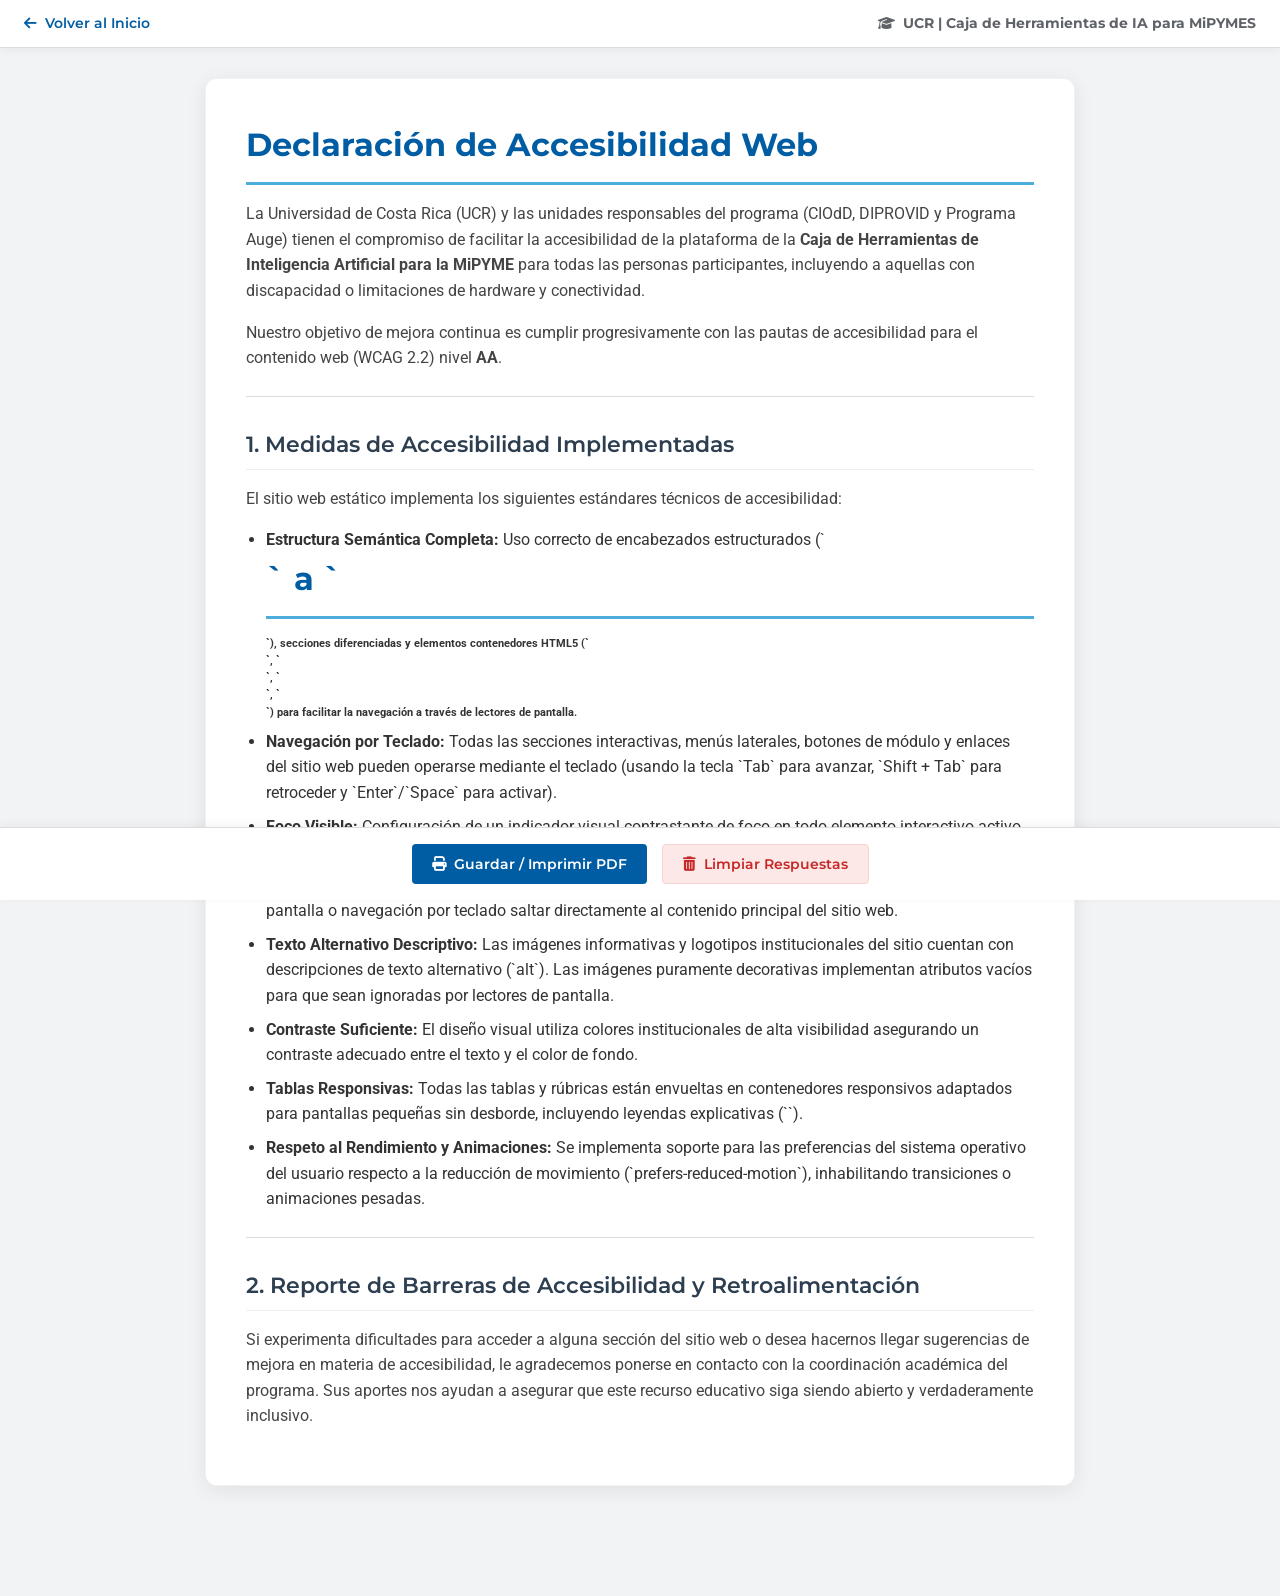
<file: politicas/declaracion-accesibilidad.html>
<!DOCTYPE html>
<html lang="es">
<head>
    <meta charset="UTF-8">
    <meta name="viewport" content="width=device-width, initial-scale=1.0">
    <title>Declaración de Accesibilidad Web - Caja de Herramientas IA</title>
    <link rel="stylesheet" href="../document-styles.css">
    <link rel="stylesheet" href="https://cdnjs.cloudflare.com/ajax/libs/font-awesome/6.4.0/css/all.min.css">
</head>
<body>

    <nav class="top-navbar">
        <a href="../index.html" class="back-btn">
            <i class="fas fa-arrow-left"></i> Volver al Inicio
        </a>
        <div class="navbar-brand">
            <i class="fas fa-graduation-cap"></i> UCR | Caja de Herramientas de IA para MiPYMES
        </div>
    </nav>

    <div class="doc-wrapper">
        <div class="doc-card">
            <h1>Declaración de Accesibilidad Web</h1>
<p>La Universidad de Costa Rica (UCR) y las unidades responsables del programa (CIOdD, DIPROVID y Programa Auge) tienen el compromiso de facilitar la accesibilidad de la plataforma de la <strong>Caja de Herramientas de Inteligencia Artificial para la MiPYME</strong> para todas las personas participantes, incluyendo a aquellas con discapacidad o limitaciones de hardware y conectividad.</p>
<p>Nuestro objetivo de mejora continua es cumplir progresivamente con las pautas de accesibilidad para el contenido web (WCAG 2.2) nivel <strong>AA</strong>.</p>
<hr>
<h2>1. Medidas de Accesibilidad Implementadas</h2>
<p>El sitio web estático implementa los siguientes estándares técnicos de accesibilidad:</p>
<ul>
<li><strong>Estructura Semántica Completa:</strong> Uso correcto de encabezados estructurados (`<h1>` a `<h6>`), secciones diferenciadas y elementos contenedores HTML5 (`<header>`, `<nav>`, `<main>`, `<footer>`) para facilitar la navegación a través de lectores de pantalla.</li>
<li><strong>Navegación por Teclado:</strong> Todas las secciones interactivas, menús laterales, botones de módulo y enlaces del sitio web pueden operarse mediante el teclado (usando la tecla `Tab` para avanzar, `Shift + Tab` para retroceder y `Enter`/`Space` para activar).</li>
<li><strong>Foco Visible:</strong> Configuración de un indicador visual contrastante de foco en todo elemento interactivo activo para guiar a los usuarios que navegan por teclado.</li>
<li><strong>Enlace de Salto (Skip-Link):</strong> Un enlace invisible en la cabecera que permite a usuarios con lectores de pantalla o navegación por teclado saltar directamente al contenido principal del sitio web.</li>
<li><strong>Texto Alternativo Descriptivo:</strong> Las imágenes informativas y logotipos institucionales del sitio cuentan con descripciones de texto alternativo (`alt`). Las imágenes puramente decorativas implementan atributos vacíos para que sean ignoradas por lectores de pantalla.</li>
<li><strong>Contraste Suficiente:</strong> El diseño visual utiliza colores institucionales de alta visibilidad asegurando un contraste adecuado entre el texto y el color de fondo.</li>
<li><strong>Tablas Responsivas:</strong> Todas las tablas y rúbricas están envueltas en contenedores responsivos adaptados para pantallas pequeñas sin desborde, incluyendo leyendas explicativas (`<caption>`).</li>
<li><strong>Respeto al Rendimiento y Animaciones:</strong> Se implementa soporte para las preferencias del sistema operativo del usuario respecto a la reducción de movimiento (`prefers-reduced-motion`), inhabilitando transiciones o animaciones pesadas.</li>
</ul>
<hr>
<h2>2. Reporte de Barreras de Accesibilidad y Retroalimentación</h2>
<p>Si experimenta dificultades para acceder a alguna sección del sitio web o desea hacernos llegar sugerencias de mejora en materia de accesibilidad, le agradecemos ponerse en contacto con la coordinación académica del programa. Sus aportes nos ayudan a asegurar que este recurso educativo siga siendo abierto y verdaderamente inclusivo.</p>
        </div>
    </div>

    <div class="action-panel">
        
        <button id="print-btn" class="btn btn-primary"><i class="fas fa-print"></i> Guardar / Imprimir PDF</button>
        <button id="reset-btn" class="btn btn-danger"><i class="fas fa-trash-alt"></i> Limpiar Respuestas</button>
    </div>

    <script>
        document.addEventListener('DOMContentLoaded', () => {
            const docId = window.location.pathname.split('/').pop().replace('.html', '');
            
            // Auto-grow textareas
            const textareas = document.querySelectorAll('textarea');
            textareas.forEach(ta => {
                const autoGrow = () => {
                    ta.style.height = 'auto';
                    ta.style.height = ta.scrollHeight + 'px';
                };
                ta.addEventListener('input', autoGrow);
                // Initial size adjustment
                setTimeout(autoGrow, 100);
            });

            // Load/Save inputs from LocalStorage
            const inputs = document.querySelectorAll('.interactive-input, .inline-input, input[type="checkbox"]');
            inputs.forEach((input, index) => {
                const key = `ucr-caja-${docId}-input-${index}`;
                const saved = localStorage.getItem(key);
                if (saved !== null) {
                    if (input.type === 'checkbox') {
                        input.checked = saved === 'true';
                    } else {
                        input.value = saved;
                        // Trigger input event to resize textarea
                        if (input.tagName === 'TEXTAREA') {
                            setTimeout(() => {
                                input.style.height = 'auto';
                                input.style.height = input.scrollHeight + 'px';
                            }, 100);
                        }
                    }
                }
                
                input.addEventListener('input', () => {
                    const val = input.type === 'checkbox' ? input.checked : input.value;
                    localStorage.setItem(key, val);
                });
            });

            // Interactive Rubrics Selection
            const rubricCells = document.querySelectorAll('.rubric-table td.rubric-cell');
            rubricCells.forEach(cell => {
                const rowIdx = cell.parentElement.rowIndex;
                const key = `ucr-caja-${docId}-rubric-row-${rowIdx}`;
                
                // Load saved selection
                const savedCol = localStorage.getItem(key);
                if (savedCol !== null && parseInt(savedCol) === cell.cellIndex) {
                    cell.classList.add('selected-level');
                }

                cell.addEventListener('click', () => {
                    cell.parentElement.querySelectorAll('td.rubric-cell').forEach(c => {
                        c.classList.remove('selected-level');
                    });
                    cell.classList.add('selected-level');
                    localStorage.setItem(key, cell.cellIndex);
                });
            });

            // Print Action
            document.getElementById('print-btn').addEventListener('click', () => {
                window.print();
            });

            // Reset Action
            document.getElementById('reset-btn').addEventListener('click', () => {
                if (confirm('¿Está seguro de que desea limpiar todas sus respuestas en este documento?')) {
                    inputs.forEach((input, index) => {
                        const key = `ucr-caja-${docId}-input-${index}`;
                        localStorage.removeItem(key);
                        if (input.type === 'checkbox') {
                            input.checked = false;
                        } else {
                            input.value = '';
                        }
                        if (input.tagName === 'TEXTAREA') {
                            input.style.height = 'auto';
                        }
                    });
                    
                    rubricCells.forEach(cell => {
                        cell.classList.remove('selected-level');
                    });
                    const rowCount = document.querySelectorAll('.rubric-table tr').length;
                    for(let i=0; i<rowCount; i++) {
                        localStorage.removeItem(`ucr-caja-${docId}-rubric-row-${i}`);
                    }
                }
            });

            // Export to Markdown Action
            const exportBtn = document.getElementById('export-btn');
            if (exportBtn) {
                exportBtn.addEventListener('click', () => {
                    let title = document.querySelector('h1').innerText;
                    let mdText = `# Trabajo Completado: ${title}\n\n`;
                    
                    // Simple export logic based on document type
                    if (document.querySelector('.bmc-grid')) {
                        // BMC Export
                        const cells = document.querySelectorAll('.bmc-cell');
                        cells.forEach(c => {
                            const header = c.querySelector('h3').innerText;
                            const val = c.querySelector('textarea').value || '(Vacío)';
                            mdText += `## ${header}\n${val}\n\n`;
                        });
                    } else if (document.querySelector('.swot-grid')) {
                        // SWOT Export
                        const quadrants = document.querySelectorAll('.swot-quadrant');
                        quadrants.forEach(q => {
                            const header = q.querySelector('h3').innerText;
                            const val = q.querySelector('textarea').value || '(Vacío)';
                            mdText += `## ${header}\n${val}\n\n`;
                        });
                    } else {
                        // General Template Export
                        const elements = document.querySelectorAll('.doc-card > *');
                        elements.forEach(el => {
                            if (el.tagName === 'H2') {
                                mdText += `## ${el.innerText}\n\n`;
                            } else if (el.tagName === 'H3') {
                                mdText += `### ${el.innerText}\n\n`;
                            } else if (el.tagName === 'P') {
                                // If paragraph contains inline inputs
                                let text = el.innerHTML;
                                const inputsInP = el.querySelectorAll('input, textarea');
                                if (inputsInP.length > 0) {
                                    inputsInP.forEach(inp => {
                                        text = text.replace(inp.outerHTML, `**${inp.value || '___'}**`);
                                    });
                                    // Remove html tags
                                    text = text.replace(/<[^>]*>/g, '');
                                    mdText += `${text}\n\n`;
                                } else {
                                    mdText += `${el.innerText}\n\n`;
                                }
                            } else if (el.tagName === 'UL' || el.tagName === 'OL') {
                                el.querySelectorAll('li').forEach(li => {
                                    let text = li.innerHTML;
                                    const inp = li.querySelector('input, textarea');
                                    if (inp) {
                                        if (inp.type === 'checkbox') {
                                            text = text.replace(inp.outerHTML, inp.checked ? '[x]' : '[ ]');
                                        } else {
                                            text = text.replace(inp.outerHTML, `**${inp.value || '___'}**`);
                                        }
                                    }
                                    text = text.replace(/<[^>]*>/g, '');
                                    mdText += `* ${text}\n`;
                                });
                                mdText += '\n';
                            }
                        });
                    }
                    
                    const blob = new Blob([mdText], { type: 'text/markdown;charset=utf-8;' });
                    const link = document.createElement('a');
                    link.href = URL.createObjectURL(blob);
                    link.setAttribute('download', `${docId}-completado.md`);
                    document.body.appendChild(link);
                    link.click();
                    document.body.removeChild(link);
                });
            }
        });
    </script>
</body>
</html>
</file>
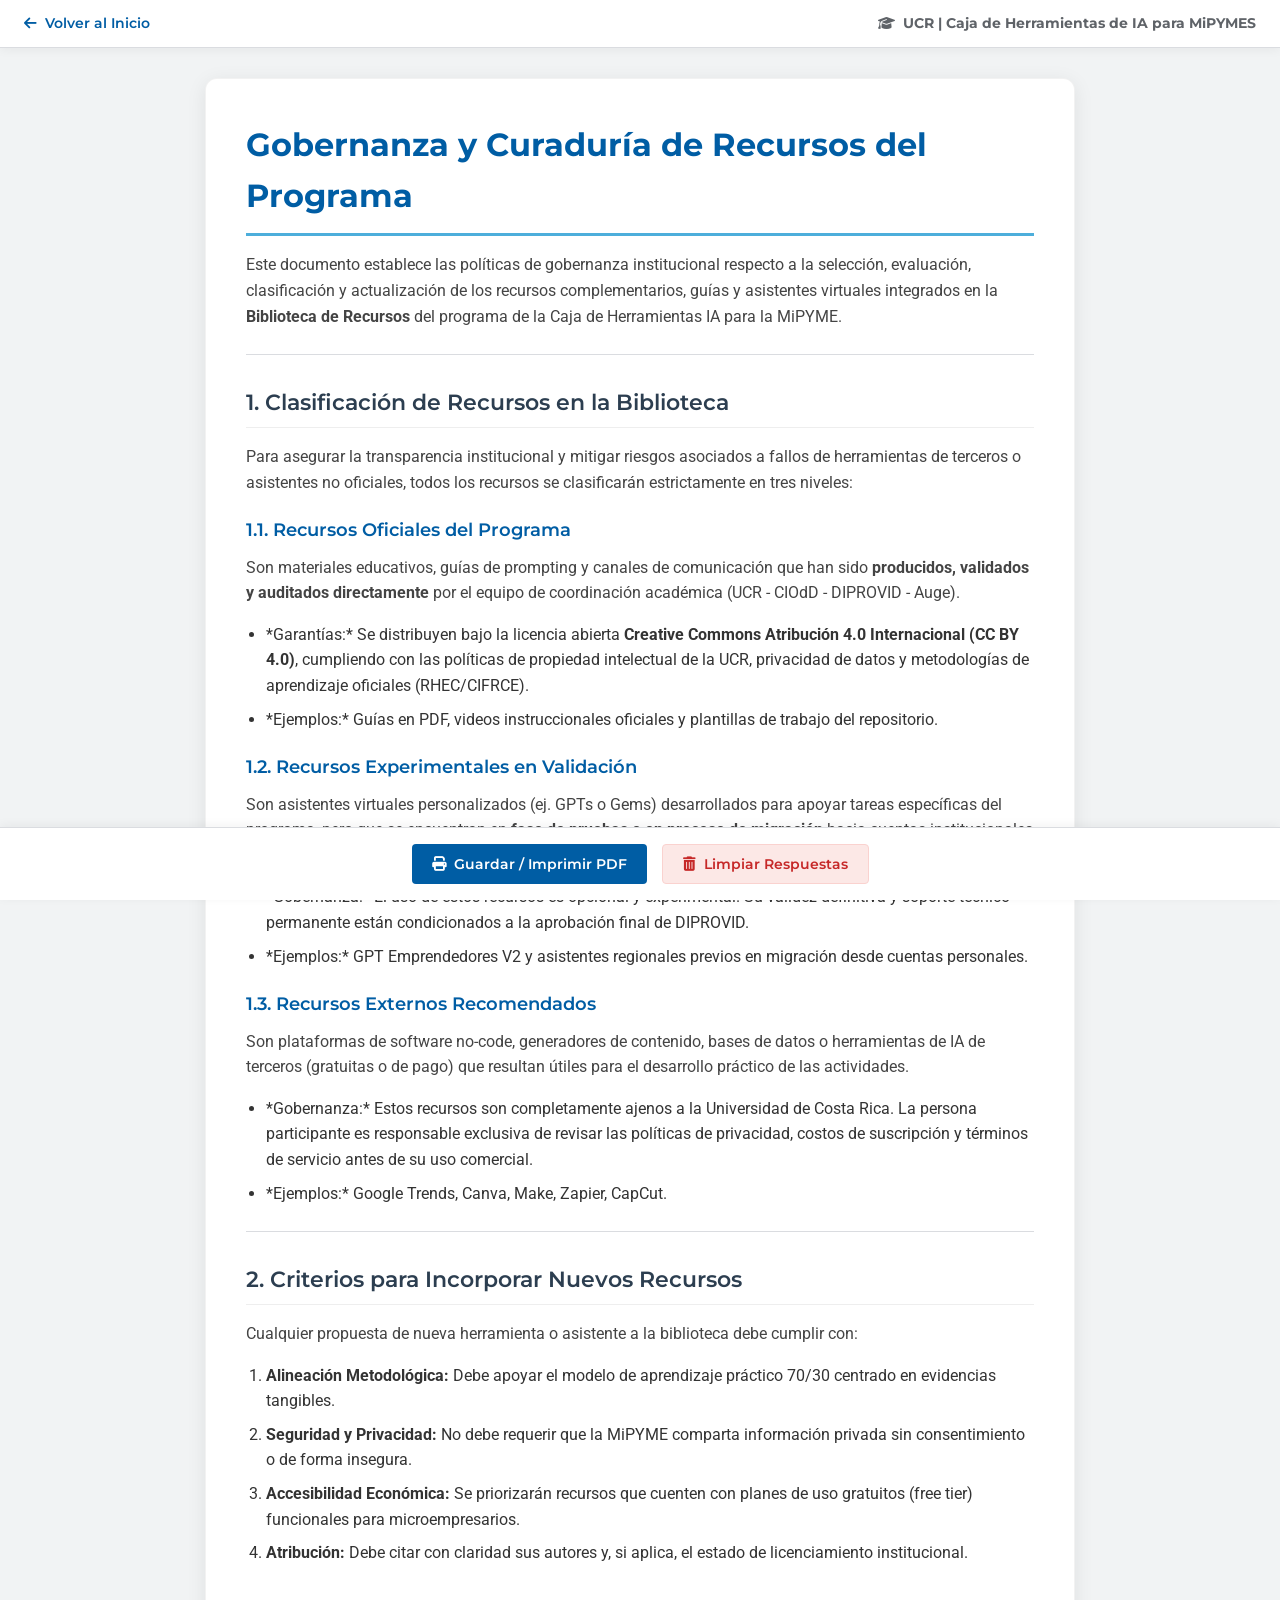
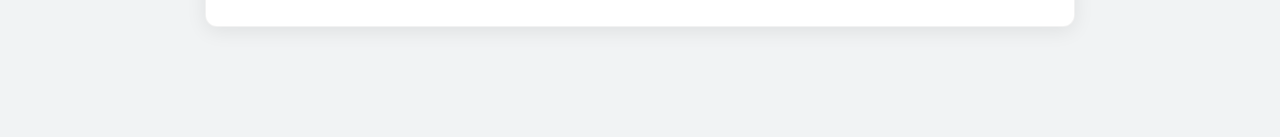
<file: politicas/gobernanza-recursos.html>
<!DOCTYPE html>
<html lang="es">
<head>
    <meta charset="UTF-8">
    <meta name="viewport" content="width=device-width, initial-scale=1.0">
    <title>Gobernanza y Curaduría de Recursos del Programa - Caja de Herramientas IA</title>
    <link rel="stylesheet" href="../document-styles.css">
    <link rel="stylesheet" href="https://cdnjs.cloudflare.com/ajax/libs/font-awesome/6.4.0/css/all.min.css">
</head>
<body>

    <nav class="top-navbar">
        <a href="../index.html" class="back-btn">
            <i class="fas fa-arrow-left"></i> Volver al Inicio
        </a>
        <div class="navbar-brand">
            <i class="fas fa-graduation-cap"></i> UCR | Caja de Herramientas de IA para MiPYMES
        </div>
    </nav>

    <div class="doc-wrapper">
        <div class="doc-card">
            <h1>Gobernanza y Curaduría de Recursos del Programa</h1>
<p>Este documento establece las políticas de gobernanza institucional respecto a la selección, evaluación, clasificación y actualización de los recursos complementarios, guías y asistentes virtuales integrados en la <strong>Biblioteca de Recursos</strong> del programa de la Caja de Herramientas IA para la MiPYME.</p>
<hr>
<h2>1. Clasificación de Recursos en la Biblioteca</h2>
<p>Para asegurar la transparencia institucional y mitigar riesgos asociados a fallos de herramientas de terceros o asistentes no oficiales, todos los recursos se clasificarán estrictamente en tres niveles:</p>
<h3>1.1. Recursos Oficiales del Programa</h3>
<p>Son materiales educativos, guías de prompting y canales de comunicación que han sido <strong>producidos, validados y auditados directamente</strong> por el equipo de coordinación académica (UCR - CIOdD - DIPROVID - Auge).</p>
<ul>
<li>*Garantías:* Se distribuyen bajo la licencia abierta <strong>Creative Commons Atribución 4.0 Internacional (CC BY 4.0)</strong>, cumpliendo con las políticas de propiedad intelectual de la UCR, privacidad de datos y metodologías de aprendizaje oficiales (RHEC/CIFRCE).</li>
<li>*Ejemplos:* Guías en PDF, videos instruccionales oficiales y plantillas de trabajo del repositorio.</li>
</ul>
<h3>1.2. Recursos Experimentales en Validación</h3>
<p>Son asistentes virtuales personalizados (ej. GPTs o Gems) desarrollados para apoyar tareas específicas del programa, pero que se encuentran en <strong>fase de pruebas o en proceso de migración</strong> hacia cuentas institucionales corporativas de la UCR o el Programa Auge.</p>
<ul>
<li>*Gobernanza:* El uso de estos recursos es opcional y experimental. Su validez definitiva y soporte técnico permanente están condicionados a la aprobación final de DIPROVID.</li>
<li>*Ejemplos:* GPT Emprendedores V2 y asistentes regionales previos en migración desde cuentas personales.</li>
</ul>
<h3>1.3. Recursos Externos Recomendados</h3>
<p>Son plataformas de software no-code, generadores de contenido, bases de datos o herramientas de IA de terceros (gratuitas o de pago) que resultan útiles para el desarrollo práctico de las actividades.</p>
<ul>
<li>*Gobernanza:* Estos recursos son completamente ajenos a la Universidad de Costa Rica. La persona participante es responsable exclusiva de revisar las políticas de privacidad, costos de suscripción y términos de servicio antes de su uso comercial.</li>
<li>*Ejemplos:* Google Trends, Canva, Make, Zapier, CapCut.</li>
</ul>
<hr>
<h2>2. Criterios para Incorporar Nuevos Recursos</h2>
<p>Cualquier propuesta de nueva herramienta o asistente a la biblioteca debe cumplir con:</p>
<ol>
<li><strong>Alineación Metodológica:</strong> Debe apoyar el modelo de aprendizaje práctico 70/30 centrado en evidencias tangibles.</li>
<li><strong>Seguridad y Privacidad:</strong> No debe requerir que la MiPYME comparta información privada sin consentimiento o de forma insegura.</li>
<li><strong>Accesibilidad Económica:</strong> Se priorizarán recursos que cuenten con planes de uso gratuitos (free tier) funcionales para microempresarios.</li>
<li><strong>Atribución:</strong> Debe citar con claridad sus autores y, si aplica, el estado de licenciamiento institucional.</li>
</ol>
        </div>
    </div>

    <div class="action-panel">
        
        <button id="print-btn" class="btn btn-primary"><i class="fas fa-print"></i> Guardar / Imprimir PDF</button>
        <button id="reset-btn" class="btn btn-danger"><i class="fas fa-trash-alt"></i> Limpiar Respuestas</button>
    </div>

    <script>
        document.addEventListener('DOMContentLoaded', () => {
            const docId = window.location.pathname.split('/').pop().replace('.html', '');
            
            // Auto-grow textareas
            const textareas = document.querySelectorAll('textarea');
            textareas.forEach(ta => {
                const autoGrow = () => {
                    ta.style.height = 'auto';
                    ta.style.height = ta.scrollHeight + 'px';
                };
                ta.addEventListener('input', autoGrow);
                // Initial size adjustment
                setTimeout(autoGrow, 100);
            });

            // Load/Save inputs from LocalStorage
            const inputs = document.querySelectorAll('.interactive-input, .inline-input, input[type="checkbox"]');
            inputs.forEach((input, index) => {
                const key = `ucr-caja-${docId}-input-${index}`;
                const saved = localStorage.getItem(key);
                if (saved !== null) {
                    if (input.type === 'checkbox') {
                        input.checked = saved === 'true';
                    } else {
                        input.value = saved;
                        // Trigger input event to resize textarea
                        if (input.tagName === 'TEXTAREA') {
                            setTimeout(() => {
                                input.style.height = 'auto';
                                input.style.height = input.scrollHeight + 'px';
                            }, 100);
                        }
                    }
                }
                
                input.addEventListener('input', () => {
                    const val = input.type === 'checkbox' ? input.checked : input.value;
                    localStorage.setItem(key, val);
                });
            });

            // Interactive Rubrics Selection
            const rubricCells = document.querySelectorAll('.rubric-table td.rubric-cell');
            rubricCells.forEach(cell => {
                const rowIdx = cell.parentElement.rowIndex;
                const key = `ucr-caja-${docId}-rubric-row-${rowIdx}`;
                
                // Load saved selection
                const savedCol = localStorage.getItem(key);
                if (savedCol !== null && parseInt(savedCol) === cell.cellIndex) {
                    cell.classList.add('selected-level');
                }

                cell.addEventListener('click', () => {
                    cell.parentElement.querySelectorAll('td.rubric-cell').forEach(c => {
                        c.classList.remove('selected-level');
                    });
                    cell.classList.add('selected-level');
                    localStorage.setItem(key, cell.cellIndex);
                });
            });

            // Print Action
            document.getElementById('print-btn').addEventListener('click', () => {
                window.print();
            });

            // Reset Action
            document.getElementById('reset-btn').addEventListener('click', () => {
                if (confirm('¿Está seguro de que desea limpiar todas sus respuestas en este documento?')) {
                    inputs.forEach((input, index) => {
                        const key = `ucr-caja-${docId}-input-${index}`;
                        localStorage.removeItem(key);
                        if (input.type === 'checkbox') {
                            input.checked = false;
                        } else {
                            input.value = '';
                        }
                        if (input.tagName === 'TEXTAREA') {
                            input.style.height = 'auto';
                        }
                    });
                    
                    rubricCells.forEach(cell => {
                        cell.classList.remove('selected-level');
                    });
                    const rowCount = document.querySelectorAll('.rubric-table tr').length;
                    for(let i=0; i<rowCount; i++) {
                        localStorage.removeItem(`ucr-caja-${docId}-rubric-row-${i}`);
                    }
                }
            });

            // Export to Markdown Action
            const exportBtn = document.getElementById('export-btn');
            if (exportBtn) {
                exportBtn.addEventListener('click', () => {
                    let title = document.querySelector('h1').innerText;
                    let mdText = `# Trabajo Completado: ${title}\n\n`;
                    
                    // Simple export logic based on document type
                    if (document.querySelector('.bmc-grid')) {
                        // BMC Export
                        const cells = document.querySelectorAll('.bmc-cell');
                        cells.forEach(c => {
                            const header = c.querySelector('h3').innerText;
                            const val = c.querySelector('textarea').value || '(Vacío)';
                            mdText += `## ${header}\n${val}\n\n`;
                        });
                    } else if (document.querySelector('.swot-grid')) {
                        // SWOT Export
                        const quadrants = document.querySelectorAll('.swot-quadrant');
                        quadrants.forEach(q => {
                            const header = q.querySelector('h3').innerText;
                            const val = q.querySelector('textarea').value || '(Vacío)';
                            mdText += `## ${header}\n${val}\n\n`;
                        });
                    } else {
                        // General Template Export
                        const elements = document.querySelectorAll('.doc-card > *');
                        elements.forEach(el => {
                            if (el.tagName === 'H2') {
                                mdText += `## ${el.innerText}\n\n`;
                            } else if (el.tagName === 'H3') {
                                mdText += `### ${el.innerText}\n\n`;
                            } else if (el.tagName === 'P') {
                                // If paragraph contains inline inputs
                                let text = el.innerHTML;
                                const inputsInP = el.querySelectorAll('input, textarea');
                                if (inputsInP.length > 0) {
                                    inputsInP.forEach(inp => {
                                        text = text.replace(inp.outerHTML, `**${inp.value || '___'}**`);
                                    });
                                    // Remove html tags
                                    text = text.replace(/<[^>]*>/g, '');
                                    mdText += `${text}\n\n`;
                                } else {
                                    mdText += `${el.innerText}\n\n`;
                                }
                            } else if (el.tagName === 'UL' || el.tagName === 'OL') {
                                el.querySelectorAll('li').forEach(li => {
                                    let text = li.innerHTML;
                                    const inp = li.querySelector('input, textarea');
                                    if (inp) {
                                        if (inp.type === 'checkbox') {
                                            text = text.replace(inp.outerHTML, inp.checked ? '[x]' : '[ ]');
                                        } else {
                                            text = text.replace(inp.outerHTML, `**${inp.value || '___'}**`);
                                        }
                                    }
                                    text = text.replace(/<[^>]*>/g, '');
                                    mdText += `* ${text}\n`;
                                });
                                mdText += '\n';
                            }
                        });
                    }
                    
                    const blob = new Blob([mdText], { type: 'text/markdown;charset=utf-8;' });
                    const link = document.createElement('a');
                    link.href = URL.createObjectURL(blob);
                    link.setAttribute('download', `${docId}-completado.md`);
                    document.body.appendChild(link);
                    link.click();
                    document.body.removeChild(link);
                });
            }
        });
    </script>
</body>
</html>
</file>
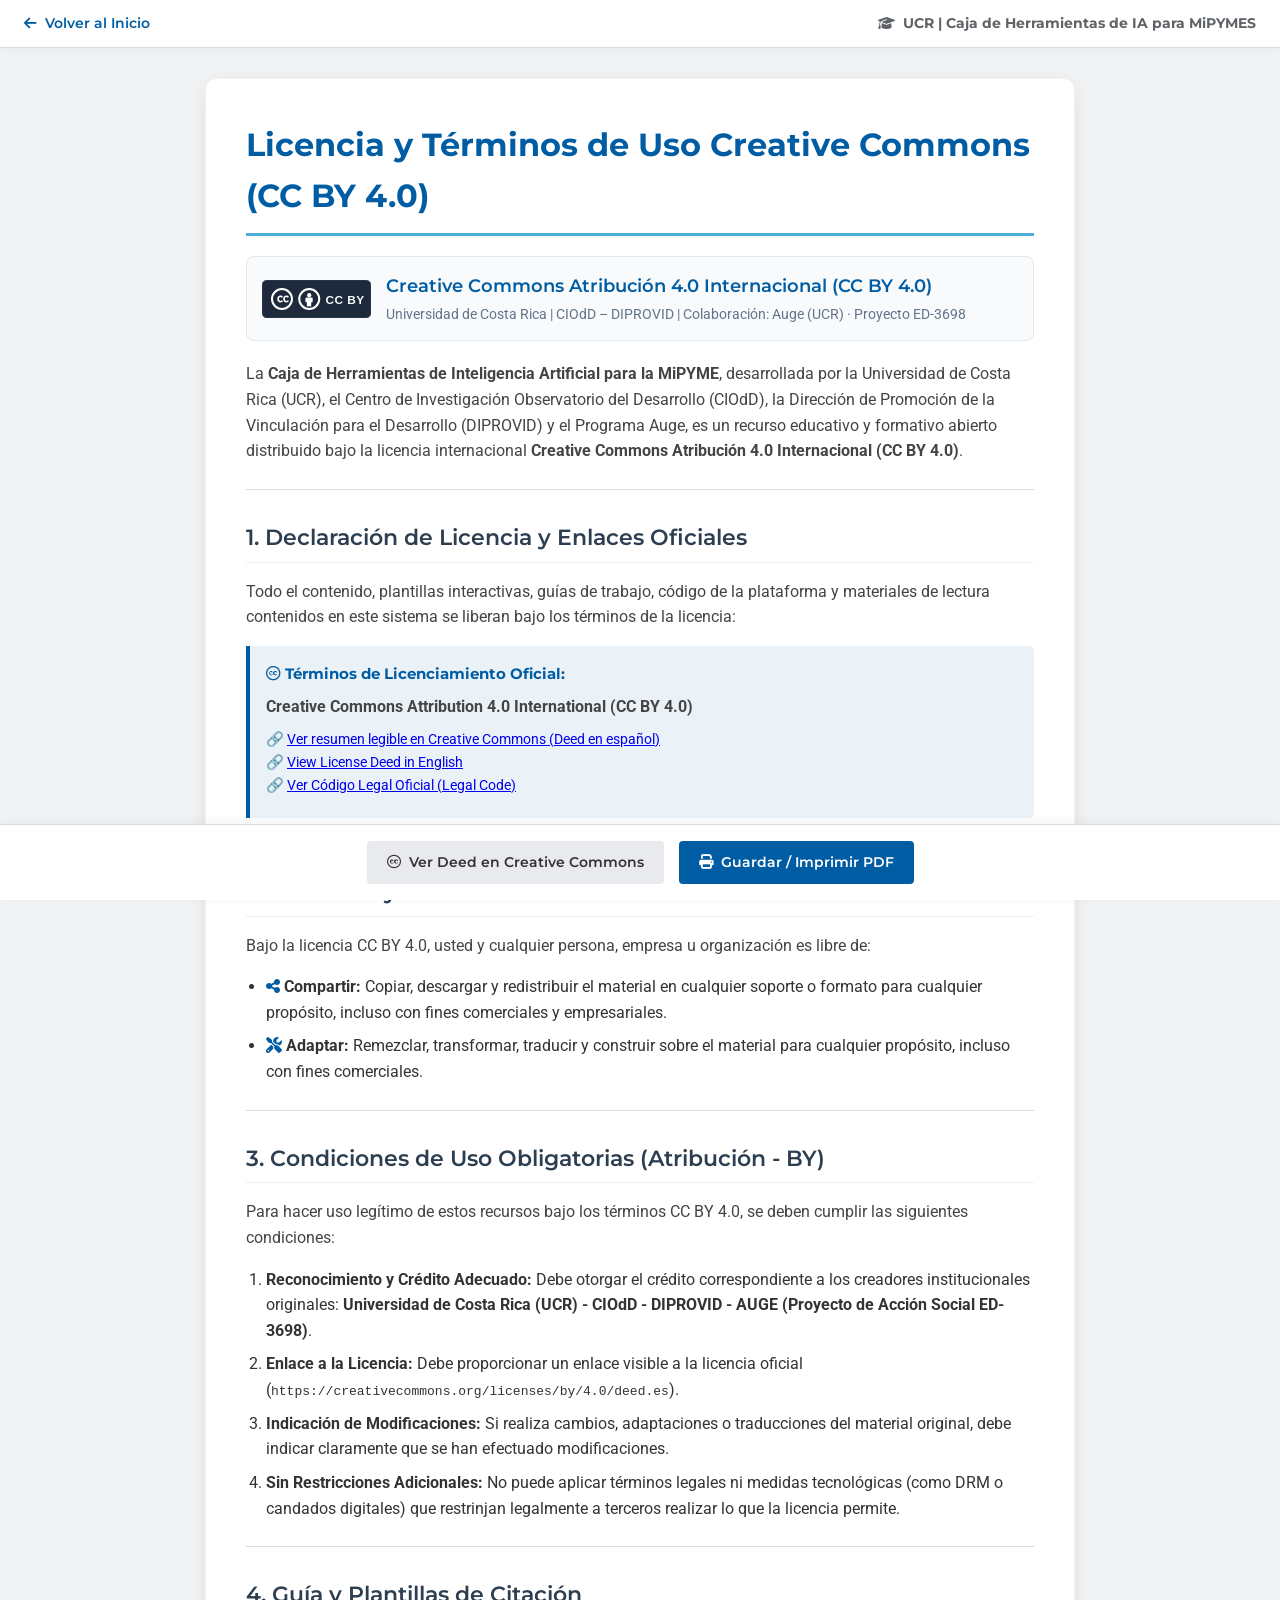
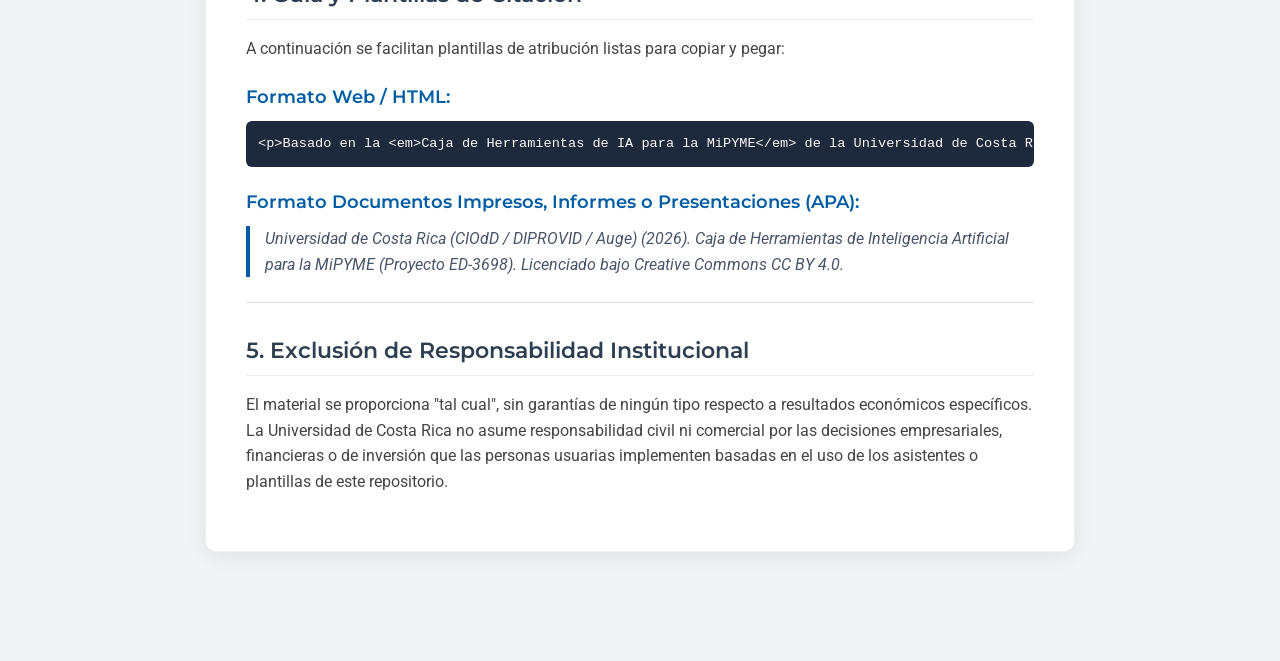
<file: politicas/licencia.html>
<!DOCTYPE html>
<html lang="es">
<head>
    <meta charset="UTF-8">
    <meta name="viewport" content="width=device-width, initial-scale=1.0">
    <title>Licencia Creative Commons CC BY 4.0 - Caja de Herramientas IA</title>
    <link rel="stylesheet" href="../document-styles.css">
    <link rel="stylesheet" href="https://cdnjs.cloudflare.com/ajax/libs/font-awesome/6.4.0/css/all.min.css">
</head>
<body>

    <nav class="top-navbar">
        <a href="../index.html" class="back-btn">
            <i class="fas fa-arrow-left"></i> Volver al Inicio
        </a>
        <div class="navbar-brand">
            <i class="fas fa-graduation-cap"></i> UCR | Caja de Herramientas de IA para MiPYMES
        </div>
    </nav>

    <div class="doc-wrapper">
        <div class="doc-card">
            <h1>Licencia y Términos de Uso Creative Commons (CC BY 4.0)</h1>
            
            <div style="display: flex; align-items: center; gap: 15px; margin: 20px 0; background: #f8fafc; padding: 15px; border-radius: 8px; border: 1px solid #e2e8f0; flex-wrap: wrap;">
                <img src="../logos/cc-by.svg" alt="Insignia Creative Commons CC BY" style="height: 38px; width: auto;">
                <div>
                    <h3 style="margin: 0; color: #005da4; font-size: 1.1rem;">Creative Commons Atribución 4.0 Internacional (CC BY 4.0)</h3>
                    <p style="margin: 3px 0 0 0; color: #64748b; font-size: 0.85rem;">Universidad de Costa Rica | CIOdD – DIPROVID | Colaboración: Auge (UCR) · Proyecto ED-3698</p>
                </div>
            </div>

            <p>La <strong>Caja de Herramientas de Inteligencia Artificial para la MiPYME</strong>, desarrollada por la Universidad de Costa Rica (UCR), el Centro de Investigación Observatorio del Desarrollo (CIOdD), la Dirección de Promoción de la Vinculación para el Desarrollo (DIPROVID) y el Programa Auge, es un recurso educativo y formativo abierto distribuido bajo la licencia internacional <strong>Creative Commons Atribución 4.0 Internacional (CC BY 4.0)</strong>.</p>
            
            <hr>
            
            <h2>1. Declaración de Licencia y Enlaces Oficiales</h2>
            <p>Todo el contenido, plantillas interactivas, guías de trabajo, código de la plataforma y materiales de lectura contenidos en este sistema se liberan bajo los términos de la licencia:</p>
            
            <div class="info-box" style="margin: 15px 0;">
                <div class="info-box-title"><i class="fab fa-creative-commons"></i> Términos de Licenciamiento Oficial:</div>
                <p style="margin: 8px 0;"><strong>Creative Commons Attribution 4.0 International (CC BY 4.0)</strong></p>
                <p style="margin: 5px 0; font-size: 0.9rem;">
                    🔗 <a href="https://creativecommons.org/licenses/by/4.0/deed.es" target="_blank" rel="noopener noreferrer">Ver resumen legible en Creative Commons (Deed en español)</a><br>
                    🔗 <a href="https://creativecommons.org/licenses/by/4.0/" target="_blank" rel="noopener noreferrer">View License Deed in English</a><br>
                    🔗 <a href="https://creativecommons.org/licenses/by/4.0/legalcode.es" target="_blank" rel="noopener noreferrer">Ver Código Legal Oficial (Legal Code)</a>
                </p>
            </div>

            <hr>

            <h2>2. Derechos y Libertades Concedidas</h2>
            <p>Bajo la licencia CC BY 4.0, usted y cualquier persona, empresa u organización es libre de:</p>
            <ul>
                <li><strong><i class="fas fa-share-alt" style="color: #005da4;"></i> Compartir:</strong> Copiar, descargar y redistribuir el material en cualquier soporte o formato para cualquier propósito, incluso con fines comerciales y empresariales.</li>
                <li><strong><i class="fas fa-tools" style="color: #005da4;"></i> Adaptar:</strong> Remezclar, transformar, traducir y construir sobre el material para cualquier propósito, incluso con fines comerciales.</li>
            </ul>

            <hr>

            <h2>3. Condiciones de Uso Obligatorias (Atribución - BY)</h2>
            <p>Para hacer uso legítimo de estos recursos bajo los términos CC BY 4.0, se deben cumplir las siguientes condiciones:</p>
            <ol>
                <li><strong>Reconocimiento y Crédito Adecuado:</strong> Debe otorgar el crédito correspondiente a los creadores institucionales originales: <strong>Universidad de Costa Rica (UCR) - CIOdD - DIPROVID - AUGE (Proyecto de Acción Social ED-3698)</strong>.</li>
                <li><strong>Enlace a la Licencia:</strong> Debe proporcionar un enlace visible a la licencia oficial (<code>https://creativecommons.org/licenses/by/4.0/deed.es</code>).</li>
                <li><strong>Indicación de Modificaciones:</strong> Si realiza cambios, adaptaciones o traducciones del material original, debe indicar claramente que se han efectuado modificaciones.</li>
                <li><strong>Sin Restricciones Adicionales:</strong> No puede aplicar términos legales ni medidas tecnológicas (como DRM o candados digitales) que restrinjan legalmente a terceros realizar lo que la licencia permite.</li>
            </ol>

            <hr>

            <h2>4. Guía y Plantillas de Citación</h2>
            <p>A continuación se facilitan plantillas de atribución listas para copiar y pegar:</p>
            
            <h3>Formato Web / HTML:</h3>
            <pre style="background: #1e293b; color: #f8fafc; padding: 12px; border-radius: 6px; overflow-x: auto; font-size: 0.85rem;"><code>&lt;p&gt;Basado en la &lt;em&gt;Caja de Herramientas de IA para la MiPYME&lt;/em&gt; de la Universidad de Costa Rica (CIOdD - DIPROVID - Auge), disponible bajo licencia &lt;a href="https://creativecommons.org/licenses/by/4.0/deed.es" target="_blank" rel="noopener noreferrer"&gt;Creative Commons CC BY 4.0&lt;/a&gt;.&lt;/p&gt;</code></pre>

            <h3>Formato Documentos Impresos, Informes o Presentaciones (APA):</h3>
            <blockquote style="border-left: 4px solid #005da4; margin: 10px 0; padding-left: 15px; font-style: italic; color: #475569;">
                Universidad de Costa Rica (CIOdD / DIPROVID / Auge) (2026). <em>Caja de Herramientas de Inteligencia Artificial para la MiPYME</em> (Proyecto ED-3698). Licenciado bajo Creative Commons CC BY 4.0.
            </blockquote>

            <hr>

            <h2>5. Exclusión de Responsabilidad Institucional</h2>
            <p>El material se proporciona "tal cual", sin garantías de ningún tipo respecto a resultados económicos específicos. La Universidad de Costa Rica no asume responsabilidad civil ni comercial por las decisiones empresariales, financieras o de inversión que las personas usuarias implementen basadas en el uso de los asistentes o plantillas de este repositorio.</p>
        </div>
    </div>

    <div class="action-panel">
        <a href="https://creativecommons.org/licenses/by/4.0/deed.es" target="_blank" rel="noopener noreferrer" class="btn btn-secondary"><i class="fab fa-creative-commons"></i> Ver Deed en Creative Commons</a>
        <button id="print-btn" class="btn btn-primary"><i class="fas fa-print"></i> Guardar / Imprimir PDF</button>
    </div>

    <script>
        document.addEventListener('DOMContentLoaded', () => {
            document.getElementById('print-btn').addEventListener('click', () => {
                window.print();
            });
        });
    </script>
</body>
</html>
</file>
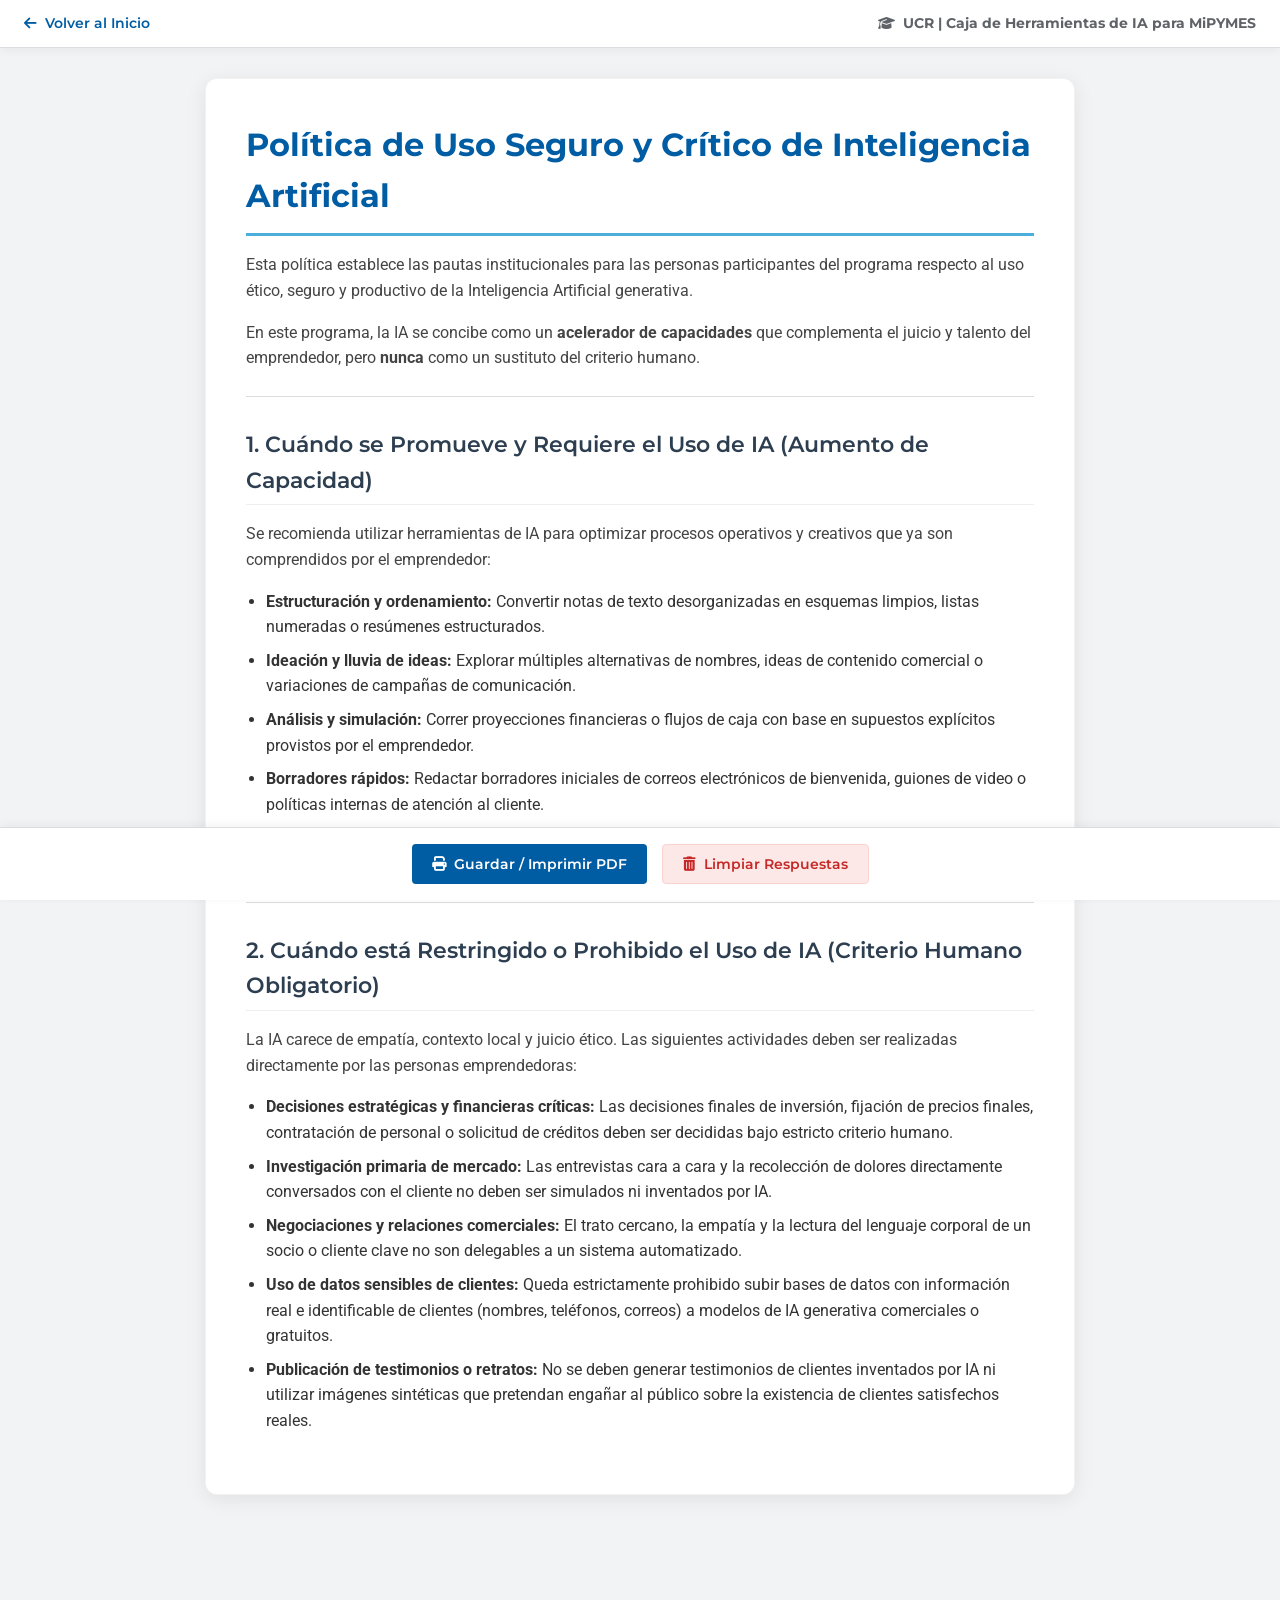
<file: politicas/politica-uso-ia.html>
<!DOCTYPE html>
<html lang="es">
<head>
    <meta charset="UTF-8">
    <meta name="viewport" content="width=device-width, initial-scale=1.0">
    <title>Política de Uso Seguro y Crítico de Inteligencia Artificial - Caja de Herramientas IA</title>
    <link rel="stylesheet" href="../document-styles.css">
    <link rel="stylesheet" href="https://cdnjs.cloudflare.com/ajax/libs/font-awesome/6.4.0/css/all.min.css">
</head>
<body>

    <nav class="top-navbar">
        <a href="../index.html" class="back-btn">
            <i class="fas fa-arrow-left"></i> Volver al Inicio
        </a>
        <div class="navbar-brand">
            <i class="fas fa-graduation-cap"></i> UCR | Caja de Herramientas de IA para MiPYMES
        </div>
    </nav>

    <div class="doc-wrapper">
        <div class="doc-card">
            <h1>Política de Uso Seguro y Crítico de Inteligencia Artificial</h1>
<p>Esta política establece las pautas institucionales para las personas participantes del programa respecto al uso ético, seguro y productivo de la Inteligencia Artificial generativa.</p>
<p>En este programa, la IA se concibe como un <strong>acelerador de capacidades</strong> que complementa el juicio y talento del emprendedor, pero <strong>nunca</strong> como un sustituto del criterio humano.</p>
<hr>
<h2>1. Cuándo se Promueve y Requiere el Uso de IA (Aumento de Capacidad)</h2>
<p>Se recomienda utilizar herramientas de IA para optimizar procesos operativos y creativos que ya son comprendidos por el emprendedor:</p>
<ul>
<li><strong>Estructuración y ordenamiento:</strong> Convertir notas de texto desorganizadas en esquemas limpios, listas numeradas o resúmenes estructurados.</li>
<li><strong>Ideación y lluvia de ideas:</strong> Explorar múltiples alternativas de nombres, ideas de contenido comercial o variaciones de campañas de comunicación.</li>
<li><strong>Análisis y simulación:</strong> Correr proyecciones financieras o flujos de caja con base en supuestos explícitos provistos por el emprendedor.</li>
<li><strong>Borradores rápidos:</strong> Redactar borradores iniciales de correos electrónicos de bienvenida, guiones de video o políticas internas de atención al cliente.</li>
<li><strong>Automatización de tareas rutinarias:</strong> Construir reglas lógicas para mover datos de un punto a otro (ej. registro automático de un lead en un CRM de prueba).</li>
</ul>
<hr>
<h2>2. Cuándo está Restringido o Prohibido el Uso de IA (Criterio Humano Obligatorio)</h2>
<p>La IA carece de empatía, contexto local y juicio ético. Las siguientes actividades deben ser realizadas directamente por las personas emprendedoras:</p>
<ul>
<li><strong>Decisiones estratégicas y financieras críticas:</strong> Las decisiones finales de inversión, fijación de precios finales, contratación de personal o solicitud de créditos deben ser decididas bajo estricto criterio humano.</li>
<li><strong>Investigación primaria de mercado:</strong> Las entrevistas cara a cara y la recolección de dolores directamente conversados con el cliente no deben ser simulados ni inventados por IA.</li>
<li><strong>Negociaciones y relaciones comerciales:</strong> El trato cercano, la empatía y la lectura del lenguaje corporal de un socio o cliente clave no son delegables a un sistema automatizado.</li>
<li><strong>Uso de datos sensibles de clientes:</strong> Queda estrictamente prohibido subir bases de datos con información real e identificable de clientes (nombres, teléfonos, correos) a modelos de IA generativa comerciales o gratuitos.</li>
<li><strong>Publicación de testimonios o retratos:</strong> No se deben generar testimonios de clientes inventados por IA ni utilizar imágenes sintéticas que pretendan engañar al público sobre la existencia de clientes satisfechos reales.</li>
</ul>
        </div>
    </div>

    <div class="action-panel">
        
        <button id="print-btn" class="btn btn-primary"><i class="fas fa-print"></i> Guardar / Imprimir PDF</button>
        <button id="reset-btn" class="btn btn-danger"><i class="fas fa-trash-alt"></i> Limpiar Respuestas</button>
    </div>

    <script>
        document.addEventListener('DOMContentLoaded', () => {
            const docId = window.location.pathname.split('/').pop().replace('.html', '');
            
            // Auto-grow textareas
            const textareas = document.querySelectorAll('textarea');
            textareas.forEach(ta => {
                const autoGrow = () => {
                    ta.style.height = 'auto';
                    ta.style.height = ta.scrollHeight + 'px';
                };
                ta.addEventListener('input', autoGrow);
                // Initial size adjustment
                setTimeout(autoGrow, 100);
            });

            // Load/Save inputs from LocalStorage
            const inputs = document.querySelectorAll('.interactive-input, .inline-input, input[type="checkbox"]');
            inputs.forEach((input, index) => {
                const key = `ucr-caja-${docId}-input-${index}`;
                const saved = localStorage.getItem(key);
                if (saved !== null) {
                    if (input.type === 'checkbox') {
                        input.checked = saved === 'true';
                    } else {
                        input.value = saved;
                        // Trigger input event to resize textarea
                        if (input.tagName === 'TEXTAREA') {
                            setTimeout(() => {
                                input.style.height = 'auto';
                                input.style.height = input.scrollHeight + 'px';
                            }, 100);
                        }
                    }
                }
                
                input.addEventListener('input', () => {
                    const val = input.type === 'checkbox' ? input.checked : input.value;
                    localStorage.setItem(key, val);
                });
            });

            // Interactive Rubrics Selection
            const rubricCells = document.querySelectorAll('.rubric-table td.rubric-cell');
            rubricCells.forEach(cell => {
                const rowIdx = cell.parentElement.rowIndex;
                const key = `ucr-caja-${docId}-rubric-row-${rowIdx}`;
                
                // Load saved selection
                const savedCol = localStorage.getItem(key);
                if (savedCol !== null && parseInt(savedCol) === cell.cellIndex) {
                    cell.classList.add('selected-level');
                }

                cell.addEventListener('click', () => {
                    cell.parentElement.querySelectorAll('td.rubric-cell').forEach(c => {
                        c.classList.remove('selected-level');
                    });
                    cell.classList.add('selected-level');
                    localStorage.setItem(key, cell.cellIndex);
                });
            });

            // Print Action
            document.getElementById('print-btn').addEventListener('click', () => {
                window.print();
            });

            // Reset Action
            document.getElementById('reset-btn').addEventListener('click', () => {
                if (confirm('¿Está seguro de que desea limpiar todas sus respuestas en este documento?')) {
                    inputs.forEach((input, index) => {
                        const key = `ucr-caja-${docId}-input-${index}`;
                        localStorage.removeItem(key);
                        if (input.type === 'checkbox') {
                            input.checked = false;
                        } else {
                            input.value = '';
                        }
                        if (input.tagName === 'TEXTAREA') {
                            input.style.height = 'auto';
                        }
                    });
                    
                    rubricCells.forEach(cell => {
                        cell.classList.remove('selected-level');
                    });
                    const rowCount = document.querySelectorAll('.rubric-table tr').length;
                    for(let i=0; i<rowCount; i++) {
                        localStorage.removeItem(`ucr-caja-${docId}-rubric-row-${i}`);
                    }
                }
            });

            // Export to Markdown Action
            const exportBtn = document.getElementById('export-btn');
            if (exportBtn) {
                exportBtn.addEventListener('click', () => {
                    let title = document.querySelector('h1').innerText;
                    let mdText = `# Trabajo Completado: ${title}\n\n`;
                    
                    // Simple export logic based on document type
                    if (document.querySelector('.bmc-grid')) {
                        // BMC Export
                        const cells = document.querySelectorAll('.bmc-cell');
                        cells.forEach(c => {
                            const header = c.querySelector('h3').innerText;
                            const val = c.querySelector('textarea').value || '(Vacío)';
                            mdText += `## ${header}\n${val}\n\n`;
                        });
                    } else if (document.querySelector('.swot-grid')) {
                        // SWOT Export
                        const quadrants = document.querySelectorAll('.swot-quadrant');
                        quadrants.forEach(q => {
                            const header = q.querySelector('h3').innerText;
                            const val = q.querySelector('textarea').value || '(Vacío)';
                            mdText += `## ${header}\n${val}\n\n`;
                        });
                    } else {
                        // General Template Export
                        const elements = document.querySelectorAll('.doc-card > *');
                        elements.forEach(el => {
                            if (el.tagName === 'H2') {
                                mdText += `## ${el.innerText}\n\n`;
                            } else if (el.tagName === 'H3') {
                                mdText += `### ${el.innerText}\n\n`;
                            } else if (el.tagName === 'P') {
                                // If paragraph contains inline inputs
                                let text = el.innerHTML;
                                const inputsInP = el.querySelectorAll('input, textarea');
                                if (inputsInP.length > 0) {
                                    inputsInP.forEach(inp => {
                                        text = text.replace(inp.outerHTML, `**${inp.value || '___'}**`);
                                    });
                                    // Remove html tags
                                    text = text.replace(/<[^>]*>/g, '');
                                    mdText += `${text}\n\n`;
                                } else {
                                    mdText += `${el.innerText}\n\n`;
                                }
                            } else if (el.tagName === 'UL' || el.tagName === 'OL') {
                                el.querySelectorAll('li').forEach(li => {
                                    let text = li.innerHTML;
                                    const inp = li.querySelector('input, textarea');
                                    if (inp) {
                                        if (inp.type === 'checkbox') {
                                            text = text.replace(inp.outerHTML, inp.checked ? '[x]' : '[ ]');
                                        } else {
                                            text = text.replace(inp.outerHTML, `**${inp.value || '___'}**`);
                                        }
                                    }
                                    text = text.replace(/<[^>]*>/g, '');
                                    mdText += `* ${text}\n`;
                                });
                                mdText += '\n';
                            }
                        });
                    }
                    
                    const blob = new Blob([mdText], { type: 'text/markdown;charset=utf-8;' });
                    const link = document.createElement('a');
                    link.href = URL.createObjectURL(blob);
                    link.setAttribute('download', `${docId}-completado.md`);
                    document.body.appendChild(link);
                    link.click();
                    document.body.removeChild(link);
                });
            }
        });
    </script>
</body>
</html>
</file>
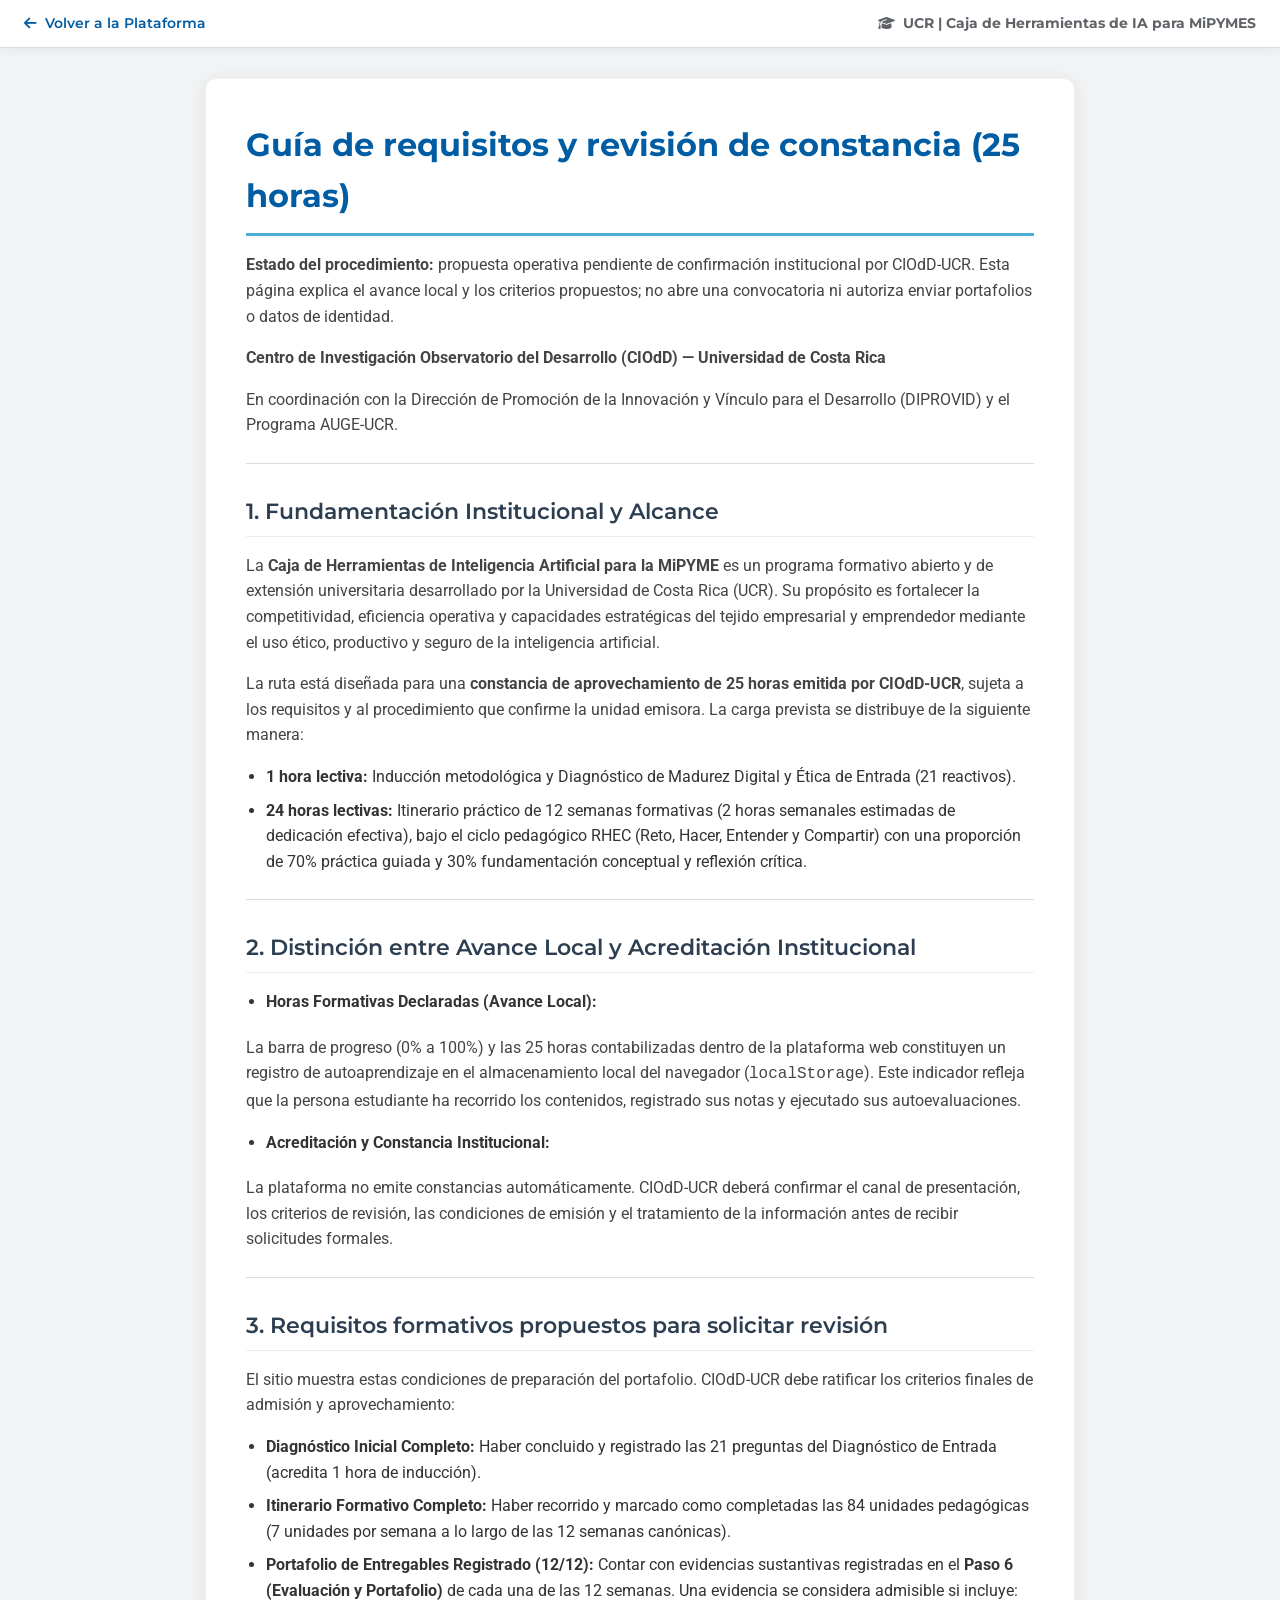
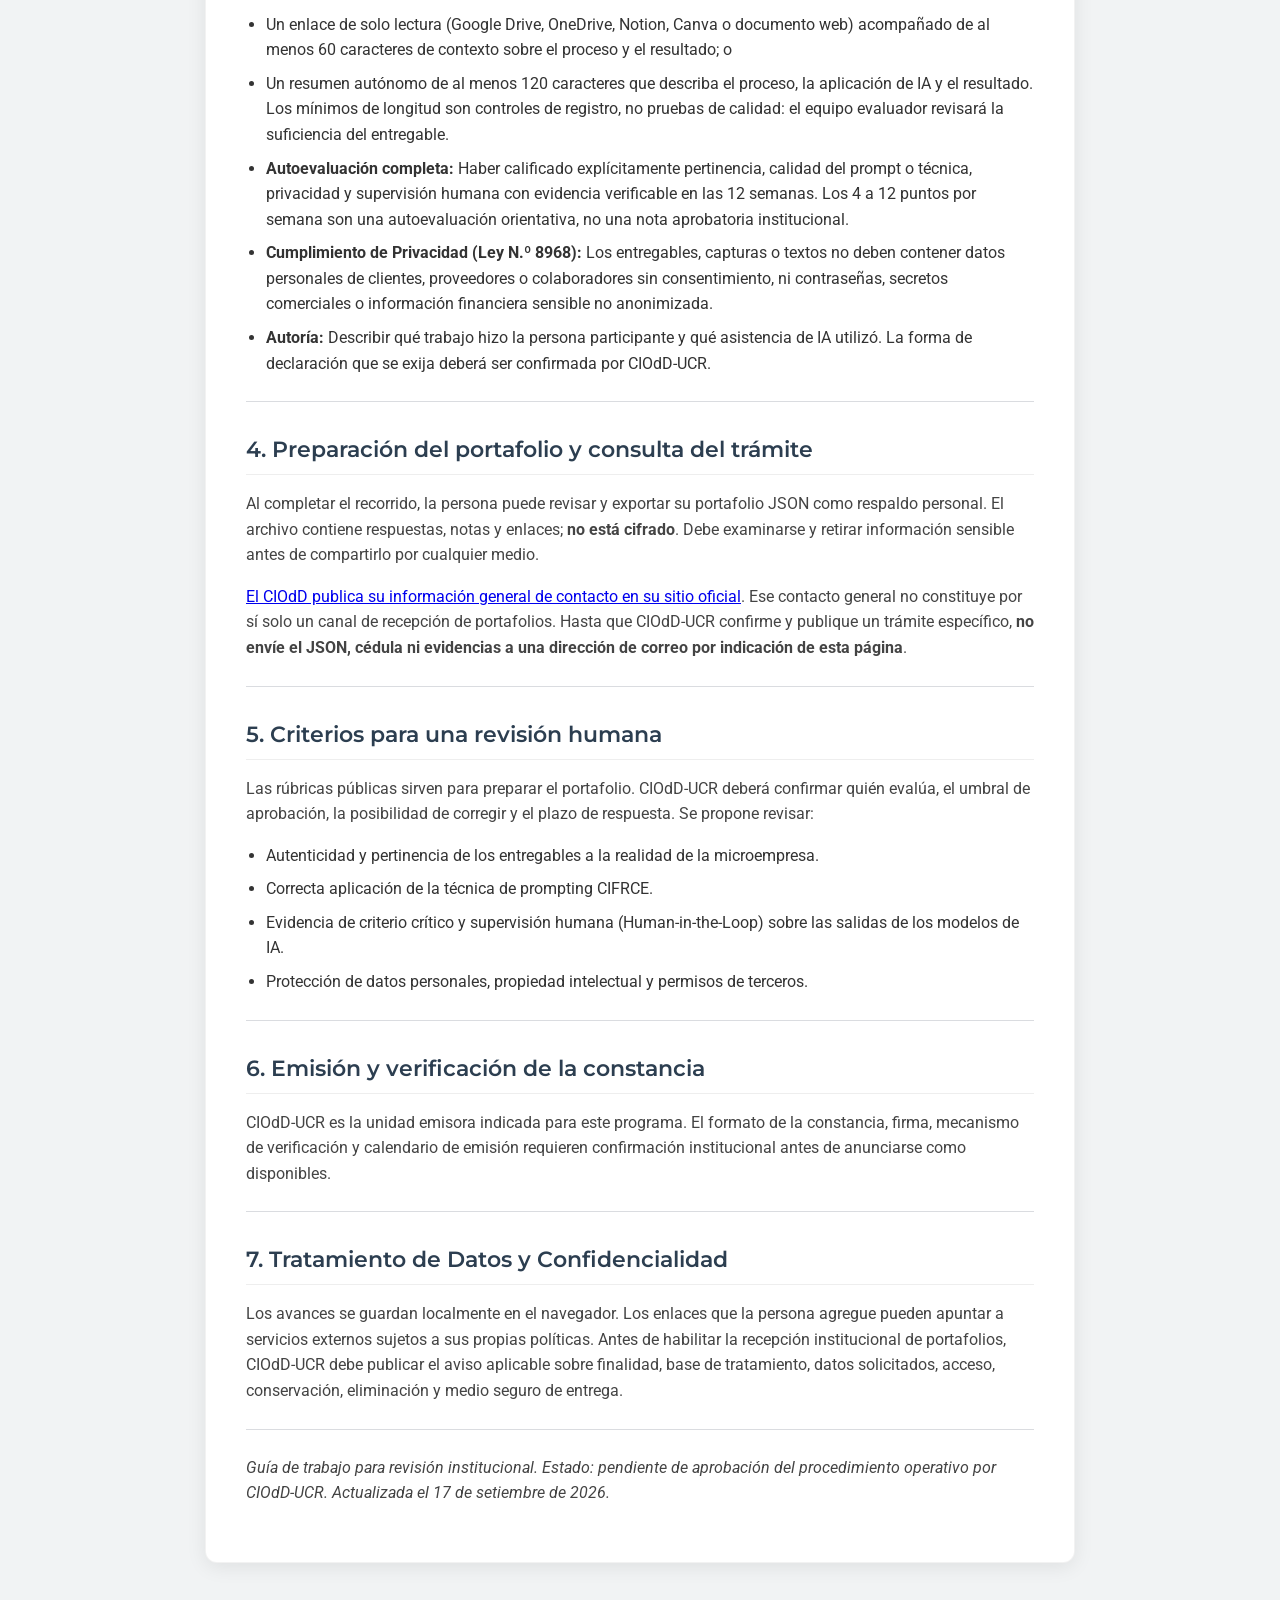
<file: politicas/procedimiento-acreditacion.html>
<!DOCTYPE html>
<html lang="es">
<head>
    <meta charset="UTF-8">
    <meta name="viewport" content="width=device-width, initial-scale=1.0">
    <title>Guía de requisitos y revisión de constancia (25 horas) - Caja IA MiPYME</title>
    <link rel="stylesheet" href="../document-styles.css">
    <link rel="stylesheet" href="https://cdnjs.cloudflare.com/ajax/libs/font-awesome/6.4.0/css/all.min.css">
</head>
<body>

    <nav class="top-navbar">
        <a href="../index.html" class="back-btn">
            <i class="fas fa-arrow-left"></i> Volver a la Plataforma
        </a>
        <div class="navbar-brand">
            <i class="fas fa-graduation-cap"></i> UCR | Caja de Herramientas de IA para MiPYMES
        </div>
    </nav>

    <div class="doc-wrapper">
        <div class="doc-card">
<h1>Guía de requisitos y revisión de constancia (25 horas)</h1>
<p><strong>Estado del procedimiento:</strong> propuesta operativa pendiente de confirmación institucional por CIOdD-UCR. Esta página explica el avance local y los criterios propuestos; no abre una convocatoria ni autoriza enviar portafolios o datos de identidad.</p>

<p><strong>Centro de Investigación Observatorio del Desarrollo (CIOdD) — Universidad de Costa Rica</strong></p>
<p>En coordinación con la Dirección de Promoción de la Innovación y Vínculo para el Desarrollo (DIPROVID) y el Programa AUGE-UCR.</p>

<hr>

<h2>1. Fundamentación Institucional y Alcance</h2>

<p>La <strong>Caja de Herramientas de Inteligencia Artificial para la MiPYME</strong> es un programa formativo abierto y de extensión universitaria desarrollado por la Universidad de Costa Rica (UCR). Su propósito es fortalecer la competitividad, eficiencia operativa y capacidades estratégicas del tejido empresarial y emprendedor mediante el uso ético, productivo y seguro de la inteligencia artificial.</p>

<p>La ruta está diseñada para una <strong>constancia de aprovechamiento de 25 horas emitida por CIOdD-UCR</strong>, sujeta a los requisitos y al procedimiento que confirme la unidad emisora. La carga prevista se distribuye de la siguiente manera:</p>
<ul>
<li><strong>1 hora lectiva:</strong> Inducción metodológica y Diagnóstico de Madurez Digital y Ética de Entrada (21 reactivos).</li>
<li><strong>24 horas lectivas:</strong> Itinerario práctico de 12 semanas formativas (2 horas semanales estimadas de dedicación efectiva), bajo el ciclo pedagógico RHEC (Reto, Hacer, Entender y Compartir) con una proporción de 70% práctica guiada y 30% fundamentación conceptual y reflexión crítica.</li>
</ul>

<hr>

<h2>2. Distinción entre Avance Local y Acreditación Institucional</h2>

<ul>
<li><strong>Horas Formativas Declaradas (Avance Local):</strong></li>
</ul>
<p>La barra de progreso (0% a 100%) y las 25 horas contabilizadas dentro de la plataforma web constituyen un registro de autoaprendizaje en el almacenamiento local del navegador (<code>localStorage</code>). Este indicador refleja que la persona estudiante ha recorrido los contenidos, registrado sus notas y ejecutado sus autoevaluaciones.</p>
<ul>
<li><strong>Acreditación y Constancia Institucional:</strong></li>
</ul>
<p>La plataforma no emite constancias automáticamente. CIOdD-UCR deberá confirmar el canal de presentación, los criterios de revisión, las condiciones de emisión y el tratamiento de la información antes de recibir solicitudes formales.</p>

<hr>

<h2>3. Requisitos formativos propuestos para solicitar revisión</h2>

<p>El sitio muestra estas condiciones de preparación del portafolio. CIOdD-UCR debe ratificar los criterios finales de admisión y aprovechamiento:</p>

<ul>
<li><strong>Diagnóstico Inicial Completo:</strong> Haber concluido y registrado las 21 preguntas del Diagnóstico de Entrada (acredita 1 hora de inducción).</li>
<li><strong>Itinerario Formativo Completo:</strong> Haber recorrido y marcado como completadas las 84 unidades pedagógicas (7 unidades por semana a lo largo de las 12 semanas canónicas).</li>
<li><strong>Portafolio de Entregables Registrado (12/12):</strong> Contar con evidencias sustantivas registradas en el <strong>Paso 6 (Evaluación y Portafolio)</strong> de cada una de las 12 semanas. Una evidencia se considera admisible si incluye:</li>
<li>Un enlace de solo lectura (Google Drive, OneDrive, Notion, Canva o documento web) acompañado de al menos 60 caracteres de contexto sobre el proceso y el resultado; o</li>
<li>Un resumen autónomo de al menos 120 caracteres que describa el proceso, la aplicación de IA y el resultado. Los mínimos de longitud son controles de registro, no pruebas de calidad: el equipo evaluador revisará la suficiencia del entregable.</li>
<li><strong>Autoevaluación completa:</strong> Haber calificado explícitamente pertinencia, calidad del prompt o técnica, privacidad y supervisión humana con evidencia verificable en las 12 semanas. Los 4 a 12 puntos por semana son una autoevaluación orientativa, no una nota aprobatoria institucional.</li>
<li><strong>Cumplimiento de Privacidad (Ley N.º 8968):</strong> Los entregables, capturas o textos no deben contener datos personales de clientes, proveedores o colaboradores sin consentimiento, ni contraseñas, secretos comerciales o información financiera sensible no anonimizada.</li>
<li><strong>Autoría:</strong> Describir qué trabajo hizo la persona participante y qué asistencia de IA utilizó. La forma de declaración que se exija deberá ser confirmada por CIOdD-UCR.</li>
</ul>

<hr>

<h2>4. Preparación del portafolio y consulta del trámite</h2>
<p>Al completar el recorrido, la persona puede revisar y exportar su portafolio JSON como respaldo personal. El archivo contiene respuestas, notas y enlaces; <strong>no está cifrado</strong>. Debe examinarse y retirar información sensible antes de compartirlo por cualquier medio.</p>
<p><a href="https://ciodd.ucr.ac.cr/contacto/" target="_blank" rel="noopener noreferrer">El CIOdD publica su información general de contacto en su sitio oficial</a>. Ese contacto general no constituye por sí solo un canal de recepción de portafolios. Hasta que CIOdD-UCR confirme y publique un trámite específico, <strong>no envíe el JSON, cédula ni evidencias a una dirección de correo por indicación de esta página</strong>.</p>

<hr>

<h2>5. Criterios para una revisión humana</h2>
<p>Las rúbricas públicas sirven para preparar el portafolio. CIOdD-UCR deberá confirmar quién evalúa, el umbral de aprobación, la posibilidad de corregir y el plazo de respuesta. Se propone revisar:</p>
<ul>
<li>Autenticidad y pertinencia de los entregables a la realidad de la microempresa.</li>
<li>Correcta aplicación de la técnica de prompting CIFRCE.</li>
<li>Evidencia de criterio crítico y supervisión humana (Human-in-the-Loop) sobre las salidas de los modelos de IA.</li>
<li>Protección de datos personales, propiedad intelectual y permisos de terceros.</li>
</ul>

<hr>

<h2>6. Emisión y verificación de la constancia</h2>
<p>CIOdD-UCR es la unidad emisora indicada para este programa. El formato de la constancia, firma, mecanismo de verificación y calendario de emisión requieren confirmación institucional antes de anunciarse como disponibles.</p>

<hr>

<h2>7. Tratamiento de Datos y Confidencialidad</h2>

<p>Los avances se guardan localmente en el navegador. Los enlaces que la persona agregue pueden apuntar a servicios externos sujetos a sus propias políticas. Antes de habilitar la recepción institucional de portafolios, CIOdD-UCR debe publicar el aviso aplicable sobre finalidad, base de tratamiento, datos solicitados, acceso, conservación, eliminación y medio seguro de entrega.</p>

<hr>
<p><em>Guía de trabajo para revisión institucional. Estado: pendiente de aprobación del procedimiento operativo por CIOdD-UCR. Actualizada el 17 de setiembre de 2026.</em></p>

        </div>
    </div>

</body>
</html>
</file>
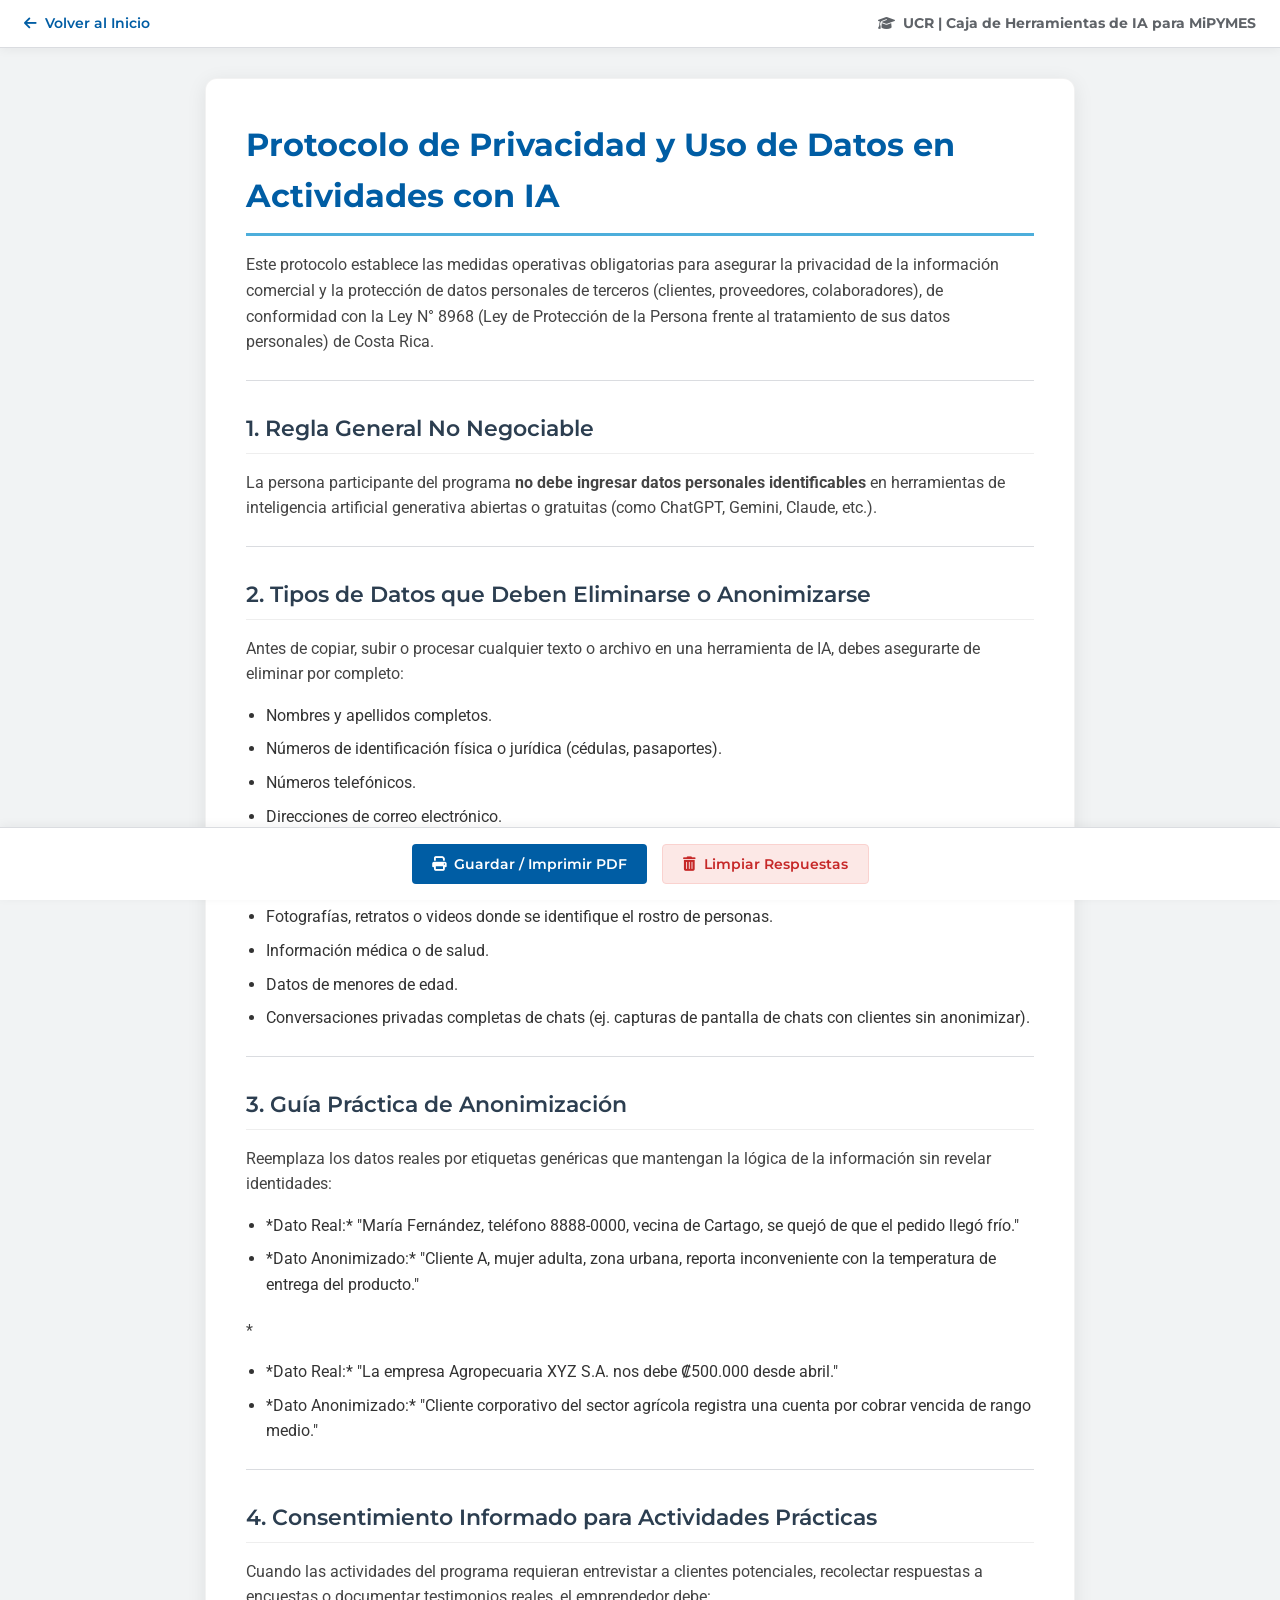
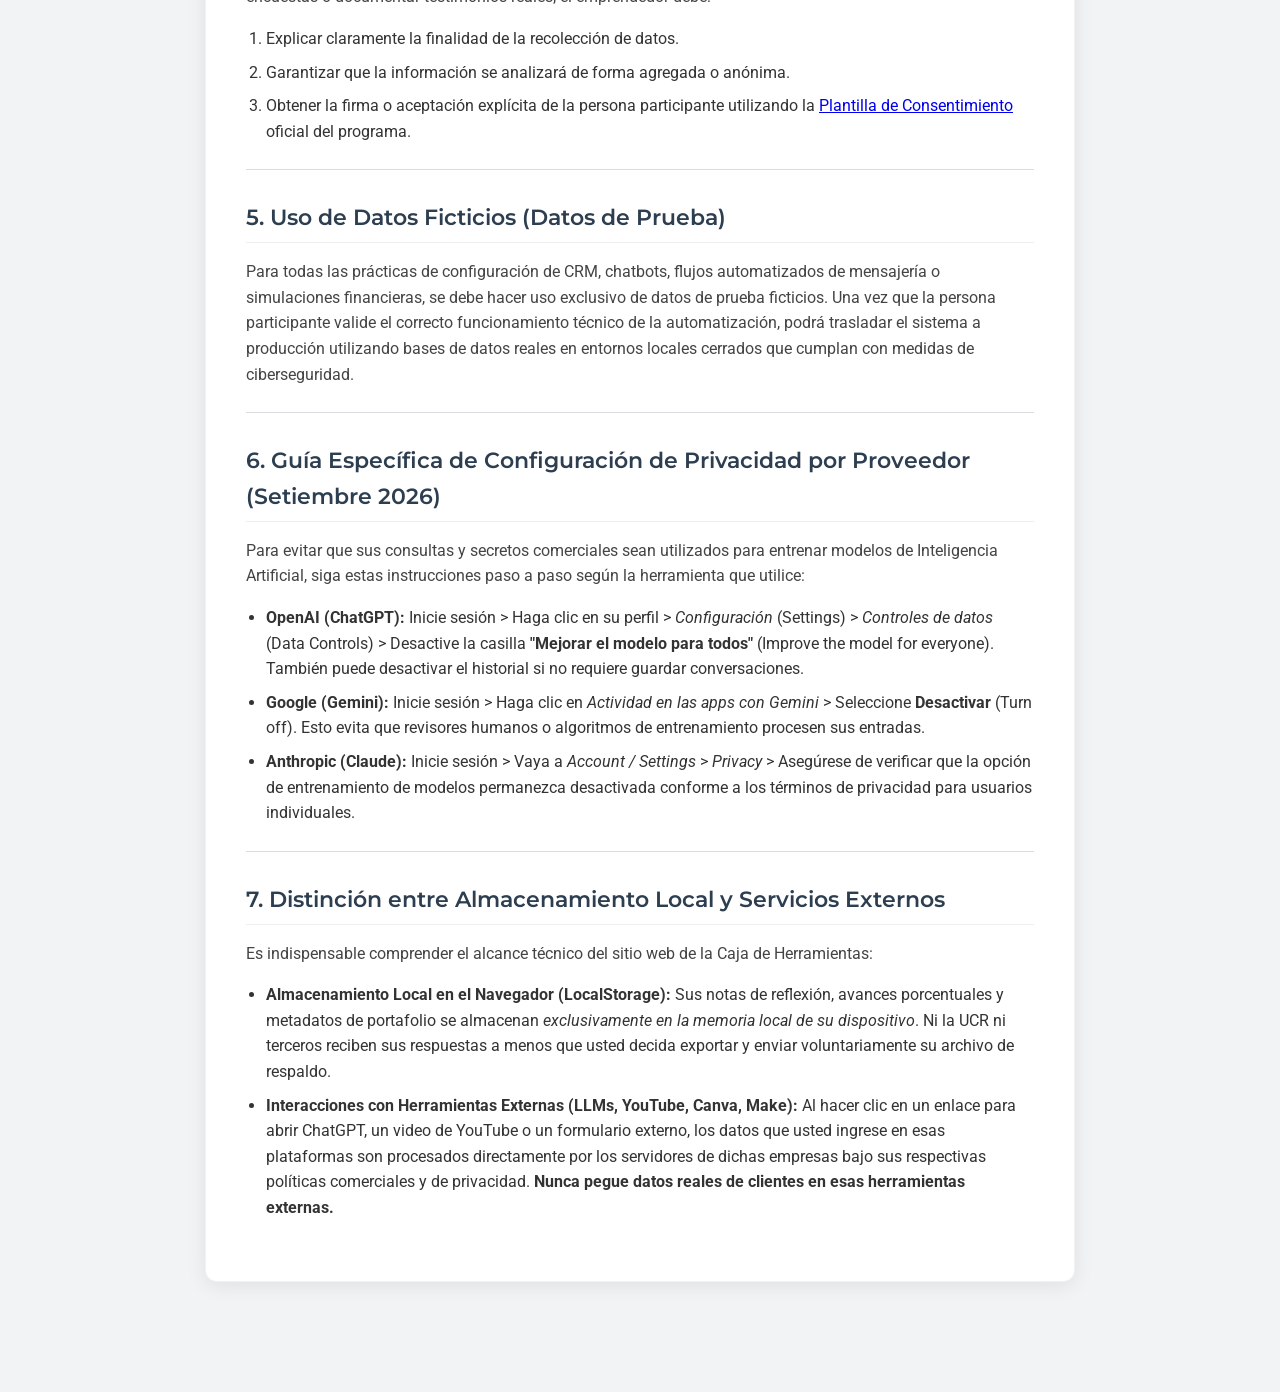
<file: politicas/protocolo-privacidad-datos.html>
<!DOCTYPE html>
<html lang="es">
<head>
    <meta charset="UTF-8">
    <meta name="viewport" content="width=device-width, initial-scale=1.0">
    <title>Protocolo de Privacidad y Uso de Datos en Actividades con IA - Caja de Herramientas IA</title>
    <link rel="stylesheet" href="../document-styles.css">
    <link rel="stylesheet" href="https://cdnjs.cloudflare.com/ajax/libs/font-awesome/6.4.0/css/all.min.css">
</head>
<body>

    <nav class="top-navbar">
        <a href="../index.html" class="back-btn">
            <i class="fas fa-arrow-left"></i> Volver al Inicio
        </a>
        <div class="navbar-brand">
            <i class="fas fa-graduation-cap"></i> UCR | Caja de Herramientas de IA para MiPYMES
        </div>
    </nav>

    <div class="doc-wrapper">
        <div class="doc-card">
            <h1>Protocolo de Privacidad y Uso de Datos en Actividades con IA</h1>
<p>Este protocolo establece las medidas operativas obligatorias para asegurar la privacidad de la información comercial y la protección de datos personales de terceros (clientes, proveedores, colaboradores), de conformidad con la Ley N° 8968 (Ley de Protección de la Persona frente al tratamiento de sus datos personales) de Costa Rica.</p>
<hr>
<h2>1. Regla General No Negociable</h2>
<p>La persona participante del programa <strong>no debe ingresar datos personales identificables</strong> en herramientas de inteligencia artificial generativa abiertas o gratuitas (como ChatGPT, Gemini, Claude, etc.).</p>
<hr>
<h2>2. Tipos de Datos que Deben Eliminarse o Anonimizarse</h2>
<p>Antes de copiar, subir o procesar cualquier texto o archivo en una herramienta de IA, debes asegurarte de eliminar por completo:</p>
<ul>
<li>Nombres y apellidos completos.</li>
<li>Números de identificación física o jurídica (cédulas, pasaportes).</li>
<li>Números telefónicos.</li>
<li>Direcciones de correo electrónico.</li>
<li>Direcciones físicas detalladas de viviendas.</li>
<li>Detalles de cuentas bancarias, tarjetas o información crediticia individual.</li>
<li>Fotografías, retratos o videos donde se identifique el rostro de personas.</li>
<li>Información médica o de salud.</li>
<li>Datos de menores de edad.</li>
<li>Conversaciones privadas completas de chats (ej. capturas de pantalla de chats con clientes sin anonimizar).</li>
</ul>
<hr>
<h2>3. Guía Práctica de Anonimización</h2>
<p>Reemplaza los datos reales por etiquetas genéricas que mantengan la lógica de la información sin revelar identidades:</p>
<ul>
<li>*Dato Real:* "María Fernández, teléfono 8888-0000, vecina de Cartago, se quejó de que el pedido llegó frío."</li>
<li>*Dato Anonimizado:* "Cliente A, mujer adulta, zona urbana, reporta inconveniente con la temperatura de entrega del producto."</li>
</ul>
<p>*</p>
<ul>
<li>*Dato Real:* "La empresa Agropecuaria XYZ S.A. nos debe ₡500.000 desde abril."</li>
<li>*Dato Anonimizado:* "Cliente corporativo del sector agrícola registra una cuenta por cobrar vencida de rango medio."</li>
</ul>
<hr>
<h2>4. Consentimiento Informado para Actividades Prácticas</h2>
<p>Cuando las actividades del programa requieran entrevistar a clientes potenciales, recolectar respuestas a encuestas o documentar testimonios reales, el emprendedor debe:</p>
<ol>
<li>Explicar claramente la finalidad de la recolección de datos.</li>
<li>Garantizar que la información se analizará de forma agregada o anónima.</li>
<li>Obtener la firma o aceptación explícita de la persona participante utilizando la <a href="../templates/plantilla-consentimiento-clientes.html" target="_blank" rel="noopener noreferrer">Plantilla de Consentimiento</a> oficial del programa.</li>
</ol>
<hr>
<h2>5. Uso de Datos Ficticios (Datos de Prueba)</h2>
<p>Para todas las prácticas de configuración de CRM, chatbots, flujos automatizados de mensajería o simulaciones financieras, se debe hacer uso exclusivo de datos de prueba ficticios. Una vez que la persona participante valide el correcto funcionamiento técnico de la automatización, podrá trasladar el sistema a producción utilizando bases de datos reales en entornos locales cerrados que cumplan con medidas de ciberseguridad.</p>
<hr>
<h2>6. Guía Específica de Configuración de Privacidad por Proveedor (Setiembre 2026)</h2>
<p>Para evitar que sus consultas y secretos comerciales sean utilizados para entrenar modelos de Inteligencia Artificial, siga estas instrucciones paso a paso según la herramienta que utilice:</p>
<ul>
<li><strong>OpenAI (ChatGPT):</strong> Inicie sesión > Haga clic en su perfil > <em>Configuración</em> (Settings) > <em>Controles de datos</em> (Data Controls) > Desactive la casilla <strong>"Mejorar el modelo para todos"</strong> (Improve the model for everyone). También puede desactivar el historial si no requiere guardar conversaciones.</li>
<li><strong>Google (Gemini):</strong> Inicie sesión > Haga clic en <em>Actividad en las apps con Gemini</em> > Seleccione <strong>Desactivar</strong> (Turn off). Esto evita que revisores humanos o algoritmos de entrenamiento procesen sus entradas.</li>
<li><strong>Anthropic (Claude):</strong> Inicie sesión > Vaya a <em>Account / Settings</em> > <em>Privacy</em> > Asegúrese de verificar que la opción de entrenamiento de modelos permanezca desactivada conforme a los términos de privacidad para usuarios individuales.</li>
</ul>
<hr>
<h2>7. Distinción entre Almacenamiento Local y Servicios Externos</h2>
<p>Es indispensable comprender el alcance técnico del sitio web de la Caja de Herramientas:</p>
<ul>
<li><strong>Almacenamiento Local en el Navegador (LocalStorage):</strong> Sus notas de reflexión, avances porcentuales y metadatos de portafolio se almacenan <em>exclusivamente en la memoria local de su dispositivo</em>. Ni la UCR ni terceros reciben sus respuestas a menos que usted decida exportar y enviar voluntariamente su archivo de respaldo.</li>
<li><strong>Interacciones con Herramientas Externas (LLMs, YouTube, Canva, Make):</strong> Al hacer clic en un enlace para abrir ChatGPT, un video de YouTube o un formulario externo, los datos que usted ingrese en esas plataformas son procesados directamente por los servidores de dichas empresas bajo sus respectivas políticas comerciales y de privacidad. <strong>Nunca pegue datos reales de clientes en esas herramientas externas.</strong></li>
</ul>
        </div>
    </div>

    <div class="action-panel">
        
        <button id="print-btn" class="btn btn-primary"><i class="fas fa-print"></i> Guardar / Imprimir PDF</button>
        <button id="reset-btn" class="btn btn-danger"><i class="fas fa-trash-alt"></i> Limpiar Respuestas</button>
    </div>

    <script>
        document.addEventListener('DOMContentLoaded', () => {
            const docId = window.location.pathname.split('/').pop().replace('.html', '');
            
            // Auto-grow textareas
            const textareas = document.querySelectorAll('textarea');
            textareas.forEach(ta => {
                const autoGrow = () => {
                    ta.style.height = 'auto';
                    ta.style.height = ta.scrollHeight + 'px';
                };
                ta.addEventListener('input', autoGrow);
                // Initial size adjustment
                setTimeout(autoGrow, 100);
            });

            // Load/Save inputs from LocalStorage
            const inputs = document.querySelectorAll('.interactive-input, .inline-input, input[type="checkbox"]');
            inputs.forEach((input, index) => {
                const key = `ucr-caja-${docId}-input-${index}`;
                const saved = localStorage.getItem(key);
                if (saved !== null) {
                    if (input.type === 'checkbox') {
                        input.checked = saved === 'true';
                    } else {
                        input.value = saved;
                        // Trigger input event to resize textarea
                        if (input.tagName === 'TEXTAREA') {
                            setTimeout(() => {
                                input.style.height = 'auto';
                                input.style.height = input.scrollHeight + 'px';
                            }, 100);
                        }
                    }
                }
                
                input.addEventListener('input', () => {
                    const val = input.type === 'checkbox' ? input.checked : input.value;
                    localStorage.setItem(key, val);
                });
            });

            // Interactive Rubrics Selection
            const rubricCells = document.querySelectorAll('.rubric-table td.rubric-cell');
            rubricCells.forEach(cell => {
                const rowIdx = cell.parentElement.rowIndex;
                const key = `ucr-caja-${docId}-rubric-row-${rowIdx}`;
                
                // Load saved selection
                const savedCol = localStorage.getItem(key);
                if (savedCol !== null && parseInt(savedCol) === cell.cellIndex) {
                    cell.classList.add('selected-level');
                }

                cell.addEventListener('click', () => {
                    cell.parentElement.querySelectorAll('td.rubric-cell').forEach(c => {
                        c.classList.remove('selected-level');
                    });
                    cell.classList.add('selected-level');
                    localStorage.setItem(key, cell.cellIndex);
                });
            });

            // Print Action
            document.getElementById('print-btn').addEventListener('click', () => {
                window.print();
            });

            // Reset Action
            document.getElementById('reset-btn').addEventListener('click', () => {
                if (confirm('¿Está seguro de que desea limpiar todas sus respuestas en este documento?')) {
                    inputs.forEach((input, index) => {
                        const key = `ucr-caja-${docId}-input-${index}`;
                        localStorage.removeItem(key);
                        if (input.type === 'checkbox') {
                            input.checked = false;
                        } else {
                            input.value = '';
                        }
                        if (input.tagName === 'TEXTAREA') {
                            input.style.height = 'auto';
                        }
                    });
                    
                    rubricCells.forEach(cell => {
                        cell.classList.remove('selected-level');
                    });
                    const rowCount = document.querySelectorAll('.rubric-table tr').length;
                    for(let i=0; i<rowCount; i++) {
                        localStorage.removeItem(`ucr-caja-${docId}-rubric-row-${i}`);
                    }
                }
            });

            // Export to Markdown Action
            const exportBtn = document.getElementById('export-btn');
            if (exportBtn) {
                exportBtn.addEventListener('click', () => {
                    let title = document.querySelector('h1').innerText;
                    let mdText = `# Trabajo Completado: ${title}\n\n`;
                    
                    // Simple export logic based on document type
                    if (document.querySelector('.bmc-grid')) {
                        // BMC Export
                        const cells = document.querySelectorAll('.bmc-cell');
                        cells.forEach(c => {
                            const header = c.querySelector('h3').innerText;
                            const val = c.querySelector('textarea').value || '(Vacío)';
                            mdText += `## ${header}\n${val}\n\n`;
                        });
                    } else if (document.querySelector('.swot-grid')) {
                        // SWOT Export
                        const quadrants = document.querySelectorAll('.swot-quadrant');
                        quadrants.forEach(q => {
                            const header = q.querySelector('h3').innerText;
                            const val = q.querySelector('textarea').value || '(Vacío)';
                            mdText += `## ${header}\n${val}\n\n`;
                        });
                    } else {
                        // General Template Export
                        const elements = document.querySelectorAll('.doc-card > *');
                        elements.forEach(el => {
                            if (el.tagName === 'H2') {
                                mdText += `## ${el.innerText}\n\n`;
                            } else if (el.tagName === 'H3') {
                                mdText += `### ${el.innerText}\n\n`;
                            } else if (el.tagName === 'P') {
                                // If paragraph contains inline inputs
                                let text = el.innerHTML;
                                const inputsInP = el.querySelectorAll('input, textarea');
                                if (inputsInP.length > 0) {
                                    inputsInP.forEach(inp => {
                                        text = text.replace(inp.outerHTML, `**${inp.value || '___'}**`);
                                    });
                                    // Remove html tags
                                    text = text.replace(/<[^>]*>/g, '');
                                    mdText += `${text}\n\n`;
                                } else {
                                    mdText += `${el.innerText}\n\n`;
                                }
                            } else if (el.tagName === 'UL' || el.tagName === 'OL') {
                                el.querySelectorAll('li').forEach(li => {
                                    let text = li.innerHTML;
                                    const inp = li.querySelector('input, textarea');
                                    if (inp) {
                                        if (inp.type === 'checkbox') {
                                            text = text.replace(inp.outerHTML, inp.checked ? '[x]' : '[ ]');
                                        } else {
                                            text = text.replace(inp.outerHTML, `**${inp.value || '___'}**`);
                                        }
                                    }
                                    text = text.replace(/<[^>]*>/g, '');
                                    mdText += `* ${text}\n`;
                                });
                                mdText += '\n';
                            }
                        });
                    }
                    
                    const blob = new Blob([mdText], { type: 'text/markdown;charset=utf-8;' });
                    const link = document.createElement('a');
                    link.href = URL.createObjectURL(blob);
                    link.setAttribute('download', `${docId}-completado.md`);
                    document.body.appendChild(link);
                    link.click();
                    document.body.removeChild(link);
                });
            }
        });
    </script>
</body>
</html>
</file>
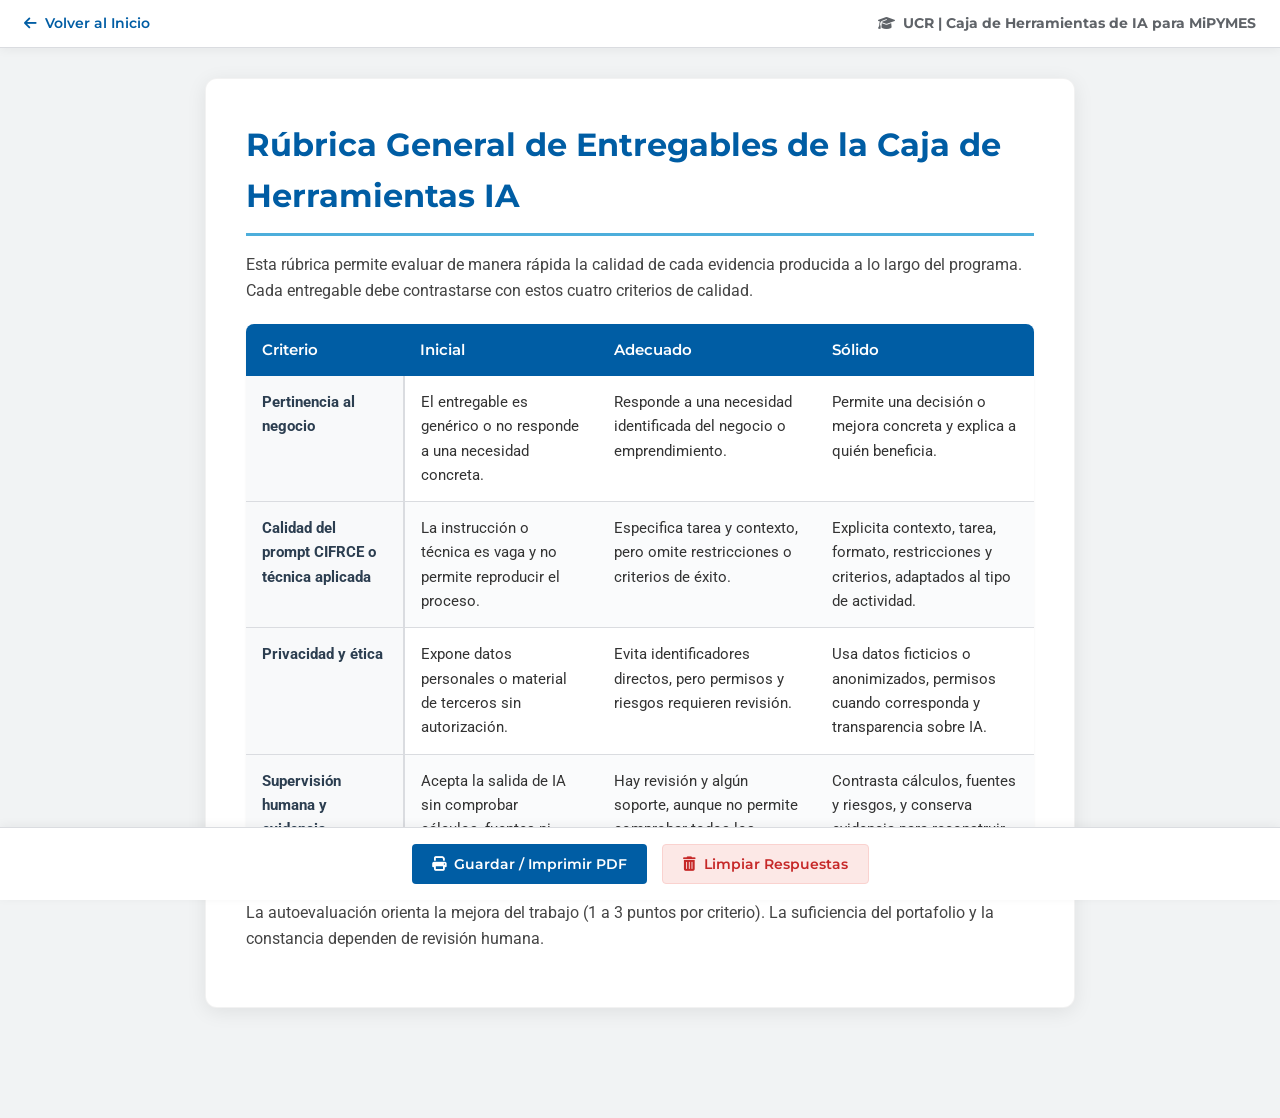
<file: rubricas/rubrica-general-entregables.html>
<!DOCTYPE html>
<html lang="es">
<head>
    <meta charset="UTF-8">
    <meta name="viewport" content="width=device-width, initial-scale=1.0">
    <title>Rúbrica General de Entregables de la Caja de Herramientas IA - Caja de Herramientas IA</title>
    <link rel="stylesheet" href="../document-styles.css">
    <link rel="stylesheet" href="https://cdnjs.cloudflare.com/ajax/libs/font-awesome/6.4.0/css/all.min.css">
</head>
<body>

    <nav class="top-navbar">
        <a href="../index.html" class="back-btn">
            <i class="fas fa-arrow-left"></i> Volver al Inicio
        </a>
        <div class="navbar-brand">
            <i class="fas fa-graduation-cap"></i> UCR | Caja de Herramientas de IA para MiPYMES
        </div>
    </nav>

    <div class="doc-wrapper">
        <div class="doc-card">
            <h1>Rúbrica General de Entregables de la Caja de Herramientas IA</h1>
<p>Esta rúbrica permite evaluar de manera rápida la calidad de cada evidencia producida a lo largo del programa. Cada entregable debe contrastarse con estos cuatro criterios de calidad.</p>
<div class="table-responsive"><table class="rubric-table">
<thead><tr>
<th scope="col">Criterio</th>
<th scope="col">Inicial</th>
<th scope="col">Adecuado</th>
<th scope="col">Sólido</th>
</tr></thead><tbody>
<tr>
<td class="rubric-criterion"><strong>Pertinencia al negocio</strong></td>
<td class="rubric-cell">El entregable es genérico o no responde a una necesidad concreta.</td>
<td class="rubric-cell">Responde a una necesidad identificada del negocio o emprendimiento.</td>
<td class="rubric-cell">Permite una decisión o mejora concreta y explica a quién beneficia.</td>
</tr>
<tr>
<td class="rubric-criterion"><strong>Calidad del prompt CIFRCE o técnica aplicada</strong></td>
<td class="rubric-cell">La instrucción o técnica es vaga y no permite reproducir el proceso.</td>
<td class="rubric-cell">Especifica tarea y contexto, pero omite restricciones o criterios de éxito.</td>
<td class="rubric-cell">Explicita contexto, tarea, formato, restricciones y criterios, adaptados al tipo de actividad.</td>
</tr>
<tr>
<td class="rubric-criterion"><strong>Privacidad y ética</strong></td>
<td class="rubric-cell">Expone datos personales o material de terceros sin autorización.</td>
<td class="rubric-cell">Evita identificadores directos, pero permisos y riesgos requieren revisión.</td>
<td class="rubric-cell">Usa datos ficticios o anonimizados, permisos cuando corresponda y transparencia sobre IA.</td>
</tr>
<tr>
<td class="rubric-criterion"><strong>Supervisión humana y evidencia verificable</strong></td>
<td class="rubric-cell">Acepta la salida de IA sin comprobar cálculos, fuentes ni conservar evidencia.</td>
<td class="rubric-cell">Hay revisión y algún soporte, aunque no permite comprobar todos los supuestos.</td>
<td class="rubric-cell">Contrasta cálculos, fuentes y riesgos, y conserva evidencia para reconstruir el resultado.</td>
</tr>
</tbody></table></div>
<p>La autoevaluación orienta la mejora del trabajo (1 a 3 puntos por criterio). La suficiencia del portafolio y la constancia dependen de revisión humana.</p>
        </div>
    </div>

    <div class="action-panel">
        
        <button id="print-btn" class="btn btn-primary"><i class="fas fa-print"></i> Guardar / Imprimir PDF</button>
        <button id="reset-btn" class="btn btn-danger"><i class="fas fa-trash-alt"></i> Limpiar Respuestas</button>
    </div>

    <script>
        document.addEventListener('DOMContentLoaded', () => {
            const docId = window.location.pathname.split('/').pop().replace('.html', '');
            
            // Auto-grow textareas
            const textareas = document.querySelectorAll('textarea');
            textareas.forEach(ta => {
                const autoGrow = () => {
                    ta.style.height = 'auto';
                    ta.style.height = ta.scrollHeight + 'px';
                };
                ta.addEventListener('input', autoGrow);
                // Initial size adjustment
                setTimeout(autoGrow, 100);
            });

            // Load/Save inputs from LocalStorage
            const inputs = document.querySelectorAll('.interactive-input, .inline-input, input[type="checkbox"]');
            inputs.forEach((input, index) => {
                const key = `ucr-caja-${docId}-input-${index}`;
                const saved = localStorage.getItem(key);
                if (saved !== null) {
                    if (input.type === 'checkbox') {
                        input.checked = saved === 'true';
                    } else {
                        input.value = saved;
                        // Trigger input event to resize textarea
                        if (input.tagName === 'TEXTAREA') {
                            setTimeout(() => {
                                input.style.height = 'auto';
                                input.style.height = input.scrollHeight + 'px';
                            }, 100);
                        }
                    }
                }
                
                input.addEventListener('input', () => {
                    const val = input.type === 'checkbox' ? input.checked : input.value;
                    localStorage.setItem(key, val);
                });
            });

            // Interactive Rubrics Selection
            const rubricCells = document.querySelectorAll('.rubric-table td.rubric-cell');
            rubricCells.forEach(cell => {
                const rowIdx = cell.parentElement.rowIndex;
                const key = `ucr-caja-${docId}-rubric-row-${rowIdx}`;
                
                // Load saved selection
                const savedCol = localStorage.getItem(key);
                if (savedCol !== null && parseInt(savedCol) === cell.cellIndex) {
                    cell.classList.add('selected-level');
                }

                cell.addEventListener('click', () => {
                    cell.parentElement.querySelectorAll('td.rubric-cell').forEach(c => {
                        c.classList.remove('selected-level');
                    });
                    cell.classList.add('selected-level');
                    localStorage.setItem(key, cell.cellIndex);
                });
            });

            // Print Action
            document.getElementById('print-btn').addEventListener('click', () => {
                window.print();
            });

            // Reset Action
            document.getElementById('reset-btn').addEventListener('click', () => {
                if (confirm('¿Está seguro de que desea limpiar todas sus respuestas en este documento?')) {
                    inputs.forEach((input, index) => {
                        const key = `ucr-caja-${docId}-input-${index}`;
                        localStorage.removeItem(key);
                        if (input.type === 'checkbox') {
                            input.checked = false;
                        } else {
                            input.value = '';
                        }
                        if (input.tagName === 'TEXTAREA') {
                            input.style.height = 'auto';
                        }
                    });
                    
                    rubricCells.forEach(cell => {
                        cell.classList.remove('selected-level');
                    });
                    const rowCount = document.querySelectorAll('.rubric-table tr').length;
                    for(let i=0; i<rowCount; i++) {
                        localStorage.removeItem(`ucr-caja-${docId}-rubric-row-${i}`);
                    }
                }
            });

            // Export to Markdown Action
            const exportBtn = document.getElementById('export-btn');
            if (exportBtn) {
                exportBtn.addEventListener('click', () => {
                    let title = document.querySelector('h1').innerText;
                    let mdText = `# Trabajo Completado: ${title}\n\n`;
                    
                    // Simple export logic based on document type
                    if (document.querySelector('.bmc-grid')) {
                        // BMC Export
                        const cells = document.querySelectorAll('.bmc-cell');
                        cells.forEach(c => {
                            const header = c.querySelector('h3').innerText;
                            const val = c.querySelector('textarea').value || '(Vacío)';
                            mdText += `## ${header}\n${val}\n\n`;
                        });
                    } else if (document.querySelector('.swot-grid')) {
                        // SWOT Export
                        const quadrants = document.querySelectorAll('.swot-quadrant');
                        quadrants.forEach(q => {
                            const header = q.querySelector('h3').innerText;
                            const val = q.querySelector('textarea').value || '(Vacío)';
                            mdText += `## ${header}\n${val}\n\n`;
                        });
                    } else {
                        // General Template Export
                        const elements = document.querySelectorAll('.doc-card > *');
                        elements.forEach(el => {
                            if (el.tagName === 'H2') {
                                mdText += `## ${el.innerText}\n\n`;
                            } else if (el.tagName === 'H3') {
                                mdText += `### ${el.innerText}\n\n`;
                            } else if (el.tagName === 'P') {
                                // If paragraph contains inline inputs
                                let text = el.innerHTML;
                                const inputsInP = el.querySelectorAll('input, textarea');
                                if (inputsInP.length > 0) {
                                    inputsInP.forEach(inp => {
                                        text = text.replace(inp.outerHTML, `**${inp.value || '___'}**`);
                                    });
                                    // Remove html tags
                                    text = text.replace(/<[^>]*>/g, '');
                                    mdText += `${text}\n\n`;
                                } else {
                                    mdText += `${el.innerText}\n\n`;
                                }
                            } else if (el.tagName === 'UL' || el.tagName === 'OL') {
                                el.querySelectorAll('li').forEach(li => {
                                    let text = li.innerHTML;
                                    const inp = li.querySelector('input, textarea');
                                    if (inp) {
                                        if (inp.type === 'checkbox') {
                                            text = text.replace(inp.outerHTML, inp.checked ? '[x]' : '[ ]');
                                        } else {
                                            text = text.replace(inp.outerHTML, `**${inp.value || '___'}**`);
                                        }
                                    }
                                    text = text.replace(/<[^>]*>/g, '');
                                    mdText += `* ${text}\n`;
                                });
                                mdText += '\n';
                            }
                        });
                    }
                    
                    const blob = new Blob([mdText], { type: 'text/markdown;charset=utf-8;' });
                    const link = document.createElement('a');
                    link.href = URL.createObjectURL(blob);
                    link.setAttribute('download', `${docId}-completado.md`);
                    document.body.appendChild(link);
                    link.click();
                    document.body.removeChild(link);
                });
            }
        });
    </script>
</body>
</html>
</file>
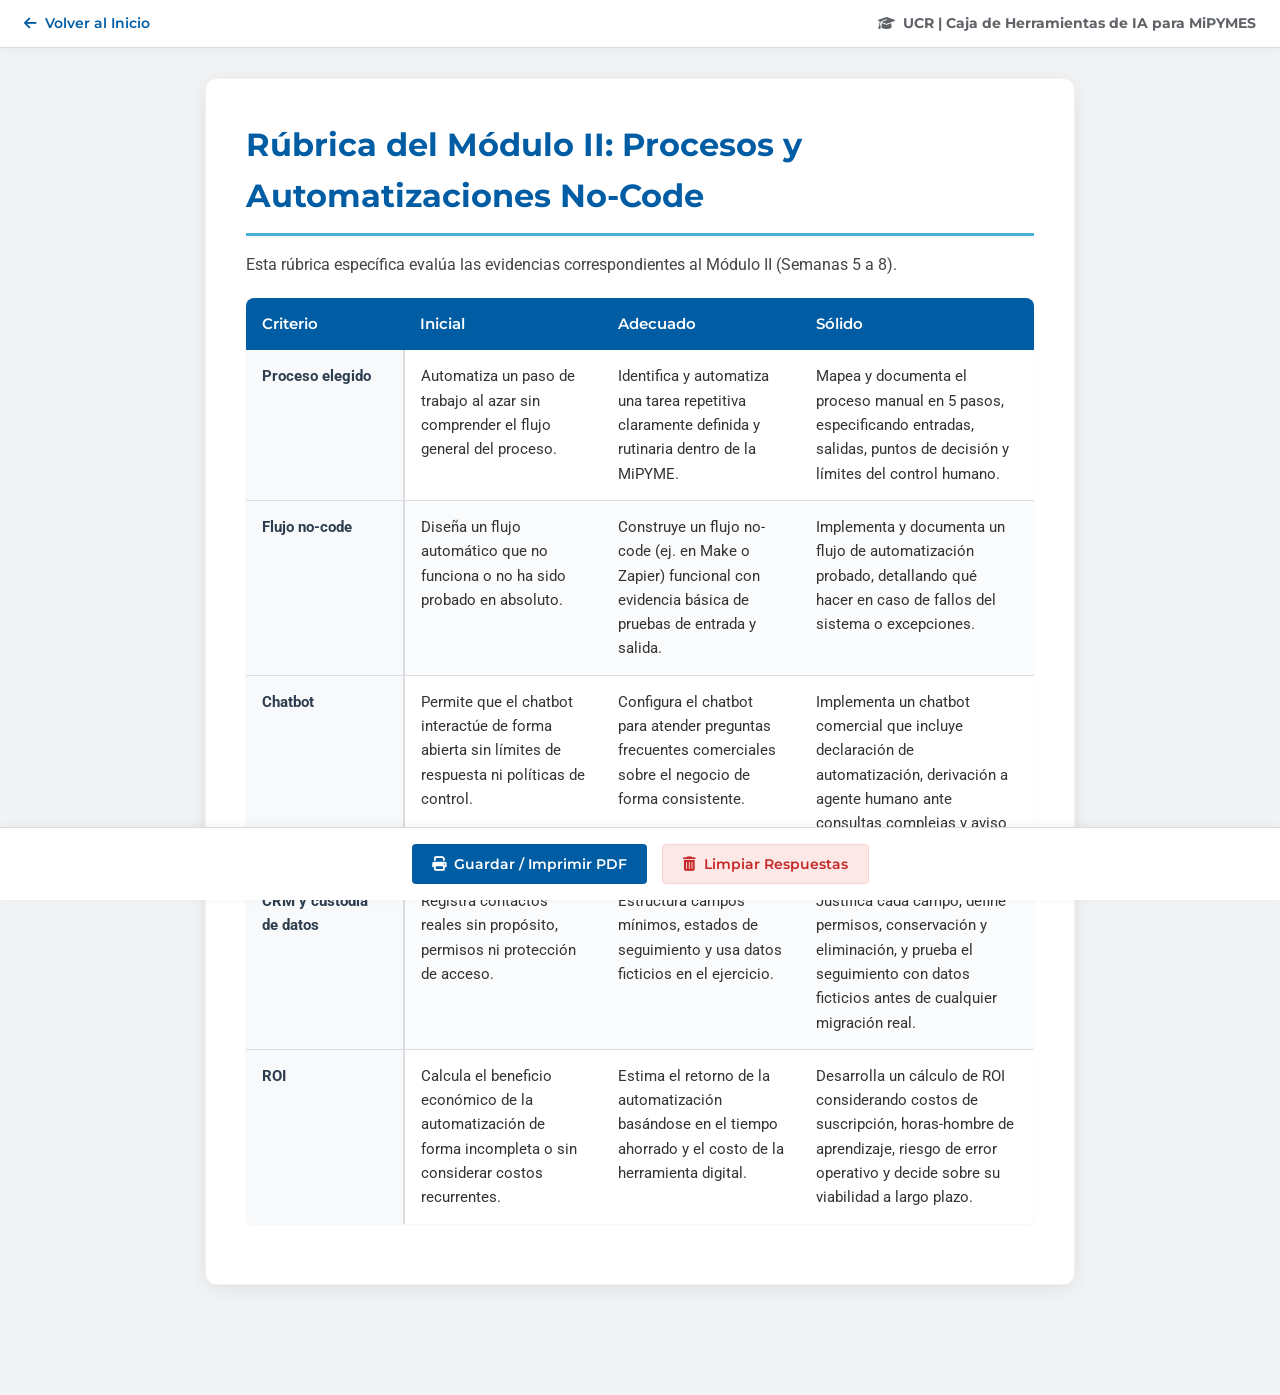
<file: rubricas/rubrica-modulo-automatizacion.html>
<!DOCTYPE html>
<html lang="es">
<head>
    <meta charset="UTF-8">
    <meta name="viewport" content="width=device-width, initial-scale=1.0">
    <title>Rúbrica del Módulo II: Procesos y Automatizaciones No-Code - Caja de Herramientas IA</title>
    <link rel="stylesheet" href="../document-styles.css">
    <link rel="stylesheet" href="https://cdnjs.cloudflare.com/ajax/libs/font-awesome/6.4.0/css/all.min.css">
</head>
<body>

    <nav class="top-navbar">
        <a href="../index.html" class="back-btn">
            <i class="fas fa-arrow-left"></i> Volver al Inicio
        </a>
        <div class="navbar-brand">
            <i class="fas fa-graduation-cap"></i> UCR | Caja de Herramientas de IA para MiPYMES
        </div>
    </nav>

    <div class="doc-wrapper">
        <div class="doc-card">
            <h1>Rúbrica del Módulo II: Procesos y Automatizaciones No-Code</h1>
<p>Esta rúbrica específica evalúa las evidencias correspondientes al Módulo II (Semanas 5 a 8).</p>
<div class="table-responsive"><table class="rubric-table">
<thead><tr>
<th scope="col">Criterio</th>
<th scope="col">Inicial</th>
<th scope="col">Adecuado</th>
<th scope="col">Sólido</th>
</tr></thead><tbody>
<tr>
<td class="rubric-criterion"><strong>Proceso elegido</strong></td>
<td class="rubric-cell">Automatiza un paso de trabajo al azar sin comprender el flujo general del proceso.</td>
<td class="rubric-cell">Identifica y automatiza una tarea repetitiva claramente definida y rutinaria dentro de la MiPYME.</td>
<td class="rubric-cell">Mapea y documenta el proceso manual en 5 pasos, especificando entradas, salidas, puntos de decisión y límites del control humano.</td>
</tr>
<tr>
<td class="rubric-criterion"><strong>Flujo no-code</strong></td>
<td class="rubric-cell">Diseña un flujo automático que no funciona o no ha sido probado en absoluto.</td>
<td class="rubric-cell">Construye un flujo no-code (ej. en Make o Zapier) funcional con evidencia básica de pruebas de entrada y salida.</td>
<td class="rubric-cell">Implementa y documenta un flujo de automatización probado, detallando qué hacer en caso de fallos del sistema o excepciones.</td>
</tr>
<tr>
<td class="rubric-criterion"><strong>Chatbot</strong></td>
<td class="rubric-cell">Permite que el chatbot interactúe de forma abierta sin límites de respuesta ni políticas de control.</td>
<td class="rubric-cell">Configura el chatbot para atender preguntas frecuentes comerciales sobre el negocio de forma consistente.</td>
<td class="rubric-cell">Implementa un chatbot comercial que incluye declaración de automatización, derivación a agente humano ante consultas complejas y aviso de privacidad de datos.</td>
</tr>
<tr>
<td class="rubric-criterion"><strong>CRM y custodia de datos</strong></td>
<td class="rubric-cell">Registra contactos reales sin propósito, permisos ni protección de acceso.</td>
<td class="rubric-cell">Estructura campos mínimos, estados de seguimiento y usa datos ficticios en el ejercicio.</td>
<td class="rubric-cell">Justifica cada campo, define permisos, conservación y eliminación, y prueba el seguimiento con datos ficticios antes de cualquier migración real.</td>
</tr>
<tr>
<td class="rubric-criterion"><strong>ROI</strong></td>
<td class="rubric-cell">Calcula el beneficio económico de la automatización de forma incompleta o sin considerar costos recurrentes.</td>
<td class="rubric-cell">Estima el retorno de la automatización basándose en el tiempo ahorrado y el costo de la herramienta digital.</td>
<td class="rubric-cell">Desarrolla un cálculo de ROI considerando costos de suscripción, horas-hombre de aprendizaje, riesgo de error operativo y decide sobre su viabilidad a largo plazo.</td>
</tr>
</tbody></table></div>
        </div>
    </div>

    <div class="action-panel">
        
        <button id="print-btn" class="btn btn-primary"><i class="fas fa-print"></i> Guardar / Imprimir PDF</button>
        <button id="reset-btn" class="btn btn-danger"><i class="fas fa-trash-alt"></i> Limpiar Respuestas</button>
    </div>

    <script>
        document.addEventListener('DOMContentLoaded', () => {
            const docId = window.location.pathname.split('/').pop().replace('.html', '');
            
            // Auto-grow textareas
            const textareas = document.querySelectorAll('textarea');
            textareas.forEach(ta => {
                const autoGrow = () => {
                    ta.style.height = 'auto';
                    ta.style.height = ta.scrollHeight + 'px';
                };
                ta.addEventListener('input', autoGrow);
                // Initial size adjustment
                setTimeout(autoGrow, 100);
            });

            // Load/Save inputs from LocalStorage
            const inputs = document.querySelectorAll('.interactive-input, .inline-input, input[type="checkbox"]');
            inputs.forEach((input, index) => {
                const key = `ucr-caja-${docId}-input-${index}`;
                const saved = localStorage.getItem(key);
                if (saved !== null) {
                    if (input.type === 'checkbox') {
                        input.checked = saved === 'true';
                    } else {
                        input.value = saved;
                        // Trigger input event to resize textarea
                        if (input.tagName === 'TEXTAREA') {
                            setTimeout(() => {
                                input.style.height = 'auto';
                                input.style.height = input.scrollHeight + 'px';
                            }, 100);
                        }
                    }
                }
                
                input.addEventListener('input', () => {
                    const val = input.type === 'checkbox' ? input.checked : input.value;
                    localStorage.setItem(key, val);
                });
            });

            // Interactive Rubrics Selection
            const rubricCells = document.querySelectorAll('.rubric-table td.rubric-cell');
            rubricCells.forEach(cell => {
                const rowIdx = cell.parentElement.rowIndex;
                const key = `ucr-caja-${docId}-rubric-row-${rowIdx}`;
                
                // Load saved selection
                const savedCol = localStorage.getItem(key);
                if (savedCol !== null && parseInt(savedCol) === cell.cellIndex) {
                    cell.classList.add('selected-level');
                }

                cell.addEventListener('click', () => {
                    cell.parentElement.querySelectorAll('td.rubric-cell').forEach(c => {
                        c.classList.remove('selected-level');
                    });
                    cell.classList.add('selected-level');
                    localStorage.setItem(key, cell.cellIndex);
                });
            });

            // Print Action
            document.getElementById('print-btn').addEventListener('click', () => {
                window.print();
            });

            // Reset Action
            document.getElementById('reset-btn').addEventListener('click', () => {
                if (confirm('¿Está seguro de que desea limpiar todas sus respuestas en este documento?')) {
                    inputs.forEach((input, index) => {
                        const key = `ucr-caja-${docId}-input-${index}`;
                        localStorage.removeItem(key);
                        if (input.type === 'checkbox') {
                            input.checked = false;
                        } else {
                            input.value = '';
                        }
                        if (input.tagName === 'TEXTAREA') {
                            input.style.height = 'auto';
                        }
                    });
                    
                    rubricCells.forEach(cell => {
                        cell.classList.remove('selected-level');
                    });
                    const rowCount = document.querySelectorAll('.rubric-table tr').length;
                    for(let i=0; i<rowCount; i++) {
                        localStorage.removeItem(`ucr-caja-${docId}-rubric-row-${i}`);
                    }
                }
            });

            // Export to Markdown Action
            const exportBtn = document.getElementById('export-btn');
            if (exportBtn) {
                exportBtn.addEventListener('click', () => {
                    let title = document.querySelector('h1').innerText;
                    let mdText = `# Trabajo Completado: ${title}\n\n`;
                    
                    // Simple export logic based on document type
                    if (document.querySelector('.bmc-grid')) {
                        // BMC Export
                        const cells = document.querySelectorAll('.bmc-cell');
                        cells.forEach(c => {
                            const header = c.querySelector('h3').innerText;
                            const val = c.querySelector('textarea').value || '(Vacío)';
                            mdText += `## ${header}\n${val}\n\n`;
                        });
                    } else if (document.querySelector('.swot-grid')) {
                        // SWOT Export
                        const quadrants = document.querySelectorAll('.swot-quadrant');
                        quadrants.forEach(q => {
                            const header = q.querySelector('h3').innerText;
                            const val = q.querySelector('textarea').value || '(Vacío)';
                            mdText += `## ${header}\n${val}\n\n`;
                        });
                    } else {
                        // General Template Export
                        const elements = document.querySelectorAll('.doc-card > *');
                        elements.forEach(el => {
                            if (el.tagName === 'H2') {
                                mdText += `## ${el.innerText}\n\n`;
                            } else if (el.tagName === 'H3') {
                                mdText += `### ${el.innerText}\n\n`;
                            } else if (el.tagName === 'P') {
                                // If paragraph contains inline inputs
                                let text = el.innerHTML;
                                const inputsInP = el.querySelectorAll('input, textarea');
                                if (inputsInP.length > 0) {
                                    inputsInP.forEach(inp => {
                                        text = text.replace(inp.outerHTML, `**${inp.value || '___'}**`);
                                    });
                                    // Remove html tags
                                    text = text.replace(/<[^>]*>/g, '');
                                    mdText += `${text}\n\n`;
                                } else {
                                    mdText += `${el.innerText}\n\n`;
                                }
                            } else if (el.tagName === 'UL' || el.tagName === 'OL') {
                                el.querySelectorAll('li').forEach(li => {
                                    let text = li.innerHTML;
                                    const inp = li.querySelector('input, textarea');
                                    if (inp) {
                                        if (inp.type === 'checkbox') {
                                            text = text.replace(inp.outerHTML, inp.checked ? '[x]' : '[ ]');
                                        } else {
                                            text = text.replace(inp.outerHTML, `**${inp.value || '___'}**`);
                                        }
                                    }
                                    text = text.replace(/<[^>]*>/g, '');
                                    mdText += `* ${text}\n`;
                                });
                                mdText += '\n';
                            }
                        });
                    }
                    
                    const blob = new Blob([mdText], { type: 'text/markdown;charset=utf-8;' });
                    const link = document.createElement('a');
                    link.href = URL.createObjectURL(blob);
                    link.setAttribute('download', `${docId}-completado.md`);
                    document.body.appendChild(link);
                    link.click();
                    document.body.removeChild(link);
                });
            }
        });
    </script>
</body>
</html>
</file>
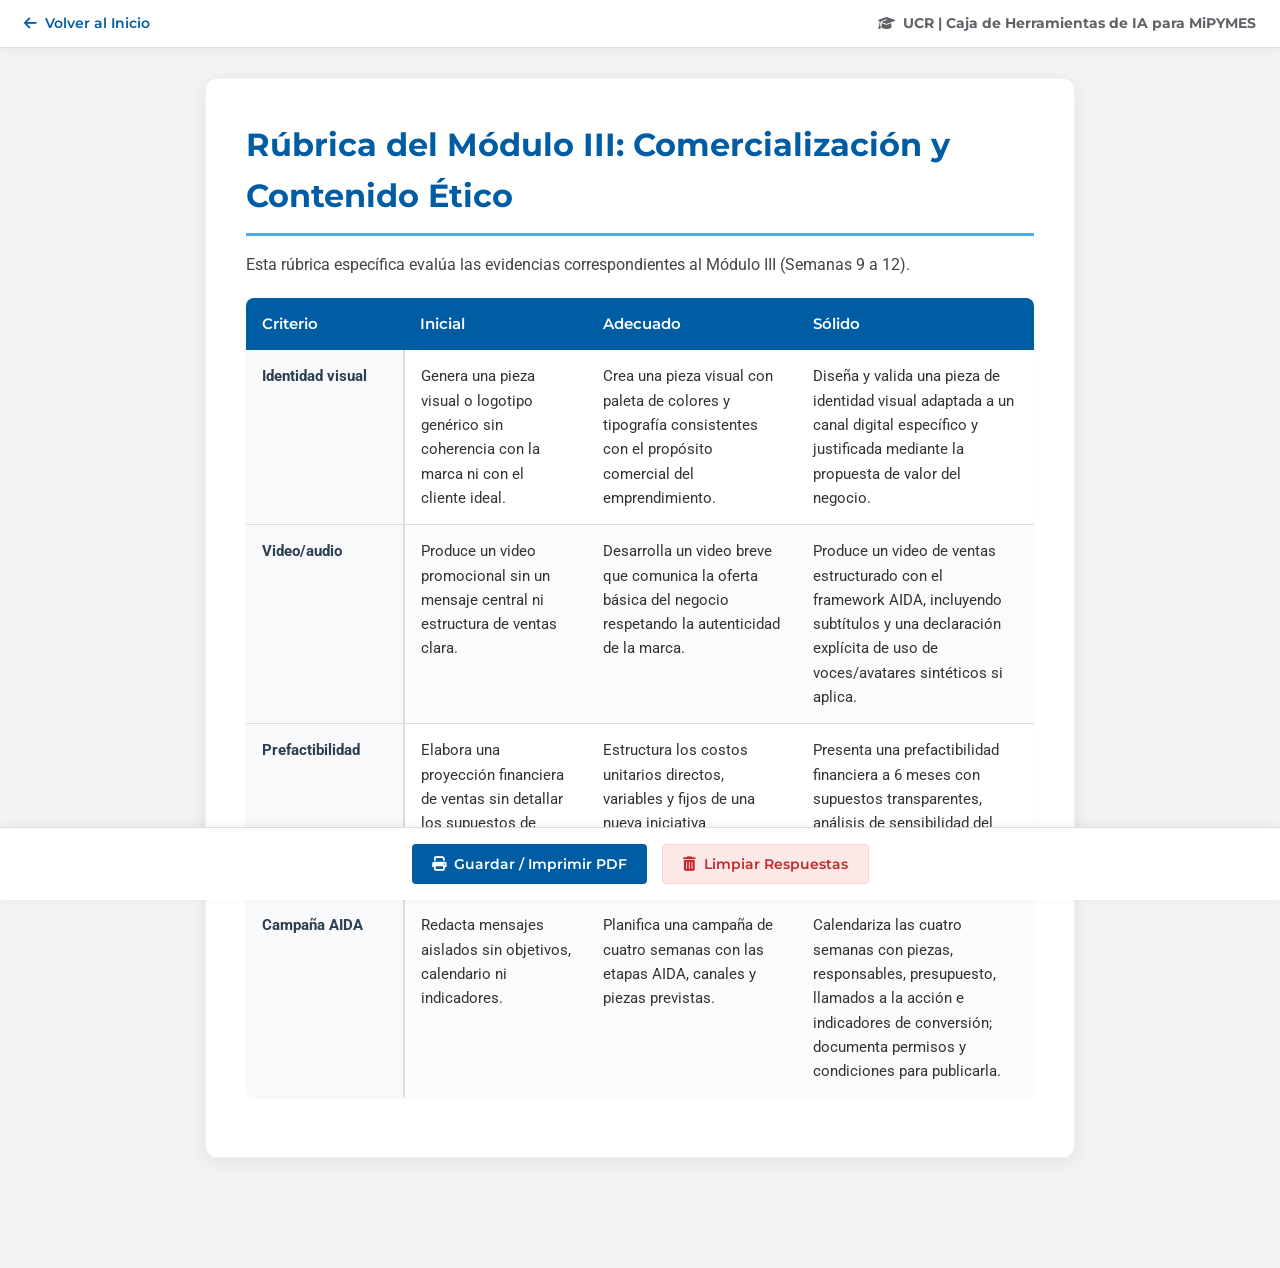
<file: rubricas/rubrica-modulo-comercializacion.html>
<!DOCTYPE html>
<html lang="es">
<head>
    <meta charset="UTF-8">
    <meta name="viewport" content="width=device-width, initial-scale=1.0">
    <title>Rúbrica del Módulo III: Comercialización y Contenido Ético - Caja de Herramientas IA</title>
    <link rel="stylesheet" href="../document-styles.css">
    <link rel="stylesheet" href="https://cdnjs.cloudflare.com/ajax/libs/font-awesome/6.4.0/css/all.min.css">
</head>
<body>

    <nav class="top-navbar">
        <a href="../index.html" class="back-btn">
            <i class="fas fa-arrow-left"></i> Volver al Inicio
        </a>
        <div class="navbar-brand">
            <i class="fas fa-graduation-cap"></i> UCR | Caja de Herramientas de IA para MiPYMES
        </div>
    </nav>

    <div class="doc-wrapper">
        <div class="doc-card">
            <h1>Rúbrica del Módulo III: Comercialización y Contenido Ético</h1>
<p>Esta rúbrica específica evalúa las evidencias correspondientes al Módulo III (Semanas 9 a 12).</p>
<div class="table-responsive"><table class="rubric-table">
<thead><tr>
<th scope="col">Criterio</th>
<th scope="col">Inicial</th>
<th scope="col">Adecuado</th>
<th scope="col">Sólido</th>
</tr></thead><tbody>
<tr>
<td class="rubric-criterion"><strong>Identidad visual</strong></td>
<td class="rubric-cell">Genera una pieza visual o logotipo genérico sin coherencia con la marca ni con el cliente ideal.</td>
<td class="rubric-cell">Crea una pieza visual con paleta de colores y tipografía consistentes con el propósito comercial del emprendimiento.</td>
<td class="rubric-cell">Diseña y valida una pieza de identidad visual adaptada a un canal digital específico y justificada mediante la propuesta de valor del negocio.</td>
</tr>
<tr>
<td class="rubric-criterion"><strong>Video/audio</strong></td>
<td class="rubric-cell">Produce un video promocional sin un mensaje central ni estructura de ventas clara.</td>
<td class="rubric-cell">Desarrolla un video breve que comunica la oferta básica del negocio respetando la autenticidad de la marca.</td>
<td class="rubric-cell">Produce un video de ventas estructurado con el framework AIDA, incluyendo subtítulos y una declaración explícita de uso de voces/avatares sintéticos si aplica.</td>
</tr>
<tr>
<td class="rubric-criterion"><strong>Prefactibilidad</strong></td>
<td class="rubric-cell">Elabora una proyección financiera de ventas sin detallar los supuestos de costos ni justificar el punto de equilibrio.</td>
<td class="rubric-cell">Estructura los costos unitarios directos, variables y fijos de una nueva iniciativa calculando su punto de equilibrio.</td>
<td class="rubric-cell">Presenta una prefactibilidad financiera a 6 meses con supuestos transparentes, análisis de sensibilidad del negocio y justificación de decisión de continuar o no.</td>
</tr>
<tr>
<td class="rubric-criterion"><strong>Campaña AIDA</strong></td>
<td class="rubric-cell">Redacta mensajes aislados sin objetivos, calendario ni indicadores.</td>
<td class="rubric-cell">Planifica una campaña de cuatro semanas con las etapas AIDA, canales y piezas previstas.</td>
<td class="rubric-cell">Calendariza las cuatro semanas con piezas, responsables, presupuesto, llamados a la acción e indicadores de conversión; documenta permisos y condiciones para publicarla.</td>
</tr>
</tbody></table></div>
        </div>
    </div>

    <div class="action-panel">
        
        <button id="print-btn" class="btn btn-primary"><i class="fas fa-print"></i> Guardar / Imprimir PDF</button>
        <button id="reset-btn" class="btn btn-danger"><i class="fas fa-trash-alt"></i> Limpiar Respuestas</button>
    </div>

    <script>
        document.addEventListener('DOMContentLoaded', () => {
            const docId = window.location.pathname.split('/').pop().replace('.html', '');
            
            // Auto-grow textareas
            const textareas = document.querySelectorAll('textarea');
            textareas.forEach(ta => {
                const autoGrow = () => {
                    ta.style.height = 'auto';
                    ta.style.height = ta.scrollHeight + 'px';
                };
                ta.addEventListener('input', autoGrow);
                // Initial size adjustment
                setTimeout(autoGrow, 100);
            });

            // Load/Save inputs from LocalStorage
            const inputs = document.querySelectorAll('.interactive-input, .inline-input, input[type="checkbox"]');
            inputs.forEach((input, index) => {
                const key = `ucr-caja-${docId}-input-${index}`;
                const saved = localStorage.getItem(key);
                if (saved !== null) {
                    if (input.type === 'checkbox') {
                        input.checked = saved === 'true';
                    } else {
                        input.value = saved;
                        // Trigger input event to resize textarea
                        if (input.tagName === 'TEXTAREA') {
                            setTimeout(() => {
                                input.style.height = 'auto';
                                input.style.height = input.scrollHeight + 'px';
                            }, 100);
                        }
                    }
                }
                
                input.addEventListener('input', () => {
                    const val = input.type === 'checkbox' ? input.checked : input.value;
                    localStorage.setItem(key, val);
                });
            });

            // Interactive Rubrics Selection
            const rubricCells = document.querySelectorAll('.rubric-table td.rubric-cell');
            rubricCells.forEach(cell => {
                const rowIdx = cell.parentElement.rowIndex;
                const key = `ucr-caja-${docId}-rubric-row-${rowIdx}`;
                
                // Load saved selection
                const savedCol = localStorage.getItem(key);
                if (savedCol !== null && parseInt(savedCol) === cell.cellIndex) {
                    cell.classList.add('selected-level');
                }

                cell.addEventListener('click', () => {
                    cell.parentElement.querySelectorAll('td.rubric-cell').forEach(c => {
                        c.classList.remove('selected-level');
                    });
                    cell.classList.add('selected-level');
                    localStorage.setItem(key, cell.cellIndex);
                });
            });

            // Print Action
            document.getElementById('print-btn').addEventListener('click', () => {
                window.print();
            });

            // Reset Action
            document.getElementById('reset-btn').addEventListener('click', () => {
                if (confirm('¿Está seguro de que desea limpiar todas sus respuestas en este documento?')) {
                    inputs.forEach((input, index) => {
                        const key = `ucr-caja-${docId}-input-${index}`;
                        localStorage.removeItem(key);
                        if (input.type === 'checkbox') {
                            input.checked = false;
                        } else {
                            input.value = '';
                        }
                        if (input.tagName === 'TEXTAREA') {
                            input.style.height = 'auto';
                        }
                    });
                    
                    rubricCells.forEach(cell => {
                        cell.classList.remove('selected-level');
                    });
                    const rowCount = document.querySelectorAll('.rubric-table tr').length;
                    for(let i=0; i<rowCount; i++) {
                        localStorage.removeItem(`ucr-caja-${docId}-rubric-row-${i}`);
                    }
                }
            });

            // Export to Markdown Action
            const exportBtn = document.getElementById('export-btn');
            if (exportBtn) {
                exportBtn.addEventListener('click', () => {
                    let title = document.querySelector('h1').innerText;
                    let mdText = `# Trabajo Completado: ${title}\n\n`;
                    
                    // Simple export logic based on document type
                    if (document.querySelector('.bmc-grid')) {
                        // BMC Export
                        const cells = document.querySelectorAll('.bmc-cell');
                        cells.forEach(c => {
                            const header = c.querySelector('h3').innerText;
                            const val = c.querySelector('textarea').value || '(Vacío)';
                            mdText += `## ${header}\n${val}\n\n`;
                        });
                    } else if (document.querySelector('.swot-grid')) {
                        // SWOT Export
                        const quadrants = document.querySelectorAll('.swot-quadrant');
                        quadrants.forEach(q => {
                            const header = q.querySelector('h3').innerText;
                            const val = q.querySelector('textarea').value || '(Vacío)';
                            mdText += `## ${header}\n${val}\n\n`;
                        });
                    } else {
                        // General Template Export
                        const elements = document.querySelectorAll('.doc-card > *');
                        elements.forEach(el => {
                            if (el.tagName === 'H2') {
                                mdText += `## ${el.innerText}\n\n`;
                            } else if (el.tagName === 'H3') {
                                mdText += `### ${el.innerText}\n\n`;
                            } else if (el.tagName === 'P') {
                                // If paragraph contains inline inputs
                                let text = el.innerHTML;
                                const inputsInP = el.querySelectorAll('input, textarea');
                                if (inputsInP.length > 0) {
                                    inputsInP.forEach(inp => {
                                        text = text.replace(inp.outerHTML, `**${inp.value || '___'}**`);
                                    });
                                    // Remove html tags
                                    text = text.replace(/<[^>]*>/g, '');
                                    mdText += `${text}\n\n`;
                                } else {
                                    mdText += `${el.innerText}\n\n`;
                                }
                            } else if (el.tagName === 'UL' || el.tagName === 'OL') {
                                el.querySelectorAll('li').forEach(li => {
                                    let text = li.innerHTML;
                                    const inp = li.querySelector('input, textarea');
                                    if (inp) {
                                        if (inp.type === 'checkbox') {
                                            text = text.replace(inp.outerHTML, inp.checked ? '[x]' : '[ ]');
                                        } else {
                                            text = text.replace(inp.outerHTML, `**${inp.value || '___'}**`);
                                        }
                                    }
                                    text = text.replace(/<[^>]*>/g, '');
                                    mdText += `* ${text}\n`;
                                });
                                mdText += '\n';
                            }
                        });
                    }
                    
                    const blob = new Blob([mdText], { type: 'text/markdown;charset=utf-8;' });
                    const link = document.createElement('a');
                    link.href = URL.createObjectURL(blob);
                    link.setAttribute('download', `${docId}-completado.md`);
                    document.body.appendChild(link);
                    link.click();
                    document.body.removeChild(link);
                });
            }
        });
    </script>
</body>
</html>
</file>
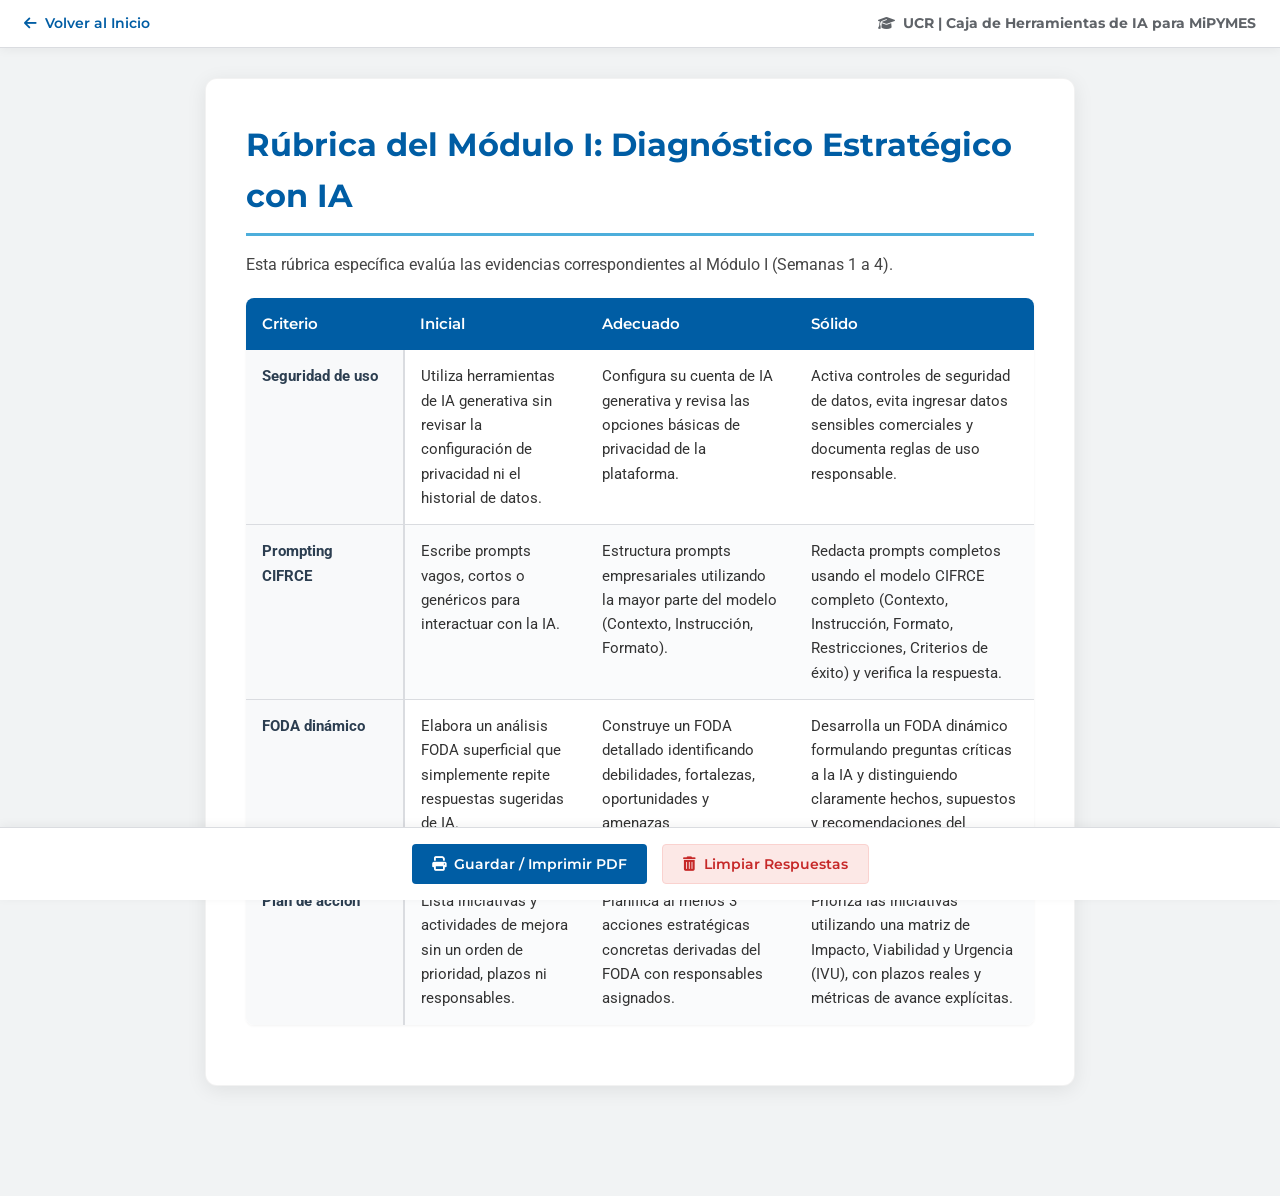
<file: rubricas/rubrica-modulo-diagnostico.html>
<!DOCTYPE html>
<html lang="es">
<head>
    <meta charset="UTF-8">
    <meta name="viewport" content="width=device-width, initial-scale=1.0">
    <title>Rúbrica del Módulo I: Diagnóstico Estratégico con IA - Caja de Herramientas IA</title>
    <link rel="stylesheet" href="../document-styles.css">
    <link rel="stylesheet" href="https://cdnjs.cloudflare.com/ajax/libs/font-awesome/6.4.0/css/all.min.css">
</head>
<body>

    <nav class="top-navbar">
        <a href="../index.html" class="back-btn">
            <i class="fas fa-arrow-left"></i> Volver al Inicio
        </a>
        <div class="navbar-brand">
            <i class="fas fa-graduation-cap"></i> UCR | Caja de Herramientas de IA para MiPYMES
        </div>
    </nav>

    <div class="doc-wrapper">
        <div class="doc-card">
            <h1>Rúbrica del Módulo I: Diagnóstico Estratégico con IA</h1>
<p>Esta rúbrica específica evalúa las evidencias correspondientes al Módulo I (Semanas 1 a 4).</p>
<div class="table-responsive"><table class="rubric-table">
<thead><tr>
<th scope="col">Criterio</th>
<th scope="col">Inicial</th>
<th scope="col">Adecuado</th>
<th scope="col">Sólido</th>
</tr></thead><tbody>
<tr>
<td class="rubric-criterion"><strong>Seguridad de uso</strong></td>
<td class="rubric-cell">Utiliza herramientas de IA generativa sin revisar la configuración de privacidad ni el historial de datos.</td>
<td class="rubric-cell">Configura su cuenta de IA generativa y revisa las opciones básicas de privacidad de la plataforma.</td>
<td class="rubric-cell">Activa controles de seguridad de datos, evita ingresar datos sensibles comerciales y documenta reglas de uso responsable.</td>
</tr>
<tr>
<td class="rubric-criterion"><strong>Prompting CIFRCE</strong></td>
<td class="rubric-cell">Escribe prompts vagos, cortos o genéricos para interactuar con la IA.</td>
<td class="rubric-cell">Estructura prompts empresariales utilizando la mayor parte del modelo (Contexto, Instrucción, Formato).</td>
<td class="rubric-cell">Redacta prompts completos usando el modelo CIFRCE completo (Contexto, Instrucción, Formato, Restricciones, Criterios de éxito) y verifica la respuesta.</td>
</tr>
<tr>
<td class="rubric-criterion"><strong>FODA dinámico</strong></td>
<td class="rubric-cell">Elabora un análisis FODA superficial que simplemente repite respuestas sugeridas de IA.</td>
<td class="rubric-cell">Construye un FODA detallado identificando debilidades, fortalezas, oportunidades y amenazas contextualizadas.</td>
<td class="rubric-cell">Desarrolla un FODA dinámico formulando preguntas críticas a la IA y distinguiendo claramente hechos, supuestos y recomendaciones del modelo.</td>
</tr>
<tr>
<td class="rubric-criterion"><strong>Plan de acción</strong></td>
<td class="rubric-cell">Lista iniciativas y actividades de mejora sin un orden de prioridad, plazos ni responsables.</td>
<td class="rubric-cell">Planifica al menos 3 acciones estratégicas concretas derivadas del FODA con responsables asignados.</td>
<td class="rubric-cell">Prioriza las iniciativas utilizando una matriz de Impacto, Viabilidad y Urgencia (IVU), con plazos reales y métricas de avance explícitas.</td>
</tr>
</tbody></table></div>
        </div>
    </div>

    <div class="action-panel">
        
        <button id="print-btn" class="btn btn-primary"><i class="fas fa-print"></i> Guardar / Imprimir PDF</button>
        <button id="reset-btn" class="btn btn-danger"><i class="fas fa-trash-alt"></i> Limpiar Respuestas</button>
    </div>

    <script>
        document.addEventListener('DOMContentLoaded', () => {
            const docId = window.location.pathname.split('/').pop().replace('.html', '');
            
            // Auto-grow textareas
            const textareas = document.querySelectorAll('textarea');
            textareas.forEach(ta => {
                const autoGrow = () => {
                    ta.style.height = 'auto';
                    ta.style.height = ta.scrollHeight + 'px';
                };
                ta.addEventListener('input', autoGrow);
                // Initial size adjustment
                setTimeout(autoGrow, 100);
            });

            // Load/Save inputs from LocalStorage
            const inputs = document.querySelectorAll('.interactive-input, .inline-input, input[type="checkbox"]');
            inputs.forEach((input, index) => {
                const key = `ucr-caja-${docId}-input-${index}`;
                const saved = localStorage.getItem(key);
                if (saved !== null) {
                    if (input.type === 'checkbox') {
                        input.checked = saved === 'true';
                    } else {
                        input.value = saved;
                        // Trigger input event to resize textarea
                        if (input.tagName === 'TEXTAREA') {
                            setTimeout(() => {
                                input.style.height = 'auto';
                                input.style.height = input.scrollHeight + 'px';
                            }, 100);
                        }
                    }
                }
                
                input.addEventListener('input', () => {
                    const val = input.type === 'checkbox' ? input.checked : input.value;
                    localStorage.setItem(key, val);
                });
            });

            // Interactive Rubrics Selection
            const rubricCells = document.querySelectorAll('.rubric-table td.rubric-cell');
            rubricCells.forEach(cell => {
                const rowIdx = cell.parentElement.rowIndex;
                const key = `ucr-caja-${docId}-rubric-row-${rowIdx}`;
                
                // Load saved selection
                const savedCol = localStorage.getItem(key);
                if (savedCol !== null && parseInt(savedCol) === cell.cellIndex) {
                    cell.classList.add('selected-level');
                }

                cell.addEventListener('click', () => {
                    cell.parentElement.querySelectorAll('td.rubric-cell').forEach(c => {
                        c.classList.remove('selected-level');
                    });
                    cell.classList.add('selected-level');
                    localStorage.setItem(key, cell.cellIndex);
                });
            });

            // Print Action
            document.getElementById('print-btn').addEventListener('click', () => {
                window.print();
            });

            // Reset Action
            document.getElementById('reset-btn').addEventListener('click', () => {
                if (confirm('¿Está seguro de que desea limpiar todas sus respuestas en este documento?')) {
                    inputs.forEach((input, index) => {
                        const key = `ucr-caja-${docId}-input-${index}`;
                        localStorage.removeItem(key);
                        if (input.type === 'checkbox') {
                            input.checked = false;
                        } else {
                            input.value = '';
                        }
                        if (input.tagName === 'TEXTAREA') {
                            input.style.height = 'auto';
                        }
                    });
                    
                    rubricCells.forEach(cell => {
                        cell.classList.remove('selected-level');
                    });
                    const rowCount = document.querySelectorAll('.rubric-table tr').length;
                    for(let i=0; i<rowCount; i++) {
                        localStorage.removeItem(`ucr-caja-${docId}-rubric-row-${i}`);
                    }
                }
            });

            // Export to Markdown Action
            const exportBtn = document.getElementById('export-btn');
            if (exportBtn) {
                exportBtn.addEventListener('click', () => {
                    let title = document.querySelector('h1').innerText;
                    let mdText = `# Trabajo Completado: ${title}\n\n`;
                    
                    // Simple export logic based on document type
                    if (document.querySelector('.bmc-grid')) {
                        // BMC Export
                        const cells = document.querySelectorAll('.bmc-cell');
                        cells.forEach(c => {
                            const header = c.querySelector('h3').innerText;
                            const val = c.querySelector('textarea').value || '(Vacío)';
                            mdText += `## ${header}\n${val}\n\n`;
                        });
                    } else if (document.querySelector('.swot-grid')) {
                        // SWOT Export
                        const quadrants = document.querySelectorAll('.swot-quadrant');
                        quadrants.forEach(q => {
                            const header = q.querySelector('h3').innerText;
                            const val = q.querySelector('textarea').value || '(Vacío)';
                            mdText += `## ${header}\n${val}\n\n`;
                        });
                    } else {
                        // General Template Export
                        const elements = document.querySelectorAll('.doc-card > *');
                        elements.forEach(el => {
                            if (el.tagName === 'H2') {
                                mdText += `## ${el.innerText}\n\n`;
                            } else if (el.tagName === 'H3') {
                                mdText += `### ${el.innerText}\n\n`;
                            } else if (el.tagName === 'P') {
                                // If paragraph contains inline inputs
                                let text = el.innerHTML;
                                const inputsInP = el.querySelectorAll('input, textarea');
                                if (inputsInP.length > 0) {
                                    inputsInP.forEach(inp => {
                                        text = text.replace(inp.outerHTML, `**${inp.value || '___'}**`);
                                    });
                                    // Remove html tags
                                    text = text.replace(/<[^>]*>/g, '');
                                    mdText += `${text}\n\n`;
                                } else {
                                    mdText += `${el.innerText}\n\n`;
                                }
                            } else if (el.tagName === 'UL' || el.tagName === 'OL') {
                                el.querySelectorAll('li').forEach(li => {
                                    let text = li.innerHTML;
                                    const inp = li.querySelector('input, textarea');
                                    if (inp) {
                                        if (inp.type === 'checkbox') {
                                            text = text.replace(inp.outerHTML, inp.checked ? '[x]' : '[ ]');
                                        } else {
                                            text = text.replace(inp.outerHTML, `**${inp.value || '___'}**`);
                                        }
                                    }
                                    text = text.replace(/<[^>]*>/g, '');
                                    mdText += `* ${text}\n`;
                                });
                                mdText += '\n';
                            }
                        });
                    }
                    
                    const blob = new Blob([mdText], { type: 'text/markdown;charset=utf-8;' });
                    const link = document.createElement('a');
                    link.href = URL.createObjectURL(blob);
                    link.setAttribute('download', `${docId}-completado.md`);
                    document.body.appendChild(link);
                    link.click();
                    document.body.removeChild(link);
                });
            }
        });
    </script>
</body>
</html>
</file>
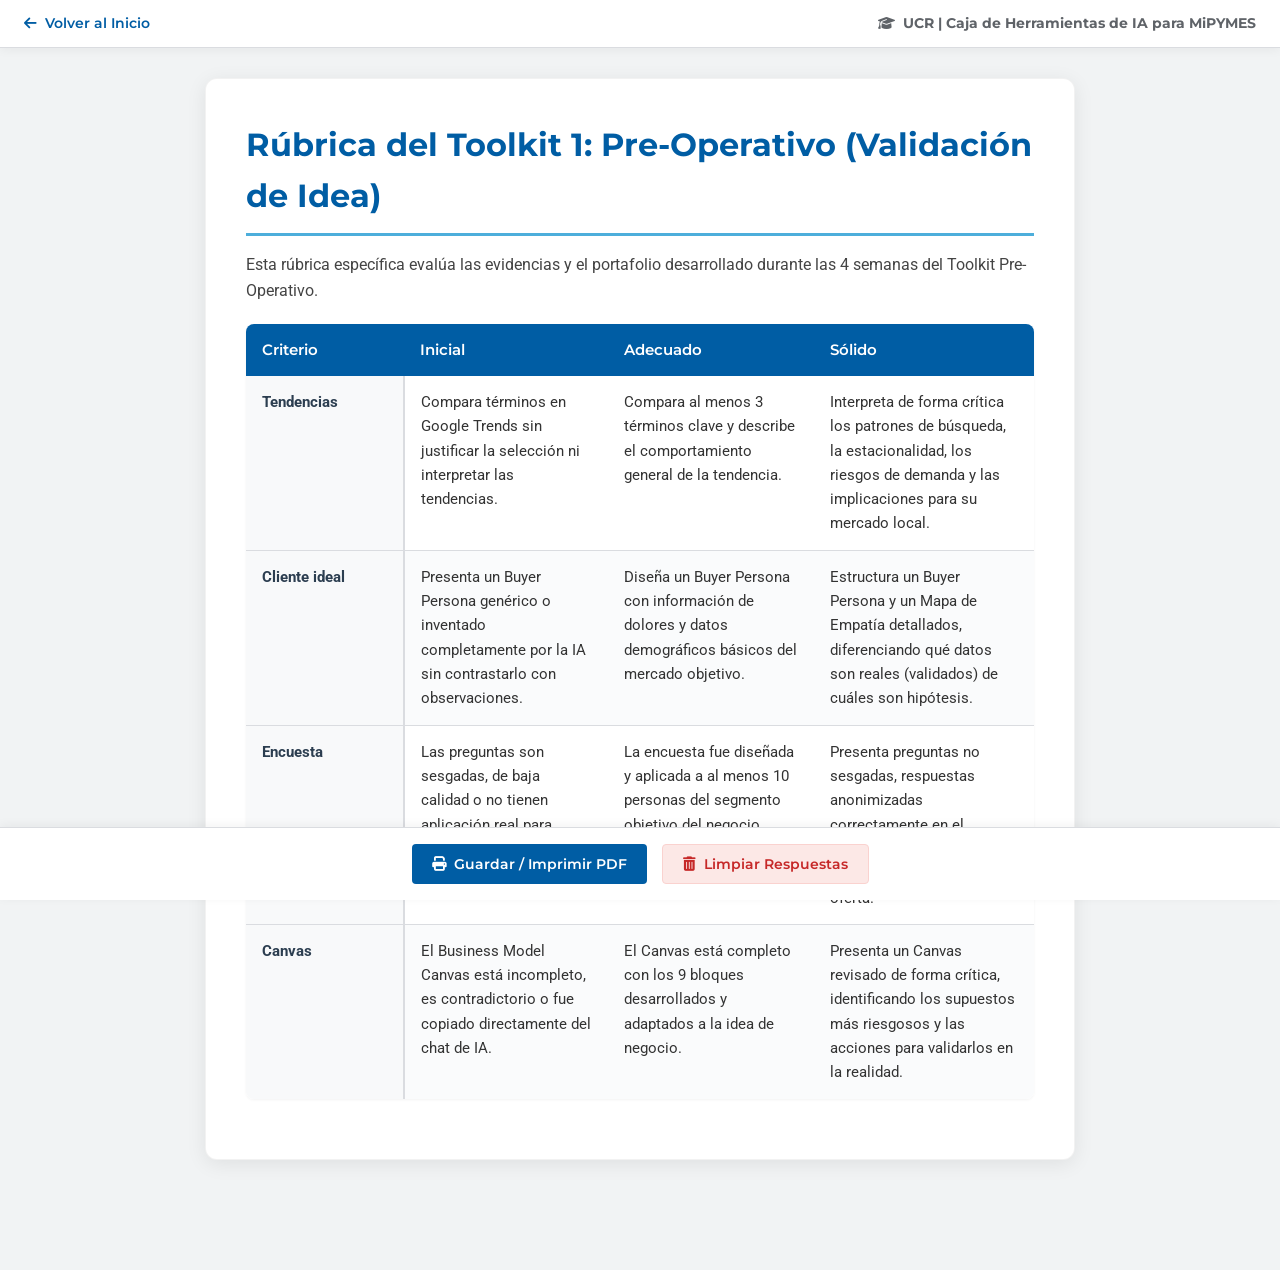
<file: rubricas/rubrica-toolkit-preoperativo.html>
<!DOCTYPE html>
<html lang="es">
<head>
    <meta charset="UTF-8">
    <meta name="viewport" content="width=device-width, initial-scale=1.0">
    <title>Rúbrica del Toolkit 1: Pre-Operativo (Validación de Idea) - Caja de Herramientas IA</title>
    <link rel="stylesheet" href="../document-styles.css">
    <link rel="stylesheet" href="https://cdnjs.cloudflare.com/ajax/libs/font-awesome/6.4.0/css/all.min.css">
</head>
<body>

    <nav class="top-navbar">
        <a href="../index.html" class="back-btn">
            <i class="fas fa-arrow-left"></i> Volver al Inicio
        </a>
        <div class="navbar-brand">
            <i class="fas fa-graduation-cap"></i> UCR | Caja de Herramientas de IA para MiPYMES
        </div>
    </nav>

    <div class="doc-wrapper">
        <div class="doc-card">
            <h1>Rúbrica del Toolkit 1: Pre-Operativo (Validación de Idea)</h1>
<p>Esta rúbrica específica evalúa las evidencias y el portafolio desarrollado durante las 4 semanas del Toolkit Pre-Operativo.</p>
<div class="table-responsive"><table class="rubric-table">
<thead><tr>
<th scope="col">Criterio</th>
<th scope="col">Inicial</th>
<th scope="col">Adecuado</th>
<th scope="col">Sólido</th>
</tr></thead><tbody>
<tr>
<td class="rubric-criterion"><strong>Tendencias</strong></td>
<td class="rubric-cell">Compara términos en Google Trends sin justificar la selección ni interpretar las tendencias.</td>
<td class="rubric-cell">Compara al menos 3 términos clave y describe el comportamiento general de la tendencia.</td>
<td class="rubric-cell">Interpreta de forma crítica los patrones de búsqueda, la estacionalidad, los riesgos de demanda y las implicaciones para su mercado local.</td>
</tr>
<tr>
<td class="rubric-criterion"><strong>Cliente ideal</strong></td>
<td class="rubric-cell">Presenta un Buyer Persona genérico o inventado completamente por la IA sin contrastarlo con observaciones.</td>
<td class="rubric-cell">Diseña un Buyer Persona con información de dolores y datos demográficos básicos del mercado objetivo.</td>
<td class="rubric-cell">Estructura un Buyer Persona y un Mapa de Empatía detallados, diferenciando qué datos son reales (validados) de cuáles son hipótesis.</td>
</tr>
<tr>
<td class="rubric-criterion"><strong>Encuesta</strong></td>
<td class="rubric-cell">Las preguntas son sesgadas, de baja calidad o no tienen aplicación real para validar la idea de negocio.</td>
<td class="rubric-cell">La encuesta fue diseñada y aplicada a al menos 10 personas del segmento objetivo del negocio.</td>
<td class="rubric-cell">Presenta preguntas no sesgadas, respuestas anonimizadas correctamente en el análisis y hallazgos clave accionables para refinar la oferta.</td>
</tr>
<tr>
<td class="rubric-criterion"><strong>Canvas</strong></td>
<td class="rubric-cell">El Business Model Canvas está incompleto, es contradictorio o fue copiado directamente del chat de IA.</td>
<td class="rubric-cell">El Canvas está completo con los 9 bloques desarrollados y adaptados a la idea de negocio.</td>
<td class="rubric-cell">Presenta un Canvas revisado de forma crítica, identificando los supuestos más riesgosos y las acciones para validarlos en la realidad.</td>
</tr>
</tbody></table></div>
        </div>
    </div>

    <div class="action-panel">
        
        <button id="print-btn" class="btn btn-primary"><i class="fas fa-print"></i> Guardar / Imprimir PDF</button>
        <button id="reset-btn" class="btn btn-danger"><i class="fas fa-trash-alt"></i> Limpiar Respuestas</button>
    </div>

    <script>
        document.addEventListener('DOMContentLoaded', () => {
            const docId = window.location.pathname.split('/').pop().replace('.html', '');
            
            // Auto-grow textareas
            const textareas = document.querySelectorAll('textarea');
            textareas.forEach(ta => {
                const autoGrow = () => {
                    ta.style.height = 'auto';
                    ta.style.height = ta.scrollHeight + 'px';
                };
                ta.addEventListener('input', autoGrow);
                // Initial size adjustment
                setTimeout(autoGrow, 100);
            });

            // Load/Save inputs from LocalStorage
            const inputs = document.querySelectorAll('.interactive-input, .inline-input, input[type="checkbox"]');
            inputs.forEach((input, index) => {
                const key = `ucr-caja-${docId}-input-${index}`;
                const saved = localStorage.getItem(key);
                if (saved !== null) {
                    if (input.type === 'checkbox') {
                        input.checked = saved === 'true';
                    } else {
                        input.value = saved;
                        // Trigger input event to resize textarea
                        if (input.tagName === 'TEXTAREA') {
                            setTimeout(() => {
                                input.style.height = 'auto';
                                input.style.height = input.scrollHeight + 'px';
                            }, 100);
                        }
                    }
                }
                
                input.addEventListener('input', () => {
                    const val = input.type === 'checkbox' ? input.checked : input.value;
                    localStorage.setItem(key, val);
                });
            });

            // Interactive Rubrics Selection
            const rubricCells = document.querySelectorAll('.rubric-table td.rubric-cell');
            rubricCells.forEach(cell => {
                const rowIdx = cell.parentElement.rowIndex;
                const key = `ucr-caja-${docId}-rubric-row-${rowIdx}`;
                
                // Load saved selection
                const savedCol = localStorage.getItem(key);
                if (savedCol !== null && parseInt(savedCol) === cell.cellIndex) {
                    cell.classList.add('selected-level');
                }

                cell.addEventListener('click', () => {
                    cell.parentElement.querySelectorAll('td.rubric-cell').forEach(c => {
                        c.classList.remove('selected-level');
                    });
                    cell.classList.add('selected-level');
                    localStorage.setItem(key, cell.cellIndex);
                });
            });

            // Print Action
            document.getElementById('print-btn').addEventListener('click', () => {
                window.print();
            });

            // Reset Action
            document.getElementById('reset-btn').addEventListener('click', () => {
                if (confirm('¿Está seguro de que desea limpiar todas sus respuestas en este documento?')) {
                    inputs.forEach((input, index) => {
                        const key = `ucr-caja-${docId}-input-${index}`;
                        localStorage.removeItem(key);
                        if (input.type === 'checkbox') {
                            input.checked = false;
                        } else {
                            input.value = '';
                        }
                        if (input.tagName === 'TEXTAREA') {
                            input.style.height = 'auto';
                        }
                    });
                    
                    rubricCells.forEach(cell => {
                        cell.classList.remove('selected-level');
                    });
                    const rowCount = document.querySelectorAll('.rubric-table tr').length;
                    for(let i=0; i<rowCount; i++) {
                        localStorage.removeItem(`ucr-caja-${docId}-rubric-row-${i}`);
                    }
                }
            });

            // Export to Markdown Action
            const exportBtn = document.getElementById('export-btn');
            if (exportBtn) {
                exportBtn.addEventListener('click', () => {
                    let title = document.querySelector('h1').innerText;
                    let mdText = `# Trabajo Completado: ${title}\n\n`;
                    
                    // Simple export logic based on document type
                    if (document.querySelector('.bmc-grid')) {
                        // BMC Export
                        const cells = document.querySelectorAll('.bmc-cell');
                        cells.forEach(c => {
                            const header = c.querySelector('h3').innerText;
                            const val = c.querySelector('textarea').value || '(Vacío)';
                            mdText += `## ${header}\n${val}\n\n`;
                        });
                    } else if (document.querySelector('.swot-grid')) {
                        // SWOT Export
                        const quadrants = document.querySelectorAll('.swot-quadrant');
                        quadrants.forEach(q => {
                            const header = q.querySelector('h3').innerText;
                            const val = q.querySelector('textarea').value || '(Vacío)';
                            mdText += `## ${header}\n${val}\n\n`;
                        });
                    } else {
                        // General Template Export
                        const elements = document.querySelectorAll('.doc-card > *');
                        elements.forEach(el => {
                            if (el.tagName === 'H2') {
                                mdText += `## ${el.innerText}\n\n`;
                            } else if (el.tagName === 'H3') {
                                mdText += `### ${el.innerText}\n\n`;
                            } else if (el.tagName === 'P') {
                                // If paragraph contains inline inputs
                                let text = el.innerHTML;
                                const inputsInP = el.querySelectorAll('input, textarea');
                                if (inputsInP.length > 0) {
                                    inputsInP.forEach(inp => {
                                        text = text.replace(inp.outerHTML, `**${inp.value || '___'}**`);
                                    });
                                    // Remove html tags
                                    text = text.replace(/<[^>]*>/g, '');
                                    mdText += `${text}\n\n`;
                                } else {
                                    mdText += `${el.innerText}\n\n`;
                                }
                            } else if (el.tagName === 'UL' || el.tagName === 'OL') {
                                el.querySelectorAll('li').forEach(li => {
                                    let text = li.innerHTML;
                                    const inp = li.querySelector('input, textarea');
                                    if (inp) {
                                        if (inp.type === 'checkbox') {
                                            text = text.replace(inp.outerHTML, inp.checked ? '[x]' : '[ ]');
                                        } else {
                                            text = text.replace(inp.outerHTML, `**${inp.value || '___'}**`);
                                        }
                                    }
                                    text = text.replace(/<[^>]*>/g, '');
                                    mdText += `* ${text}\n`;
                                });
                                mdText += '\n';
                            }
                        });
                    }
                    
                    const blob = new Blob([mdText], { type: 'text/markdown;charset=utf-8;' });
                    const link = document.createElement('a');
                    link.href = URL.createObjectURL(blob);
                    link.setAttribute('download', `${docId}-completado.md`);
                    document.body.appendChild(link);
                    link.click();
                    document.body.removeChild(link);
                });
            }
        });
    </script>
</body>
</html>
</file>
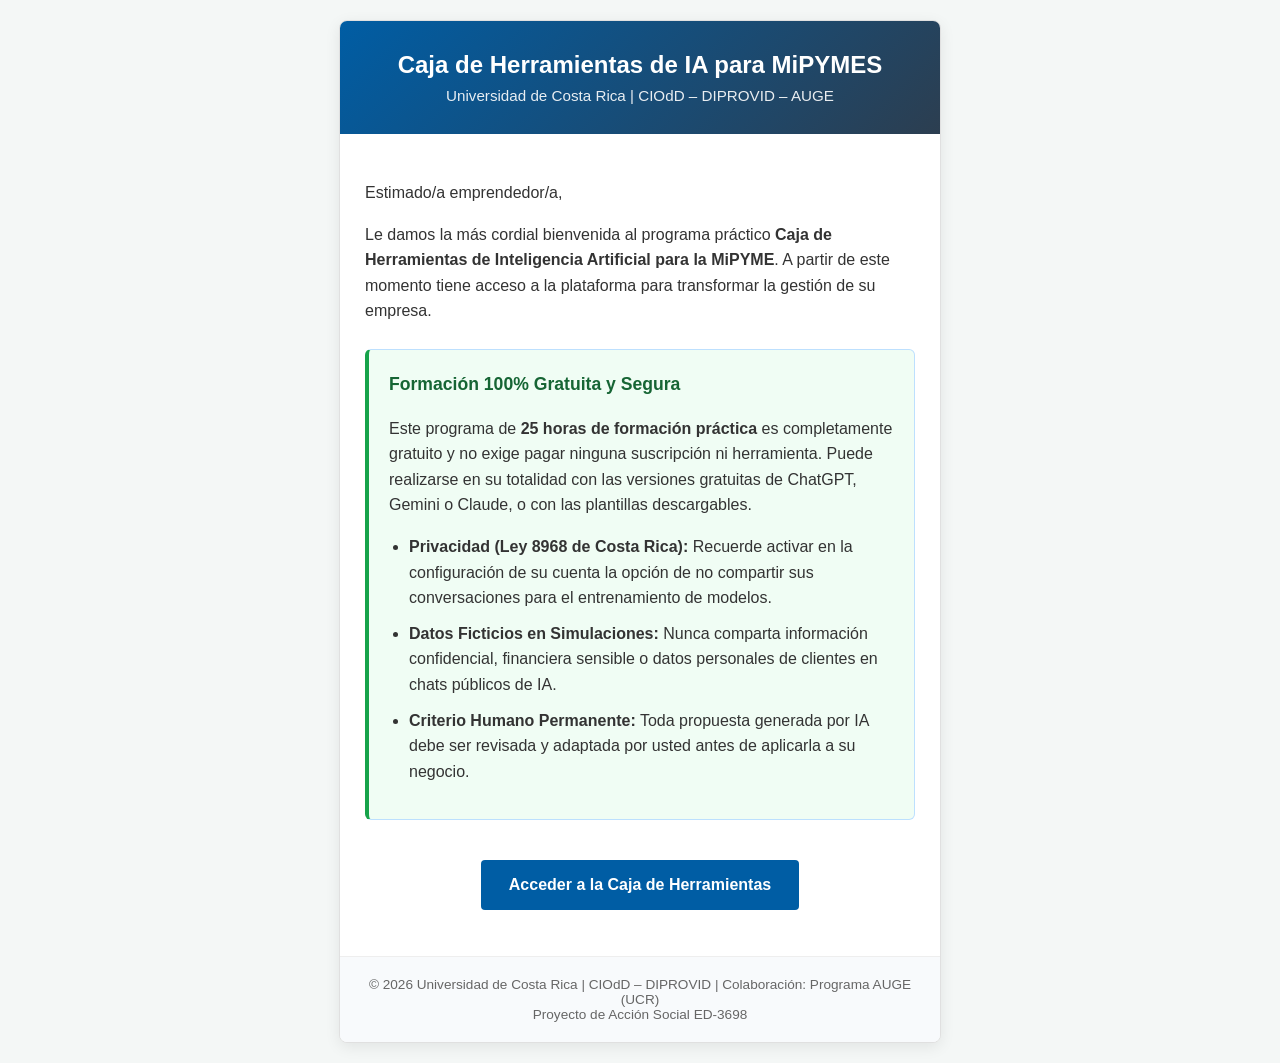
<file: templates/correo_activacion.html>
<!DOCTYPE html>
<html lang="es">
<head>
    <meta charset="UTF-8">
    <meta name="viewport" content="width=device-width, initial-scale=1.0">
    <title>Plantilla de Correo de Activación | Caja de Herramientas IA MiPYME UCR</title>
    <style>
        body { font-family: 'Segoe UI', Tahoma, Geneva, Verdana, sans-serif; background-color: #f4f7f6; margin: 0; padding: 20px; color: #333; }
        .email-container { max-width: 600px; margin: 0 auto; background: #ffffff; border-radius: 8px; overflow: hidden; box-shadow: 0 4px 15px rgba(0,0,0,0.08); border: 1px solid #e0e0e0; }
        .email-header { background: linear-gradient(135deg, #005da4 0%, #2c3e50 100%); color: white; padding: 30px 25px; text-align: center; }
        .email-header h1 { margin: 0; font-size: 1.5rem; font-weight: 700; }
        .email-header p { margin: 8px 0 0 0; opacity: 0.9; font-size: 0.95rem; }
        .email-body { padding: 30px 25px; line-height: 1.6; }
        .disclaimer-card { background-color: #f0f7ff; border: 1px solid #bde0fe; border-left: 5px solid #005da4; padding: 20px; border-radius: 6px; margin: 25px 0; }
        .disclaimer-card h3 { color: #005da4; margin-top: 0; font-size: 1.1rem; }
        .disclaimer-card ul { padding-left: 20px; margin-bottom: 15px; }
        .disclaimer-card li { margin-bottom: 10px; }
        .email-footer { background-color: #f8fafc; padding: 20px; text-align: center; font-size: 0.85rem; color: #666; border-top: 1px solid #eee; }
        .btn-activate { display: inline-block; background-color: #005da4; color: white; text-decoration: none; padding: 12px 28px; border-radius: 4px; font-weight: bold; margin-top: 15px; }
    </style>
</head>
<body>
    <div class="email-container">
        <div class="email-header">
            <h1>Caja de Herramientas de IA para MiPYMES</h1>
            <p>Universidad de Costa Rica | CIOdD – DIPROVID – AUGE</p>
        </div>
        <div class="email-body">
            <p>Estimado/a emprendedor/a,</p>
            <p>Le damos la más cordial bienvenida al programa práctico <strong>Caja de Herramientas de Inteligencia Artificial para la MiPYME</strong>. A partir de este momento tiene acceso a la plataforma para transformar la gestión de su empresa.</p>

            <!-- GUÍA DE ACCESO GRATUITO Y PROTECCIÓN DE DATOS (UCR / CIOdD) -->
            <div class="disclaimer-card" style="background-color: #f0fdf4; border-left: 4px solid #16a34a;">
                <h3 style="color: #166534;"><i class="fas fa-shield-alt"></i> Formación 100% Gratuita y Segura</h3>
                <p>Este programa de <strong>25 horas de formación práctica</strong> es completamente gratuito y no exige pagar ninguna suscripción ni herramienta. Puede realizarse en su totalidad con las versiones gratuitas de ChatGPT, Gemini o Claude, o con las plantillas descargables.</p>
                <ul>
                    <li><strong>Privacidad (Ley 8968 de Costa Rica):</strong> Recuerde activar en la configuración de su cuenta la opción de no compartir sus conversaciones para el entrenamiento de modelos.</li>
                    <li><strong>Datos Ficticios en Simulaciones:</strong> Nunca comparta información confidencial, financiera sensible o datos personales de clientes en chats públicos de IA.</li>
                    <li><strong>Criterio Humano Permanente:</strong> Toda propuesta generada por IA debe ser revisada y adaptada por usted antes de aplicarla a su negocio.</li>
                </ul>
            </div>

            <p style="text-align: center;">
                <a href="https://agmelendez.github.io/cajaherramientaspymes/" class="btn-activate">Acceder a la Caja de Herramientas</a>
            </p>
        </div>
        <div class="email-footer">
            © 2026 Universidad de Costa Rica | CIOdD – DIPROVID | Colaboración: Programa AUGE (UCR)<br>
            Proyecto de Acción Social ED-3698
        </div>
    </div>
</body>
</html>
</file>
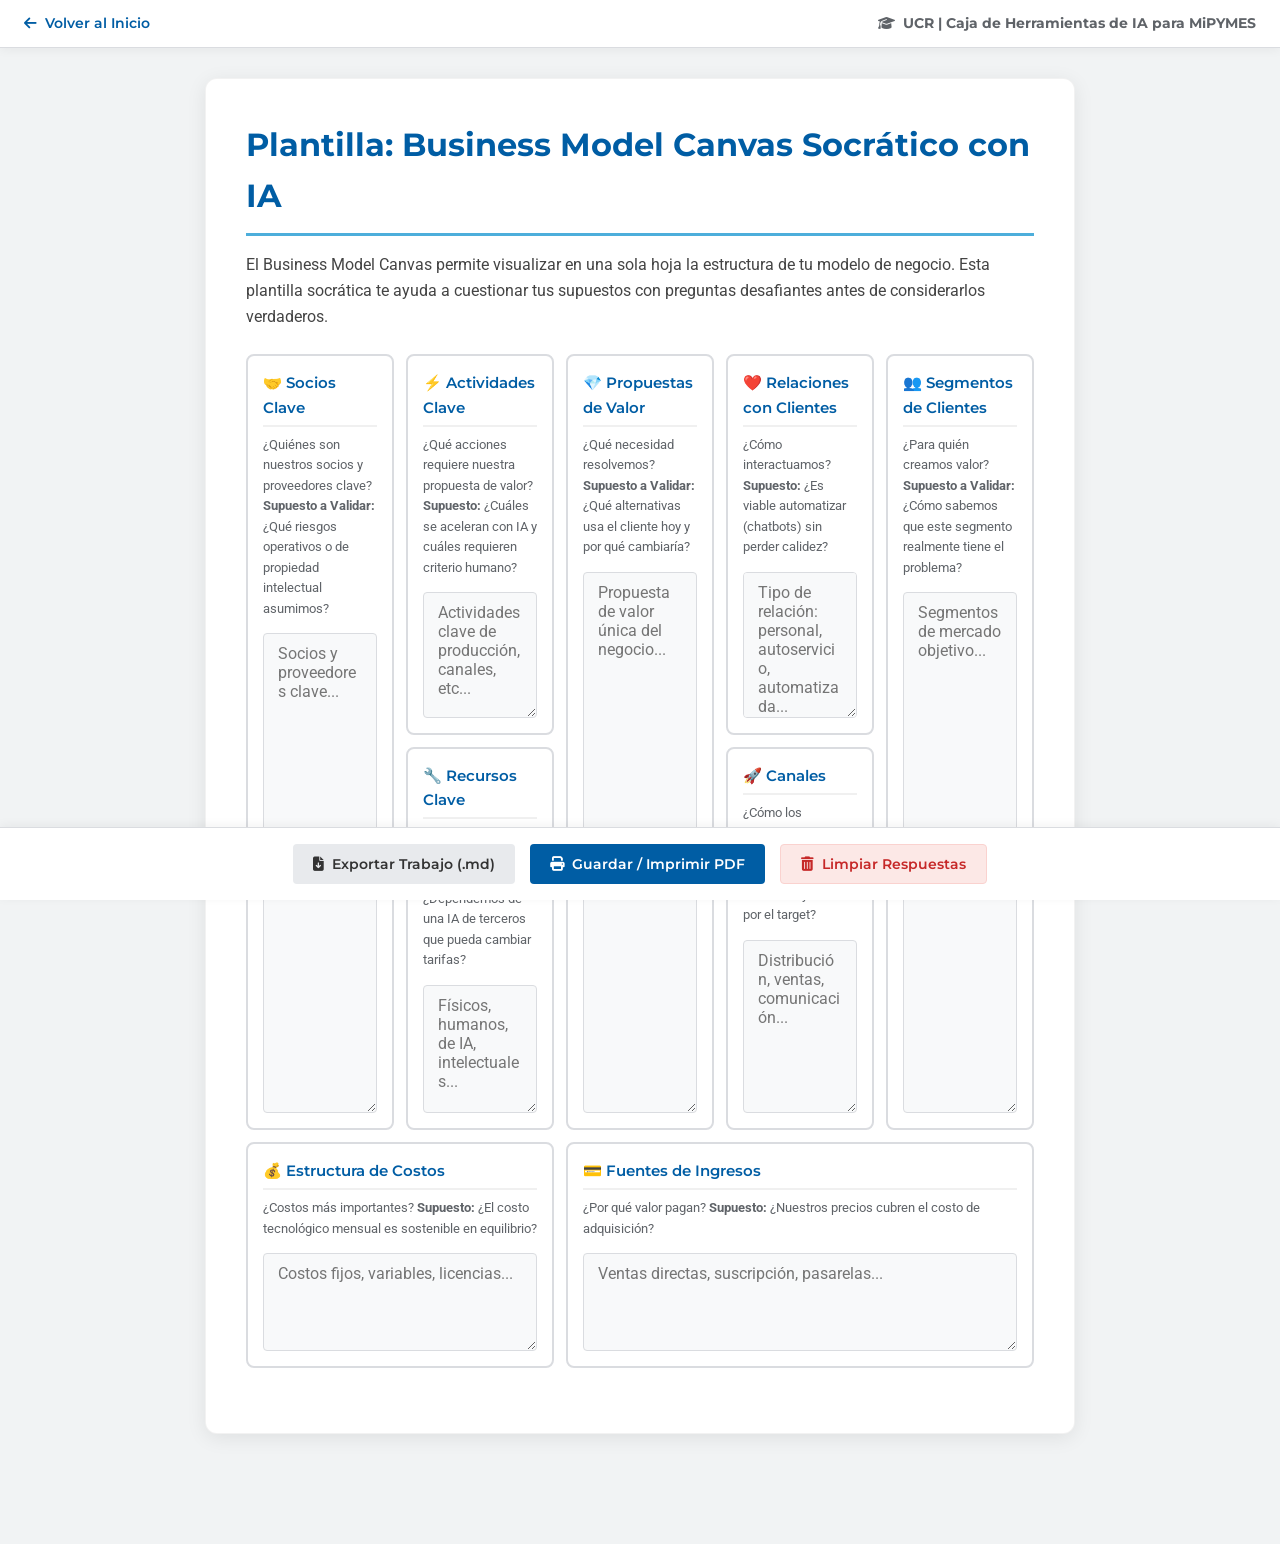
<file: templates/plantilla-business-model-canvas.html>
<!DOCTYPE html>
<html lang="es">
<head>
    <meta charset="UTF-8">
    <meta name="viewport" content="width=device-width, initial-scale=1.0">
    <title>Plantilla: Business Model Canvas Socrático - Caja de Herramientas IA</title>
    <link rel="stylesheet" href="../document-styles.css">
    <link rel="stylesheet" href="https://cdnjs.cloudflare.com/ajax/libs/font-awesome/6.4.0/css/all.min.css">
</head>
<body>

    <nav class="top-navbar">
        <a href="../index.html" class="back-btn">
            <i class="fas fa-arrow-left"></i> Volver al Inicio
        </a>
        <div class="navbar-brand">
            <i class="fas fa-graduation-cap"></i> UCR | Caja de Herramientas de IA para MiPYMES
        </div>
    </nav>

    <div class="doc-wrapper">
        <div class="doc-card">
            
    <h1>Plantilla: Business Model Canvas Socrático con IA</h1>
    <p>El Business Model Canvas permite visualizar en una sola hoja la estructura de tu modelo de negocio. Esta plantilla socrática te ayuda a cuestionar tus supuestos con preguntas desafiantes antes de considerarlos verdaderos.</p>
    
    <div class="bmc-grid">
        <div class="bmc-cell bmc-alliances">
            <h3>🤝 Socios Clave</h3>
            <p class="bmc-hint">¿Quiénes son nuestros socios y proveedores clave? <strong>Supuesto a Validar:</strong> ¿Qué riesgos operativos o de propiedad intelectual asumimos?</p>
            <textarea class="interactive-input" placeholder="Socios y proveedores clave..."></textarea>
        </div>
        <div class="bmc-cell bmc-activities">
            <h3>⚡ Actividades Clave</h3>
            <p class="bmc-hint">¿Qué acciones requiere nuestra propuesta de valor? <strong>Supuesto:</strong> ¿Cuáles se aceleran con IA y cuáles requieren criterio humano?</p>
            <textarea class="interactive-input" placeholder="Actividades clave de producción, canales, etc..."></textarea>
        </div>
        <div class="bmc-cell bmc-resources">
            <h3>🔧 Recursos Clave</h3>
            <p class="bmc-hint">¿Qué activos requiere el negocio? <strong>Supuesto:</strong> ¿Dependemos de una IA de terceros que pueda cambiar tarifas?</p>
            <textarea class="interactive-input" placeholder="Físicos, humanos, de IA, intelectuales..."></textarea>
        </div>
        <div class="bmc-cell bmc-propositions">
            <h3>💎 Propuestas de Valor</h3>
            <p class="bmc-hint">¿Qué necesidad resolvemos? <strong>Supuesto a Validar:</strong> ¿Qué alternativas usa el cliente hoy y por qué cambiaría?</p>
            <textarea class="interactive-input" placeholder="Propuesta de valor única del negocio..."></textarea>
        </div>
        <div class="bmc-cell bmc-relations">
            <h3>❤️ Relaciones con Clientes</h3>
            <p class="bmc-hint">¿Cómo interactuamos? <strong>Supuesto:</strong> ¿Es viable automatizar (chatbots) sin perder calidez?</p>
            <textarea class="interactive-input" placeholder="Tipo de relación: personal, autoservicio, automatizada..."></textarea>
        </div>
        <div class="bmc-cell bmc-channels">
            <h3>🚀 Canales</h3>
            <p class="bmc-hint">¿Cómo los alcanzamos? <strong>Supuesto:</strong> ¿Son realmente costo-eficientes y usados por el target?</p>
            <textarea class="interactive-input" placeholder="Distribución, ventas, comunicación..."></textarea>
        </div>
        <div class="bmc-cell bmc-segments">
            <h3>👥 Segmentos de Clientes</h3>
            <p class="bmc-hint">¿Para quién creamos valor? <strong>Supuesto a Validar:</strong> ¿Cómo sabemos que este segmento realmente tiene el problema?</p>
            <textarea class="interactive-input" placeholder="Segmentos de mercado objetivo..."></textarea>
        </div>
        <div class="bmc-cell bmc-costs">
            <h3>💰 Estructura de Costos</h3>
            <p class="bmc-hint">¿Costos más importantes? <strong>Supuesto:</strong> ¿El costo tecnológico mensual es sostenible en equilibrio?</p>
            <textarea class="interactive-input" placeholder="Costos fijos, variables, licencias..."></textarea>
        </div>
        <div class="bmc-cell bmc-revenues">
            <h3>💳 Fuentes de Ingresos</h3>
            <p class="bmc-hint">¿Por qué valor pagan? <strong>Supuesto:</strong> ¿Nuestros precios cubren el costo de adquisición?</p>
            <textarea class="interactive-input" placeholder="Ventas directas, suscripción, pasarelas..."></textarea>
        </div>
    </div>
    
        </div>
    </div>

    <div class="action-panel">
        <button id="export-btn" class="btn btn-secondary"><i class="fas fa-file-download"></i> Exportar Trabajo (.md)</button>
        <button id="print-btn" class="btn btn-primary"><i class="fas fa-print"></i> Guardar / Imprimir PDF</button>
        <button id="reset-btn" class="btn btn-danger"><i class="fas fa-trash-alt"></i> Limpiar Respuestas</button>
    </div>

    <script>
        document.addEventListener('DOMContentLoaded', () => {
            const docId = window.location.pathname.split('/').pop().replace('.html', '');
            
            // Auto-grow textareas
            const textareas = document.querySelectorAll('textarea');
            textareas.forEach(ta => {
                const autoGrow = () => {
                    ta.style.height = 'auto';
                    ta.style.height = ta.scrollHeight + 'px';
                };
                ta.addEventListener('input', autoGrow);
                // Initial size adjustment
                setTimeout(autoGrow, 100);
            });

            // Load/Save inputs from LocalStorage
            const inputs = document.querySelectorAll('.interactive-input, .inline-input, input[type="checkbox"]');
            inputs.forEach((input, index) => {
                const key = `ucr-caja-${docId}-input-${index}`;
                const saved = localStorage.getItem(key);
                if (saved !== null) {
                    if (input.type === 'checkbox') {
                        input.checked = saved === 'true';
                    } else {
                        input.value = saved;
                        // Trigger input event to resize textarea
                        if (input.tagName === 'TEXTAREA') {
                            setTimeout(() => {
                                input.style.height = 'auto';
                                input.style.height = input.scrollHeight + 'px';
                            }, 100);
                        }
                    }
                }
                
                input.addEventListener('input', () => {
                    const val = input.type === 'checkbox' ? input.checked : input.value;
                    localStorage.setItem(key, val);
                });
            });

            // Interactive Rubrics Selection
            const rubricCells = document.querySelectorAll('.rubric-table td.rubric-cell');
            rubricCells.forEach(cell => {
                const rowIdx = cell.parentElement.rowIndex;
                const key = `ucr-caja-${docId}-rubric-row-${rowIdx}`;
                
                // Load saved selection
                const savedCol = localStorage.getItem(key);
                if (savedCol !== null && parseInt(savedCol) === cell.cellIndex) {
                    cell.classList.add('selected-level');
                }

                cell.addEventListener('click', () => {
                    cell.parentElement.querySelectorAll('td.rubric-cell').forEach(c => {
                        c.classList.remove('selected-level');
                    });
                    cell.classList.add('selected-level');
                    localStorage.setItem(key, cell.cellIndex);
                });
            });

            // Print Action
            document.getElementById('print-btn').addEventListener('click', () => {
                window.print();
            });

            // Reset Action
            document.getElementById('reset-btn').addEventListener('click', () => {
                if (confirm('¿Está seguro de que desea limpiar todas sus respuestas en este documento?')) {
                    inputs.forEach((input, index) => {
                        const key = `ucr-caja-${docId}-input-${index}`;
                        localStorage.removeItem(key);
                        if (input.type === 'checkbox') {
                            input.checked = false;
                        } else {
                            input.value = '';
                        }
                        if (input.tagName === 'TEXTAREA') {
                            input.style.height = 'auto';
                        }
                    });
                    
                    rubricCells.forEach(cell => {
                        cell.classList.remove('selected-level');
                    });
                    const rowCount = document.querySelectorAll('.rubric-table tr').length;
                    for(let i=0; i<rowCount; i++) {
                        localStorage.removeItem(`ucr-caja-${docId}-rubric-row-${i}`);
                    }
                }
            });

            // Export to Markdown Action
            const exportBtn = document.getElementById('export-btn');
            if (exportBtn) {
                exportBtn.addEventListener('click', () => {
                    let title = document.querySelector('h1').innerText;
                    let mdText = `# Trabajo Completado: ${title}\n\n`;
                    
                    // Simple export logic based on document type
                    if (document.querySelector('.bmc-grid')) {
                        // BMC Export
                        const cells = document.querySelectorAll('.bmc-cell');
                        cells.forEach(c => {
                            const header = c.querySelector('h3').innerText;
                            const val = c.querySelector('textarea').value || '(Vacío)';
                            mdText += `## ${header}\n${val}\n\n`;
                        });
                    } else if (document.querySelector('.swot-grid')) {
                        // SWOT Export
                        const quadrants = document.querySelectorAll('.swot-quadrant');
                        quadrants.forEach(q => {
                            const header = q.querySelector('h3').innerText;
                            const val = q.querySelector('textarea').value || '(Vacío)';
                            mdText += `## ${header}\n${val}\n\n`;
                        });
                    } else {
                        // General Template Export
                        const elements = document.querySelectorAll('.doc-card > *');
                        elements.forEach(el => {
                            if (el.tagName === 'H2') {
                                mdText += `## ${el.innerText}\n\n`;
                            } else if (el.tagName === 'H3') {
                                mdText += `### ${el.innerText}\n\n`;
                            } else if (el.tagName === 'P') {
                                // If paragraph contains inline inputs
                                let text = el.innerHTML;
                                const inputsInP = el.querySelectorAll('input, textarea');
                                if (inputsInP.length > 0) {
                                    inputsInP.forEach(inp => {
                                        text = text.replace(inp.outerHTML, `**${inp.value || '___'}**`);
                                    });
                                    // Remove html tags
                                    text = text.replace(/<[^>]*>/g, '');
                                    mdText += `${text}\n\n`;
                                } else {
                                    mdText += `${el.innerText}\n\n`;
                                }
                            } else if (el.tagName === 'UL' || el.tagName === 'OL') {
                                el.querySelectorAll('li').forEach(li => {
                                    let text = li.innerHTML;
                                    const inp = li.querySelector('input, textarea');
                                    if (inp) {
                                        if (inp.type === 'checkbox') {
                                            text = text.replace(inp.outerHTML, inp.checked ? '[x]' : '[ ]');
                                        } else {
                                            text = text.replace(inp.outerHTML, `**${inp.value || '___'}**`);
                                        }
                                    }
                                    text = text.replace(/<[^>]*>/g, '');
                                    mdText += `* ${text}\n`;
                                });
                                mdText += '\n';
                            }
                        });
                    }
                    
                    const blob = new Blob([mdText], { type: 'text/markdown;charset=utf-8;' });
                    const link = document.createElement('a');
                    link.href = URL.createObjectURL(blob);
                    link.setAttribute('download', `${docId}-completado.md`);
                    document.body.appendChild(link);
                    link.click();
                    document.body.removeChild(link);
                });
            }
        });
    </script>
</body>
</html>
</file>
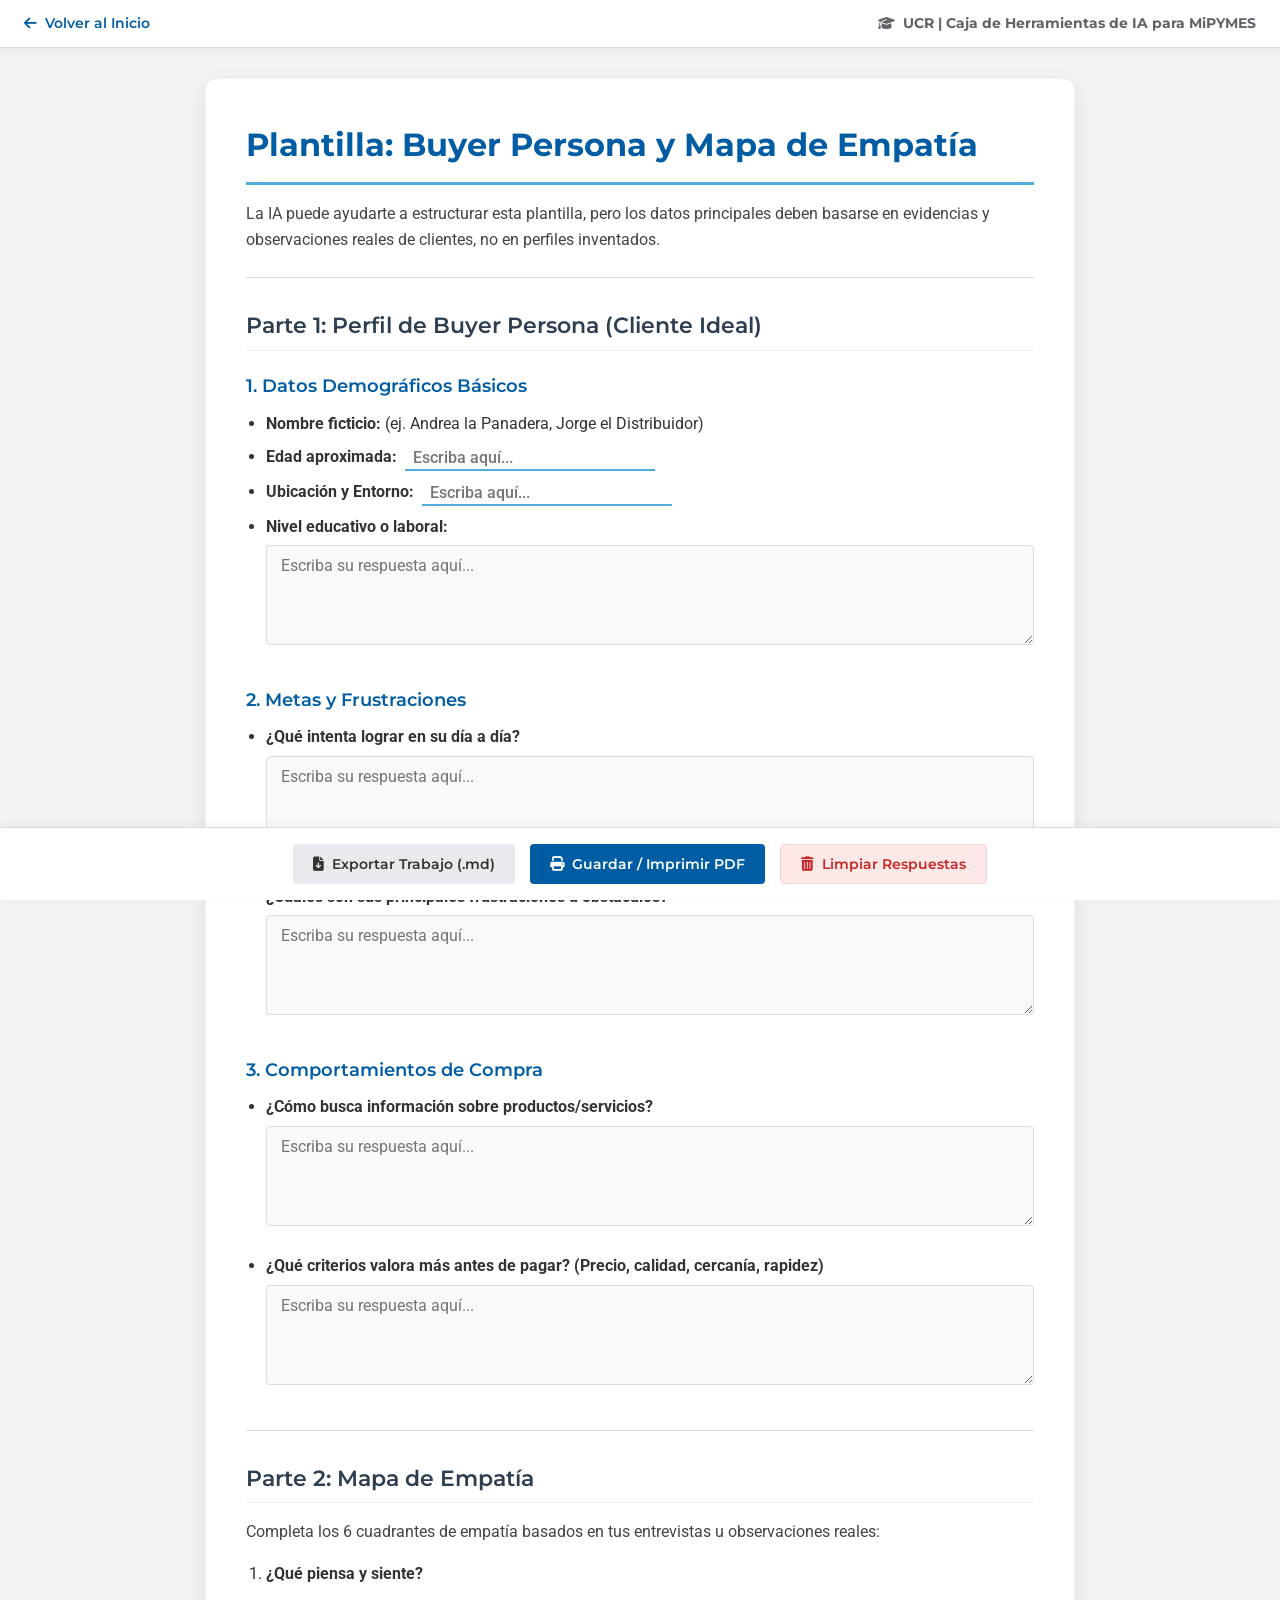
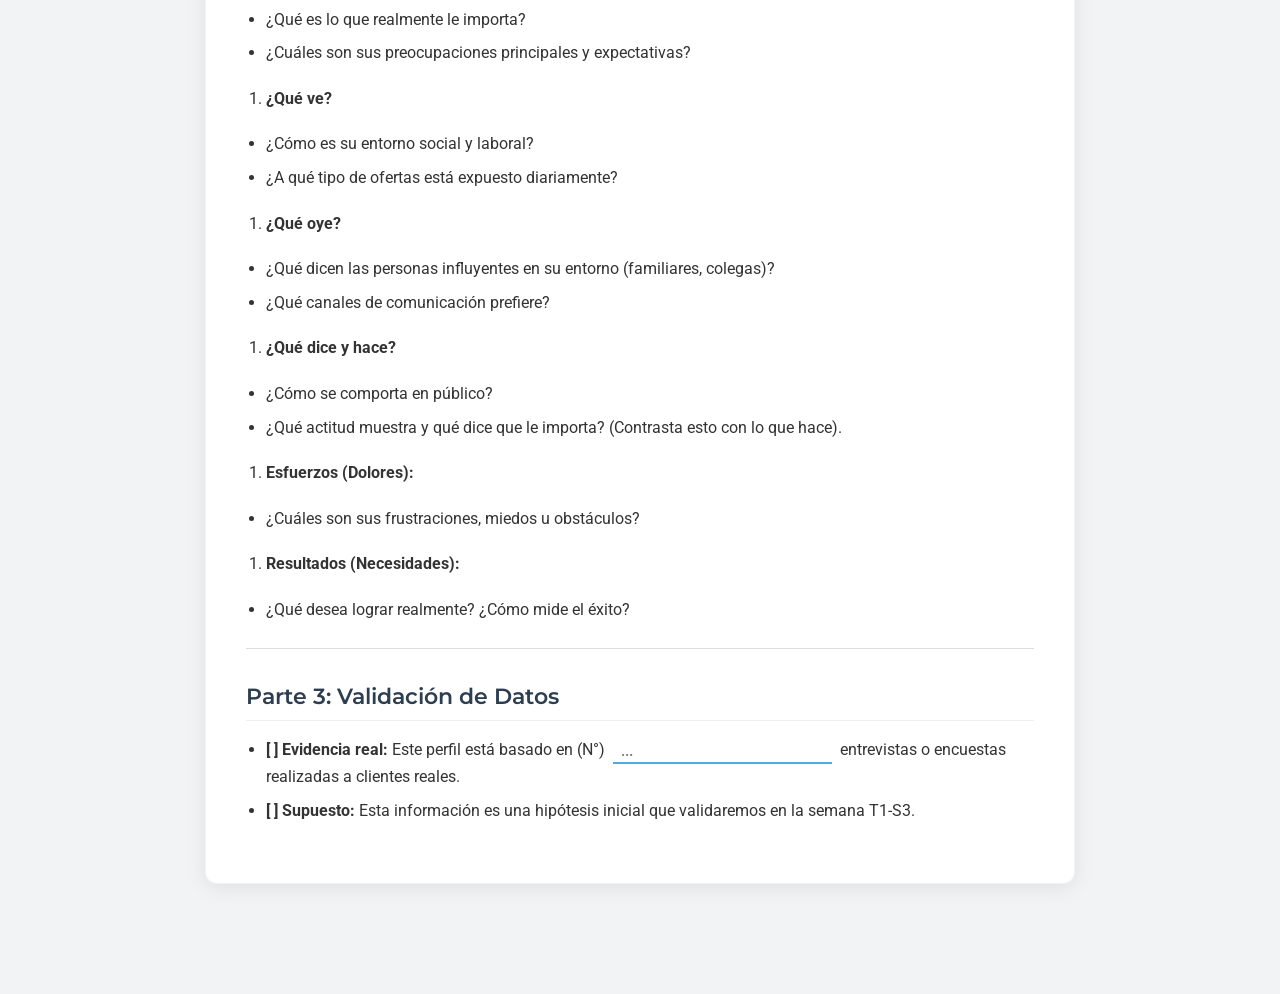
<file: templates/plantilla-buyer-persona.html>
<!DOCTYPE html>
<html lang="es">
<head>
    <meta charset="UTF-8">
    <meta name="viewport" content="width=device-width, initial-scale=1.0">
    <title>Plantilla: Buyer Persona y Mapa de Empatía - Caja de Herramientas IA</title>
    <link rel="stylesheet" href="../document-styles.css">
    <link rel="stylesheet" href="https://cdnjs.cloudflare.com/ajax/libs/font-awesome/6.4.0/css/all.min.css">
</head>
<body>

    <nav class="top-navbar">
        <a href="../index.html" class="back-btn">
            <i class="fas fa-arrow-left"></i> Volver al Inicio
        </a>
        <div class="navbar-brand">
            <i class="fas fa-graduation-cap"></i> UCR | Caja de Herramientas de IA para MiPYMES
        </div>
    </nav>

    <div class="doc-wrapper">
        <div class="doc-card">
            <h1>Plantilla: Buyer Persona y Mapa de Empatía</h1>
<p>La IA puede ayudarte a estructurar esta plantilla, pero los datos principales deben basarse en evidencias y observaciones reales de clientes, no en perfiles inventados.</p>
<hr>
<h2>Parte 1: Perfil de Buyer Persona (Cliente Ideal)</h2>
<h3>1. Datos Demográficos Básicos</h3>
<ul>
<li><strong>Nombre ficticio:</strong> (ej. Andrea la Panadera, Jorge el Distribuidor)</li>
<li><strong>Edad aproximada:</strong> <div class="inline-input-container" style="min-width: 250px;"><input type="text" class="inline-input" placeholder="Escriba aquí..."></div></li>
<li><strong>Ubicación y Entorno:</strong> <div class="inline-input-container" style="min-width: 250px;"><input type="text" class="inline-input" placeholder="Escriba aquí..."></div></li>
<li><strong>Nivel educativo o laboral:</strong> <textarea class="interactive-input" placeholder="Escriba su respuesta aquí..."></textarea></li>
</ul>
<h3>2. Metas y Frustraciones</h3>
<ul>
<li><strong>¿Qué intenta lograr en su día a día?</strong> <textarea class="interactive-input" placeholder="Escriba su respuesta aquí..."></textarea></li>
<li><strong>¿Cuáles son sus principales frustraciones u obstáculos?</strong> <textarea class="interactive-input" placeholder="Escriba su respuesta aquí..."></textarea></li>
</ul>
<h3>3. Comportamientos de Compra</h3>
<ul>
<li><strong>¿Cómo busca información sobre productos/servicios?</strong> <textarea class="interactive-input" placeholder="Escriba su respuesta aquí..."></textarea></li>
<li><strong>¿Qué criterios valora más antes de pagar? (Precio, calidad, cercanía, rapidez)</strong> <textarea class="interactive-input" placeholder="Escriba su respuesta aquí..."></textarea></li>
</ul>
<hr>
<h2>Parte 2: Mapa de Empatía</h2>
<p>Completa los 6 cuadrantes de empatía basados en tus entrevistas u observaciones reales:</p>
<ol>
<li><strong>¿Qué piensa y siente?</strong></li>
</ol>
<ul>
<li>¿Qué es lo que realmente le importa?</li>
<li>¿Cuáles son sus preocupaciones principales y expectativas?</li>
</ul>
<ol>
<li><strong>¿Qué ve?</strong></li>
</ol>
<ul>
<li>¿Cómo es su entorno social y laboral?</li>
<li>¿A qué tipo de ofertas está expuesto diariamente?</li>
</ul>
<ol>
<li><strong>¿Qué oye?</strong></li>
</ol>
<ul>
<li>¿Qué dicen las personas influyentes en su entorno (familiares, colegas)?</li>
<li>¿Qué canales de comunicación prefiere?</li>
</ul>
<ol>
<li><strong>¿Qué dice y hace?</strong></li>
</ol>
<ul>
<li>¿Cómo se comporta en público?</li>
<li>¿Qué actitud muestra y qué dice que le importa? (Contrasta esto con lo que hace).</li>
</ul>
<ol>
<li><strong>Esfuerzos (Dolores):</strong></li>
</ol>
<ul>
<li>¿Cuáles son sus frustraciones, miedos u obstáculos?</li>
</ul>
<ol>
<li><strong>Resultados (Necesidades):</strong></li>
</ol>
<ul>
<li>¿Qué desea lograr realmente? ¿Cómo mide el éxito?</li>
</ul>
<hr>
<h2>Parte 3: Validación de Datos</h2>
<ul>
<li><strong>[ ] Evidencia real:</strong> Este perfil está basado en (N°) <div class="inline-input-container"><input type="text" class="inline-input" placeholder="..."></div> entrevistas o encuestas realizadas a clientes reales.</li>
<li><strong>[ ] Supuesto:</strong> Esta información es una hipótesis inicial que validaremos en la semana T1-S3.</li>
</ul>
        </div>
    </div>

    <div class="action-panel">
        <button id="export-btn" class="btn btn-secondary"><i class="fas fa-file-download"></i> Exportar Trabajo (.md)</button>
        <button id="print-btn" class="btn btn-primary"><i class="fas fa-print"></i> Guardar / Imprimir PDF</button>
        <button id="reset-btn" class="btn btn-danger"><i class="fas fa-trash-alt"></i> Limpiar Respuestas</button>
    </div>

    <script>
        document.addEventListener('DOMContentLoaded', () => {
            const docId = window.location.pathname.split('/').pop().replace('.html', '');
            
            // Auto-grow textareas
            const textareas = document.querySelectorAll('textarea');
            textareas.forEach(ta => {
                const autoGrow = () => {
                    ta.style.height = 'auto';
                    ta.style.height = ta.scrollHeight + 'px';
                };
                ta.addEventListener('input', autoGrow);
                // Initial size adjustment
                setTimeout(autoGrow, 100);
            });

            // Load/Save inputs from LocalStorage
            const inputs = document.querySelectorAll('.interactive-input, .inline-input, input[type="checkbox"]');
            inputs.forEach((input, index) => {
                const key = `ucr-caja-${docId}-input-${index}`;
                const saved = localStorage.getItem(key);
                if (saved !== null) {
                    if (input.type === 'checkbox') {
                        input.checked = saved === 'true';
                    } else {
                        input.value = saved;
                        // Trigger input event to resize textarea
                        if (input.tagName === 'TEXTAREA') {
                            setTimeout(() => {
                                input.style.height = 'auto';
                                input.style.height = input.scrollHeight + 'px';
                            }, 100);
                        }
                    }
                }
                
                input.addEventListener('input', () => {
                    const val = input.type === 'checkbox' ? input.checked : input.value;
                    localStorage.setItem(key, val);
                });
            });

            // Interactive Rubrics Selection
            const rubricCells = document.querySelectorAll('.rubric-table td.rubric-cell');
            rubricCells.forEach(cell => {
                const rowIdx = cell.parentElement.rowIndex;
                const key = `ucr-caja-${docId}-rubric-row-${rowIdx}`;
                
                // Load saved selection
                const savedCol = localStorage.getItem(key);
                if (savedCol !== null && parseInt(savedCol) === cell.cellIndex) {
                    cell.classList.add('selected-level');
                }

                cell.addEventListener('click', () => {
                    cell.parentElement.querySelectorAll('td.rubric-cell').forEach(c => {
                        c.classList.remove('selected-level');
                    });
                    cell.classList.add('selected-level');
                    localStorage.setItem(key, cell.cellIndex);
                });
            });

            // Print Action
            document.getElementById('print-btn').addEventListener('click', () => {
                window.print();
            });

            // Reset Action
            document.getElementById('reset-btn').addEventListener('click', () => {
                if (confirm('¿Está seguro de que desea limpiar todas sus respuestas en este documento?')) {
                    inputs.forEach((input, index) => {
                        const key = `ucr-caja-${docId}-input-${index}`;
                        localStorage.removeItem(key);
                        if (input.type === 'checkbox') {
                            input.checked = false;
                        } else {
                            input.value = '';
                        }
                        if (input.tagName === 'TEXTAREA') {
                            input.style.height = 'auto';
                        }
                    });
                    
                    rubricCells.forEach(cell => {
                        cell.classList.remove('selected-level');
                    });
                    const rowCount = document.querySelectorAll('.rubric-table tr').length;
                    for(let i=0; i<rowCount; i++) {
                        localStorage.removeItem(`ucr-caja-${docId}-rubric-row-${i}`);
                    }
                }
            });

            // Export to Markdown Action
            const exportBtn = document.getElementById('export-btn');
            if (exportBtn) {
                exportBtn.addEventListener('click', () => {
                    let title = document.querySelector('h1').innerText;
                    let mdText = `# Trabajo Completado: ${title}\n\n`;
                    
                    // Simple export logic based on document type
                    if (document.querySelector('.bmc-grid')) {
                        // BMC Export
                        const cells = document.querySelectorAll('.bmc-cell');
                        cells.forEach(c => {
                            const header = c.querySelector('h3').innerText;
                            const val = c.querySelector('textarea').value || '(Vacío)';
                            mdText += `## ${header}\n${val}\n\n`;
                        });
                    } else if (document.querySelector('.swot-grid')) {
                        // SWOT Export
                        const quadrants = document.querySelectorAll('.swot-quadrant');
                        quadrants.forEach(q => {
                            const header = q.querySelector('h3').innerText;
                            const val = q.querySelector('textarea').value || '(Vacío)';
                            mdText += `## ${header}\n${val}\n\n`;
                        });
                    } else {
                        // General Template Export
                        const elements = document.querySelectorAll('.doc-card > *');
                        elements.forEach(el => {
                            if (el.tagName === 'H2') {
                                mdText += `## ${el.innerText}\n\n`;
                            } else if (el.tagName === 'H3') {
                                mdText += `### ${el.innerText}\n\n`;
                            } else if (el.tagName === 'P') {
                                // If paragraph contains inline inputs
                                let text = el.innerHTML;
                                const inputsInP = el.querySelectorAll('input, textarea');
                                if (inputsInP.length > 0) {
                                    inputsInP.forEach(inp => {
                                        text = text.replace(inp.outerHTML, `**${inp.value || '___'}**`);
                                    });
                                    // Remove html tags
                                    text = text.replace(/<[^>]*>/g, '');
                                    mdText += `${text}\n\n`;
                                } else {
                                    mdText += `${el.innerText}\n\n`;
                                }
                            } else if (el.tagName === 'UL' || el.tagName === 'OL') {
                                el.querySelectorAll('li').forEach(li => {
                                    let text = li.innerHTML;
                                    const inp = li.querySelector('input, textarea');
                                    if (inp) {
                                        if (inp.type === 'checkbox') {
                                            text = text.replace(inp.outerHTML, inp.checked ? '[x]' : '[ ]');
                                        } else {
                                            text = text.replace(inp.outerHTML, `**${inp.value || '___'}**`);
                                        }
                                    }
                                    text = text.replace(/<[^>]*>/g, '');
                                    mdText += `* ${text}\n`;
                                });
                                mdText += '\n';
                            }
                        });
                    }
                    
                    const blob = new Blob([mdText], { type: 'text/markdown;charset=utf-8;' });
                    const link = document.createElement('a');
                    link.href = URL.createObjectURL(blob);
                    link.setAttribute('download', `${docId}-completado.md`);
                    document.body.appendChild(link);
                    link.click();
                    document.body.removeChild(link);
                });
            }
        });
    </script>
</body>
</html>
</file>
<file: document-styles.css>
/* --- DOCUMENT STYLES: UCR CAJA DE HERRAMIENTAS IA --- */

@import url('https://fonts.googleapis.com/css2?family=Montserrat:wght@400;600;700&family=Roboto:wght@300;400;500;700&display=swap');

:root {
  /* UCR Branding Colors */
  --ucr-blue: #005da4;
  --ucr-dark: #2c3e50;
  --ucr-celeste: #4daedb;
  --accent-yellow: #f1c40f;
  --success-color: #2e7d32;
  --error-color: #c62828;

  /* Neutral Colors */
  --text-main: #333333;
  --text-light: #5f6368;
  --bg-light: #f8f9fa;
  --bg-input: #ffffff;
  --border-color: #dadce0;
  --shadow: 0 4px 20px rgba(0, 0, 0, 0.08);
  --shadow-hover: 0 8px 30px rgba(0, 0, 0, 0.15);
  
  /* Borders */
  --radius-sm: 4px;
  --radius-md: 8px;
  --radius-lg: 12px;
}

/* --- RESET & GLOBAL STYLES --- */
* {
  margin: 0;
  padding: 0;
  box-sizing: border-box;
}

body {
  font-family: 'Roboto', sans-serif;
  color: var(--text-main);
  background-color: #f1f3f4;
  line-height: 1.6;
  padding-bottom: 80px; /* space for bottom bar */
}

/* Top Navigation Bar */
.top-navbar {
  background: #ffffff;
  border-bottom: 1px solid var(--border-color);
  padding: 12px 24px;
  position: sticky;
  top: 0;
  z-index: 100;
  box-shadow: 0 2px 10px rgba(0, 0, 0, 0.05);
  display: flex;
  justify-content: space-between;
  align-items: center;
}

.back-btn {
  display: inline-flex;
  align-items: center;
  gap: 8px;
  text-decoration: none;
  color: var(--ucr-blue);
  font-family: 'Montserrat', sans-serif;
  font-weight: 600;
  font-size: 0.9rem;
  transition: transform 0.2s ease, color 0.2s ease;
}

.back-btn:hover {
  transform: translateX(-4px);
  color: var(--ucr-celeste);
}

.navbar-brand {
  font-family: 'Montserrat', sans-serif;
  font-size: 0.85rem;
  font-weight: 700;
  color: var(--text-light);
  display: flex;
  align-items: center;
  gap: 8px;
}

/* Document Container */
.doc-wrapper {
  max-width: 900px;
  margin: 30px auto;
  padding: 0 15px;
}

.doc-card {
  background-color: #ffffff;
  border-radius: var(--radius-lg);
  padding: 40px;
  box-shadow: var(--shadow);
  border: 1px solid rgba(0, 0, 0, 0.05);
}

/* Typography */
h1 {
  font-family: 'Montserrat', sans-serif;
  color: var(--ucr-blue);
  font-size: 2rem;
  font-weight: 700;
  margin-bottom: 16px;
  border-bottom: 3px solid var(--ucr-celeste);
  padding-bottom: 12px;
}

h2 {
  font-family: 'Montserrat', sans-serif;
  color: var(--ucr-dark);
  font-size: 1.4rem;
  font-weight: 600;
  margin-top: 30px;
  margin-bottom: 16px;
  display: flex;
  align-items: center;
  gap: 8px;
  border-bottom: 1px solid #eee;
  padding-bottom: 6px;
}

h3 {
  font-family: 'Montserrat', sans-serif;
  color: var(--ucr-blue);
  font-size: 1.15rem;
  font-weight: 600;
  margin-top: 20px;
  margin-bottom: 10px;
}

h4 {
  font-family: 'Montserrat', sans-serif;
  color: var(--text-main);
  font-size: 1rem;
  font-weight: 600;
  margin-top: 15px;
  margin-bottom: 8px;
}

p {
  font-size: 1rem;
  margin-bottom: 16px;
  color: #444;
}

hr {
  border: 0;
  height: 1px;
  background-color: var(--border-color);
  margin: 25px 0;
}

/* Lists */
ul, ol {
  margin-bottom: 20px;
  padding-left: 20px;
}

li {
  margin-bottom: 8px;
}

/* --- INTERACTIVE FORMS & INPUTS --- */
.interactive-input {
  width: 100%;
  padding: 10px 14px;
  font-family: 'Roboto', sans-serif;
  font-size: 1rem;
  color: var(--text-main);
  background-color: var(--bg-light);
  border: 1px solid var(--border-color);
  border-radius: var(--radius-sm);
  transition: all 0.25s ease;
  margin-top: 6px;
  margin-bottom: 12px;
}

.interactive-input:focus {
  outline: none;
  border-color: var(--ucr-blue);
  background-color: #ffffff;
  box-shadow: 0 0 0 3px rgba(0, 93, 164, 0.15);
}

textarea.interactive-input {
  min-height: 100px;
  resize: vertical;
}

/* Inline Fill-in fields */
.inline-input-container {
  display: inline-block;
  min-width: 150px;
  margin: 0 4px;
  vertical-align: middle;
}

.inline-input {
  border: 0;
  border-bottom: 2px solid var(--ucr-celeste);
  padding: 2px 8px;
  font-family: inherit;
  font-size: 1rem;
  color: var(--ucr-blue);
  font-weight: 500;
  background: transparent;
  width: 100%;
  transition: border-bottom-color 0.2s;
}

.inline-input:focus {
  outline: 0;
  border-bottom-color: var(--ucr-blue);
}

/* Checkbox Styling */
.checkbox-container {
  display: flex;
  align-items: flex-start;
  gap: 10px;
  margin-bottom: 12px;
  cursor: pointer;
  font-size: 0.98rem;
  user-select: none;
}

.checkbox-container input[type="checkbox"] {
  width: 18px;
  height: 18px;
  accent-color: var(--ucr-blue);
  cursor: pointer;
  margin-top: 3px;
}

/* --- CUSTOM STRUCTURES FOR SPECIFIC TEMPLATES --- */

/* SWOT (FODA) 2x2 Grid Layout */
.swot-grid {
  display: grid;
  grid-template-columns: 1fr 1fr;
  gap: 20px;
  margin: 20px 0;
}

.swot-quadrant {
  border: 2px solid #e0e0e0;
  border-radius: var(--radius-md);
  padding: 20px;
  background-color: #fff;
}

.swot-quadrant.fortalezas { border-color: #81c784; background-color: #f1f8e9; }
.swot-quadrant.debilidades { border-color: #e57373; background-color: #ffebee; }
.swot-quadrant.oportunidades { border-color: #64b5f6; background-color: #e3f2fd; }
.swot-quadrant.amenazas { border-color: #ffb74d; background-color: #fff3e0; }

.swot-quadrant h3 {
  margin-top: 0;
  display: flex;
  align-items: center;
  gap: 8px;
}
.swot-quadrant.fortalezas h3 { color: var(--success-color); }
.swot-quadrant.debilidades h3 { color: var(--error-color); }
.swot-quadrant.oportunidades h3 { color: #1565c0; }
.swot-quadrant.amenazas h3 { color: #e65100; }

/* Business Model Canvas Grid Layout */
.bmc-grid {
  display: grid;
  grid-template-columns: repeat(5, 1fr);
  grid-template-rows: repeat(2, auto);
  gap: 12px;
  margin: 25px 0;
}

.bmc-cell {
  background: #ffffff;
  border: 2px solid var(--border-color);
  border-radius: var(--radius-md);
  padding: 15px;
  display: flex;
  flex-direction: column;
}

.bmc-cell h3 {
  font-size: 0.95rem;
  margin-top: 0;
  margin-bottom: 8px;
  border-bottom: 2px solid #f0f0f0;
  padding-bottom: 5px;
}

.bmc-cell p.bmc-hint {
  font-size: 0.8rem;
  color: var(--text-light);
  margin-bottom: 8px;
}

.bmc-cell textarea {
  flex-grow: 1;
  min-height: 80px;
  margin-bottom: 0;
}

/* BMC Grid Placement */
.bmc-alliances { grid-column: 1 / 2; grid-row: 1 / 3; }
.bmc-activities { grid-column: 2 / 3; grid-row: 1 / 2; }
.bmc-resources { grid-column: 2 / 3; grid-row: 2 / 3; }
.bmc-propositions { grid-column: 3 / 4; grid-row: 1 / 3; }
.bmc-relations { grid-column: 4 / 5; grid-row: 1 / 2; }
.bmc-channels { grid-column: 4 / 5; grid-row: 2 / 3; }
.bmc-segments { grid-column: 5 / 6; grid-row: 1 / 3; }
.bmc-costs { grid-column: 1 / 3; grid-row: 3 / 4; }
.bmc-revenues { grid-column: 3 / 6; grid-row: 3 / 4; }

/* --- TABLES STYLING (Including Rubrics and Matrices) --- */
.table-responsive {
  overflow-x: auto;
  margin: 20px 0;
  border-radius: var(--radius-md);
  box-shadow: 0 1px 3px rgba(0,0,0,0.05);
}

table {
  width: 100%;
  border-collapse: collapse;
  background-color: #ffffff;
  text-align: left;
}

caption {
  font-size: 0.85rem;
  color: var(--text-light);
  padding: 10px 5px;
  text-align: left;
  font-style: italic;
}

th {
  background-color: var(--ucr-blue);
  color: #ffffff;
  font-family: 'Montserrat', sans-serif;
  font-weight: 600;
  font-size: 0.95rem;
  padding: 14px 16px;
}

td {
  padding: 14px 16px;
  border-bottom: 1px solid var(--border-color);
  font-size: 0.95rem;
  vertical-align: top;
}

tr:last-child td {
  border-bottom: 0;
}

tr:nth-child(even) td {
  background-color: #fafbfc;
}

/* Interactive Rubrics Grid Styling */
.rubric-table td {
  transition: background-color 0.2s, border-color 0.2s;
  cursor: pointer;
  user-select: none;
}

.rubric-table td.rubric-criterion {
  font-weight: 600;
  color: var(--ucr-dark);
  cursor: default;
  background-color: #f8f9fa !important;
  border-right: 2px solid var(--border-color);
  width: 20%;
}

.rubric-table td.rubric-cell:hover {
  background-color: #e8f0fe;
}

/* Active Selected Rubric Level */
.rubric-table td.rubric-cell.selected-level {
  background-color: #e3f2fd !important;
  border: 2px solid var(--ucr-blue);
  position: relative;
  font-weight: 500;
}

.rubric-table td.rubric-cell.selected-level::after {
  content: '✓';
  position: absolute;
  top: 8px;
  right: 8px;
  background-color: var(--ucr-blue);
  color: white;
  width: 18px;
  height: 18px;
  border-radius: 50%;
  display: flex;
  align-items: center;
  justify-content: center;
  font-size: 10px;
  font-weight: bold;
}

/* --- FOOTER & ACTION PANELS --- */
.action-panel {
  background: #ffffff;
  border-top: 1px solid var(--border-color);
  padding: 16px 24px;
  display: flex;
  justify-content: center;
  gap: 15px;
  position: fixed;
  bottom: 0;
  left: 0;
  right: 0;
  box-shadow: 0 -2px 10px rgba(0,0,0,0.05);
  z-index: 100;
}

.btn {
  display: inline-flex;
  align-items: center;
  gap: 8px;
  padding: 10px 20px;
  font-family: 'Montserrat', sans-serif;
  font-weight: 600;
  font-size: 0.9rem;
  border: none;
  border-radius: var(--radius-sm);
  cursor: pointer;
  transition: all 0.2s ease;
  text-decoration: none;
}

.btn-primary {
  background-color: var(--ucr-blue);
  color: white;
}

.btn-primary:hover {
  background-color: var(--ucr-celeste);
  transform: translateY(-1px);
}

.btn-secondary {
  background-color: #e8eaed;
  color: var(--text-main);
}

.btn-secondary:hover {
  background-color: #dadce0;
  transform: translateY(-1px);
}

.btn-danger {
  background-color: #fce8e6;
  color: var(--error-color);
  border: 1px solid #fad2cf;
}

.btn-danger:hover {
  background-color: #f9d5d2;
  transform: translateY(-1px);
}

/* Info Box / Alerts */
.info-box {
  background-color: #eaf2f8;
  border-left: 4px solid var(--ucr-blue);
  padding: 16px;
  border-radius: 0 var(--radius-sm) var(--radius-sm) 0;
  margin-bottom: 24px;
}

.info-box-title {
  font-family: 'Montserrat', sans-serif;
  font-weight: 700;
  color: var(--ucr-blue);
  margin-bottom: 6px;
  font-size: 0.95rem;
}

/* --- RESPONSIVE ADJUSTMENTS --- */
@media (max-width: 768px) {
  .doc-card {
    padding: 24px 16px;
  }
  
  .swot-grid {
    grid-template-columns: 1fr;
  }
  
  .bmc-grid {
    grid-template-columns: 1fr;
    grid-template-rows: auto;
  }
  
  .bmc-cell {
    grid-column: 1 / -1 !important;
    grid-row: auto !important;
  }
  
  .action-panel {
    flex-wrap: wrap;
    padding: 12px;
  }
  
  .btn {
    flex-grow: 1;
    justify-content: center;
    font-size: 0.85rem;
    padding: 8px 12px;
  }
}

/* --- PRINT-SPECIFIC STYLES --- */
@media print {
  body {
    background-color: #ffffff;
    padding-bottom: 0;
  }
  
  .top-navbar,
  .action-panel,
  .back-btn,
  .doc-card::after {
    display: none !important;
  }
  
  .doc-wrapper {
    margin: 0;
    max-width: 100%;
    padding: 0;
  }
  
  .doc-card {
    box-shadow: none;
    border: none;
    padding: 0;
  }
  
  .interactive-input {
    border: none;
    border-bottom: 1px solid #000000;
    background-color: transparent;
    border-radius: 0;
    padding: 4px 0;
    margin-bottom: 8px;
  }
  
  textarea.interactive-input {
    min-height: auto;
    border: 1px solid #cccccc;
    padding: 6px;
  }
  
  .rubric-table td.rubric-cell:hover {
    background-color: transparent;
  }
  
  .rubric-table td.rubric-cell.selected-level {
    background-color: #f1f3f4 !important;
    border: 2px solid #000000 !important;
    color: #000000 !important;
  }
}
</file>
